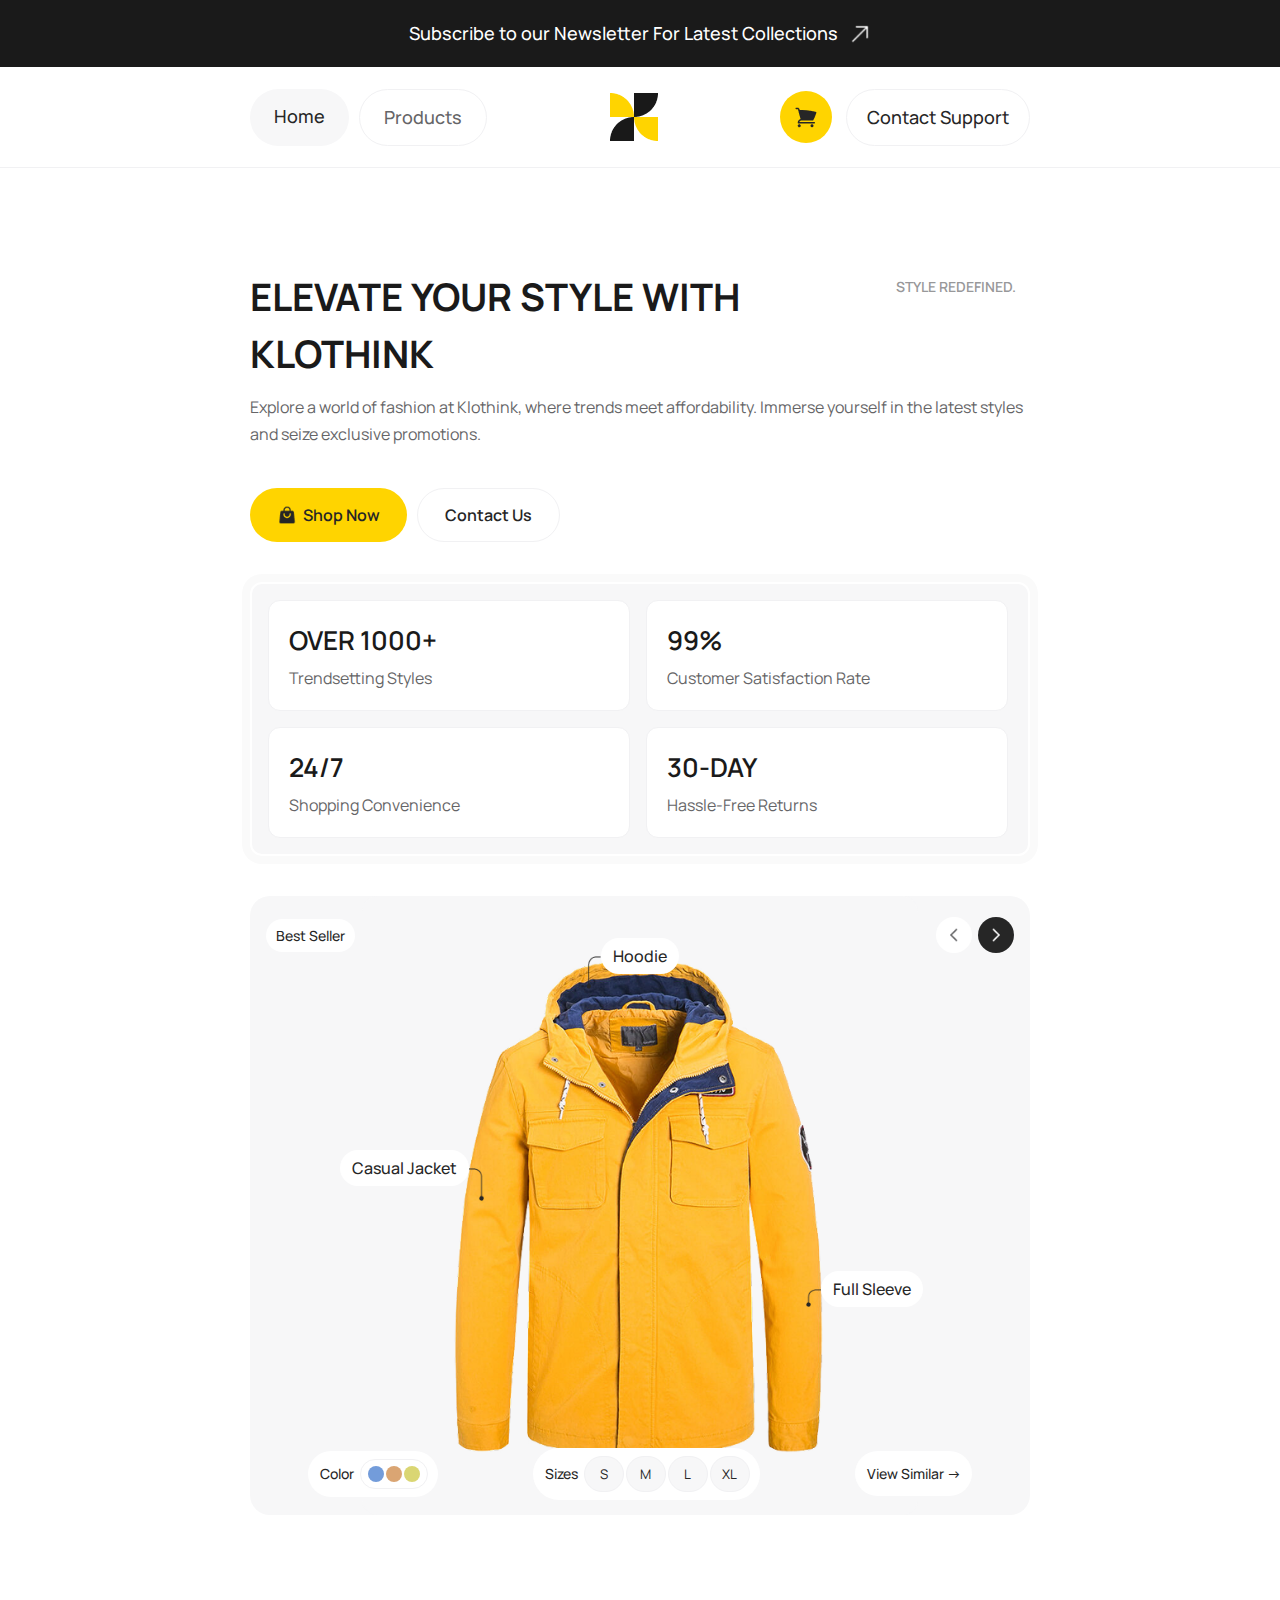
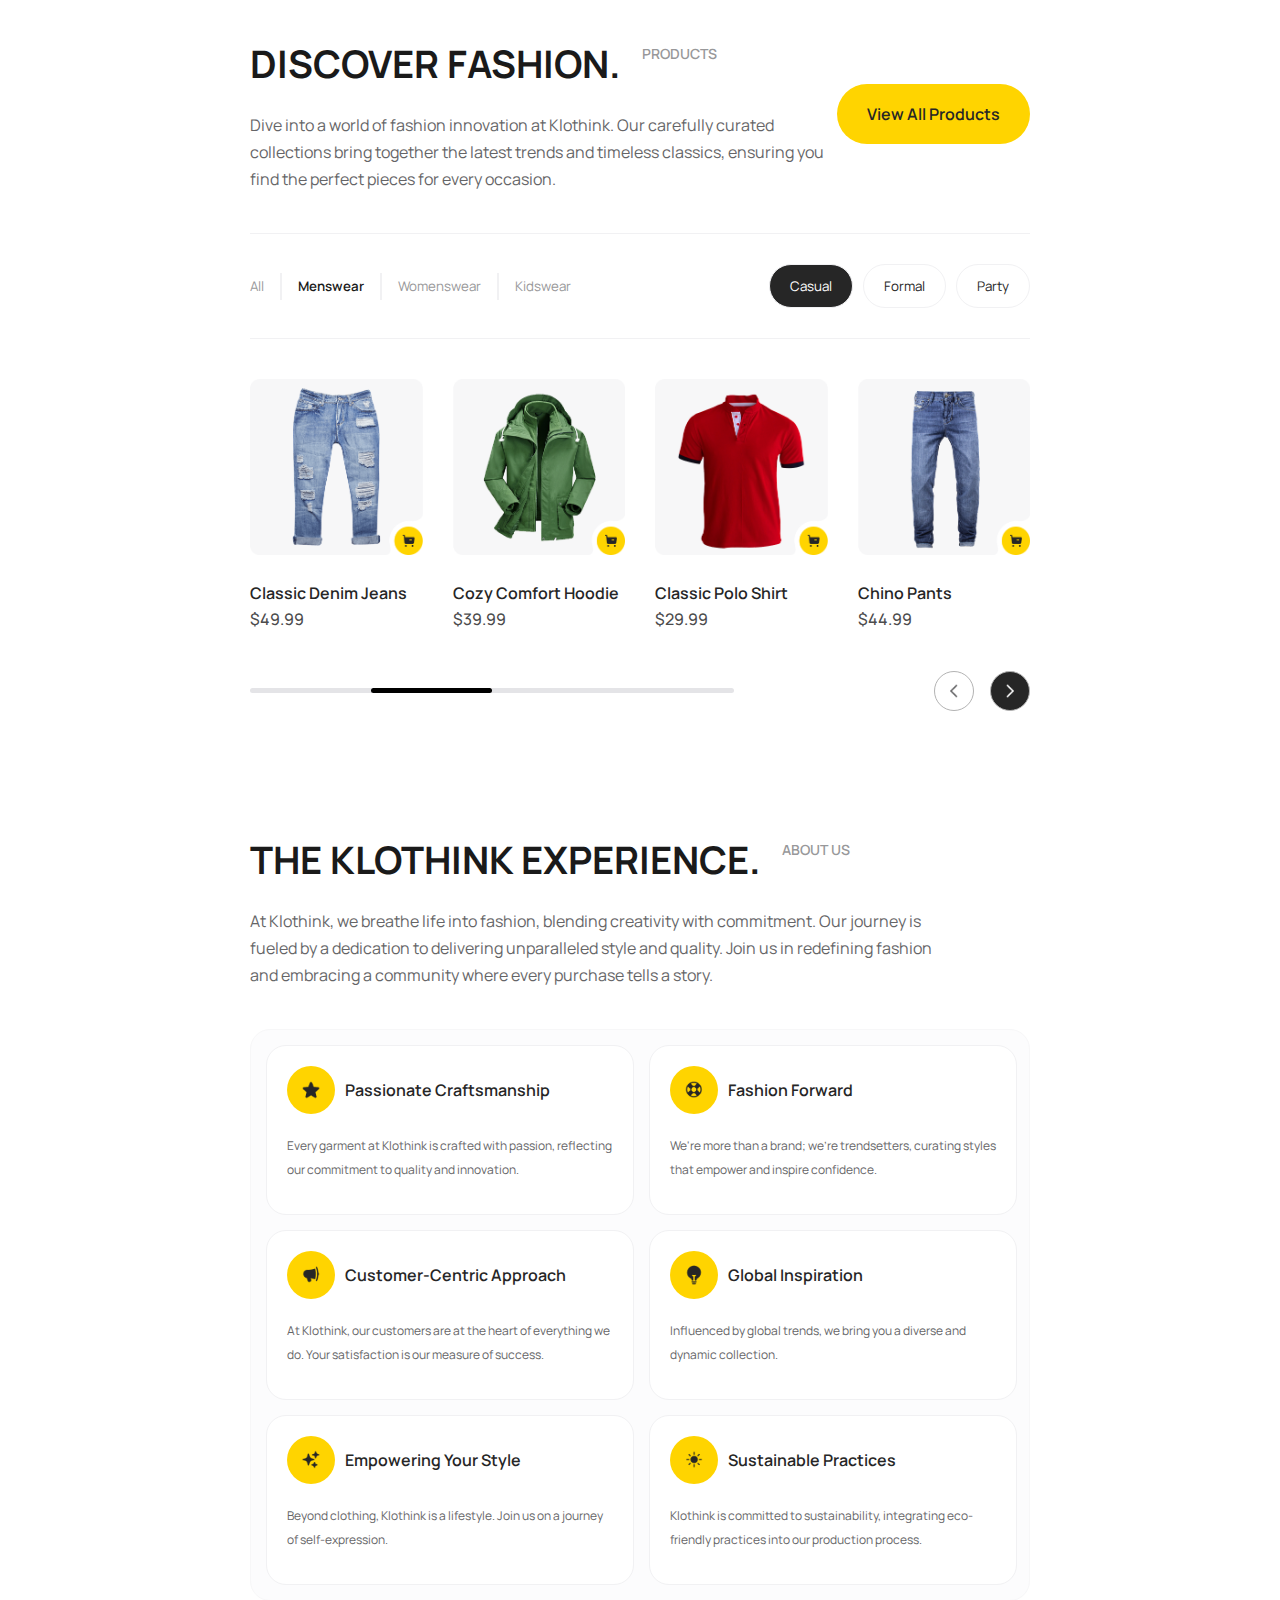
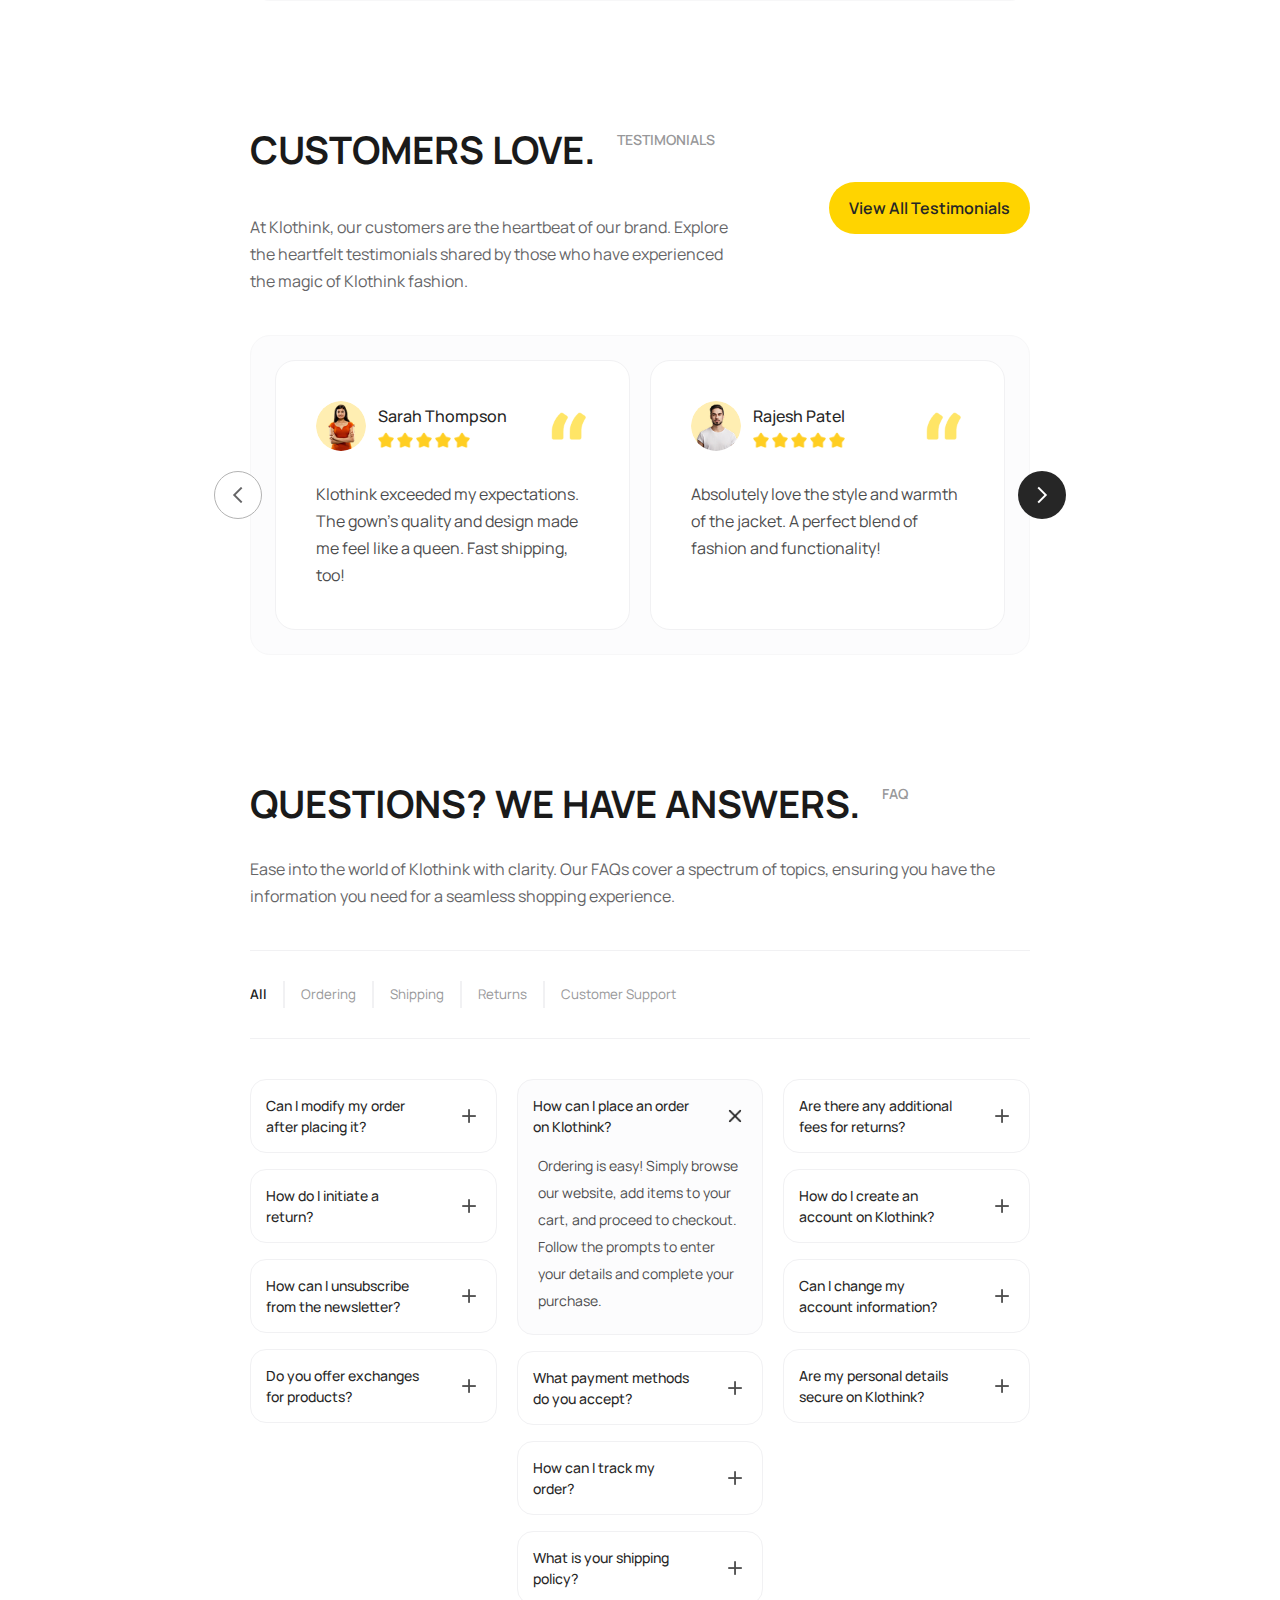
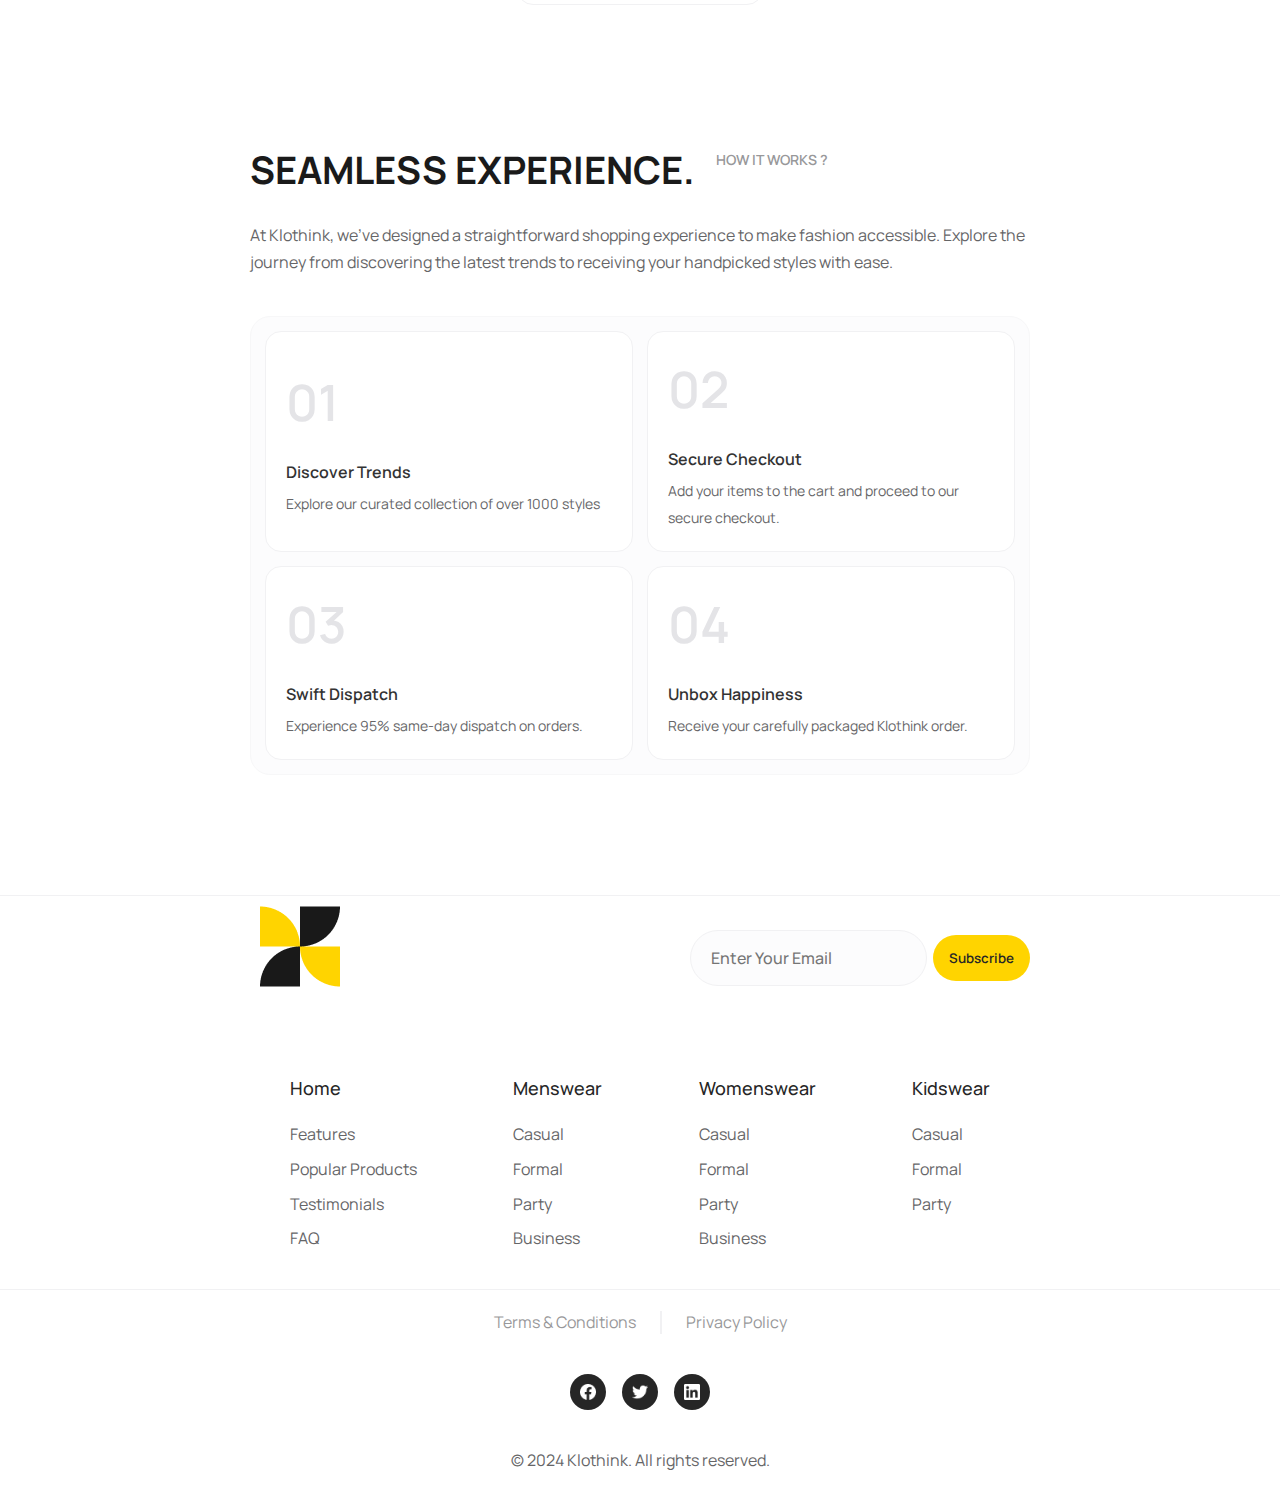
<file: index.html>
<!DOCTYPE html>
<html lang="en">
  <head>
    <meta charset="UTF-8" />
    <meta name="viewport" content="width=device-width, initial-scale=1.0" />
    <title>Klothink</title>
    <link rel="shortcut icon" href="img/Logo.png" type="image/x-icon">

    <!-- css -->
    <link rel="stylesheet" href="css/style.css">
    <!-- css -->

    <!-- fonts -->
    <link
      href="https://fonts.googleapis.com/css2?family=Manrope:wght@400;500;600;700&display=swap"
      rel="stylesheet"
    />
    <!-- fonts -->
  </head>

  <body>
    <!-- header -->
    <header>
      <div class="announcement-banner">
        <a href="#" class="announcement-text">
          Subscribe to our Newsletter For Latest Collections
        </a>
        <img src="img/arrow3.png" alt="Close" class="close-icon" />
      </div>
      <nav class="main-nav">
        <div class="header-block container">
          <div class="nav-links">
            <a href="#" class="nav-link nav-link-active">Home</a>
            <a href="#" class="nav-link nav-link-secondary">Products</a>
          </div>
          <img src="img/Logo.png" alt="Klothink Logo" class="logo" />
          <div class="nav-actions">
            <button class="cart-button">
              <img src="img/icon5.png" alt="" class="cart-icon" />
            </button>
            <a href="#" class="support-link">Contact Support</a>
            <div class="burger-menu">
            <div class="menu-line"></div>
            <div class="menu-line"></div>
            <div class="menu-line menu-line-short"></div>
          </div>
          </div>
        </div>
      </nav>
    </header>
    <!-- header -->

    <!-- main -->
    <main>
      <!-- featured -->
      <section class="main-section container">
        <section class="hero-section">
          <div class="hero-content">
            <div class="hero-text-container">
              <div class="hero-heading-wrapper">
                <h1 class="hero-heading">Elevate Your Style with Klothink</h1>
                <span class="hero-tagline">Style Redefined.</span>
              </div>
              <p class="hero-description">
                Explore a world of fashion at Klothink, where trends meet
                affordability. Immerse yourself in the latest styles and seize
                exclusive promotions.
              </p>
            </div>
            <div class="hero-buttons">
              <a href="#" class="primary-button">
                <img src="img/Icon.png" alt="" class="button-icon" />
                <span>Shop Now</span>
              </a>
              <a href="#" class="secondary-button">Contact Us</a>
            </div>
          </div>
          <div class="stats-container">
            <div class="stat-card">
              <h2 class="stat-heading">Over 1000+</h2>
              <p class="stat-text">Trendsetting Styles</p>
            </div>
            <div class="stat-card">
              <h2 class="stat-heading">99%</h2>
              <p class="stat-text">Customer Satisfaction Rate</p>
            </div>
            <div class="stat-card">
              <h2 class="stat-heading">24/7</h2>
              <p class="stat-text">Shopping Convenience</p>
            </div>
            <div class="stat-card">
              <h2 class="stat-heading">30-Day</h2>
              <p class="stat-text">Hassle-Free Returns</p>
            </div>
          </div>
        </section>

        <section class="featured-product">
          <img
            src="img/container_sub.png"
            alt="Featured clothing item"
            class="featured-image"
          />
          <div class="product-header">
            <span class="product-badge">Best Seller</span>
            <div class="product-controls">
              <button class="arrow-button">
                <img src="img/arrow1.png" alt="" class="arrow-icon" />
              </button>
              <button class="arrow-button arrow-button-dark">
                <img src="img/arrow2.png" alt="" class="arrow-icon" />
              </button>
            </div>
          </div>
          <div class="product-options">
            <div class="color-options">
              <h3 class="options-heading">Color</h3>
              <div class="color-selector">
                <button class="color-dot color-blue"></button>
                <button class="color-dot color-tan"></button>
                <button class="color-dot color-yellow"></button>
              </div>
            </div>
            <div class="size-options">
              <h3 class="options-heading">Sizes</h3>
              <div class="size-selector">
                <button class="size-button">S</button>
                <button class="size-button">M</button>
                <button class="size-button">L</button>
                <button class="size-button">XL</button>
              </div>
            </div>
            <a href="#" class="view-similar">View Similar -></a>
          </div>
          <div class="product-tag casual-tag">
            <span class="tag-text">Casual Jacket</span>
            <img src="img/indicator.png" alt="" class="tag-arrow" />
          </div>
          <div class="product-tag hoodie-tag">
            <span class="tag-text">Hoodie</span>
            <img src="img/indicator1.png" alt="" class="tag-arrow" />
          </div>
          <div class="product-tag sleeve-tag">
            <span class="tag-text">Full Sleeve</span>
            <img src="img/indicator2.png" alt="" class="tag-arrow" />
          </div>
        </section>
      </section>
      <!-- featured -->

      <!-- products -->
      <section class="products-section container">
        <div class="section-header">
          <div class="header-content">
            <div class="section-title-container">
              <h2 class="section-title">Discover Fashion.</h2>
              <span class="section-subtitle">Products</span>
            </div>
            <p class="section-description">
              Dive into a world of fashion innovation at Klothink. Our carefully
              curated collections bring together the latest trends and timeless
              classics, ensuring you find the perfect pieces for every occasion.
            </p>
          </div>
          <a href="#" class="view-all-button">View All Products</a>
        </div>
        <div class="filter-container">
          <div class="category-tabs">
            <button class="tab-button">All</button>
            <span class="tab-divider"></span>
            <button class="tab-button tab-active">Menswear</button>
            <span class="tab-divider"></span>
            <button class="tab-button">Womenswear</button>
            <span class="tab-divider"></span>
            <button class="tab-button">Kidswear</button>
          </div>
          <div class="style-tabs">
            <button class="style-button style-active">Casual</button>
            <button class="style-button">Formal</button>
            <button class="style-button">Party</button>
          </div>
        </div>
        <div class="product-grid">
          <div class="product-card">
            <img
              src="img/Container.png"
              alt="Classic Denim Jeans"
              class="product-image"
            />
            <div class="product-info">
              <h3 class="product-name">Classic Denim Jeans</h3>
              <p class="product-price">$49.99</p>
            </div>
          </div>
          <div class="product-card">
            <img
              src="img/Container1.png"
              alt="Cozy Comfort Hoodie"
              class="product-image"
            />
            <div class="product-info">
              <h3 class="product-name">Cozy Comfort Hoodie</h3>
              <p class="product-price">$39.99</p>
            </div>
          </div>
          <div class="product-card">
            <img
              src="img/Container2.png"
              alt="Classic Polo Shirt"
              class="product-image"
            />
            <div class="product-info">
              <h3 class="product-name">Classic Polo Shirt</h3>
              <p class="product-price">$29.99</p>
            </div>
          </div>
          <div class="product-card">
            <img
              src="img/Container3.png"
              alt="Chino Pants"
              class="product-image"
            />
            <div class="product-info">
              <h3 class="product-name">Chino Pants</h3>
              <p class="product-price">$44.99</p>
            </div>
          </div>
        </div>
        <div class="product-navigation">
          <div class="slider-scroll-block">
            <div class="scroll-block"></div>
          </div>
          <div class="navigation-buttons">
            <button class="nav-arrow-button">
              <img src="img/arrow1.png" alt="" class="nav-arrow-icon" />
            </button>
            <button class="nav-arrow-button arrow-button-dark">
              <img src="img/arrow2.png" alt="" class="nav-arrow-icon" />
            </button>
          </div>
        </div>
      </section>
      <!-- products -->

      <!-- about -->
      <section class="about-section container">
        <div class="about-header">
          <div class="about-title-container">
            <h2 class="about-title">The Klothink Experience.</h2>
            <span class="about-subtitle">About Us</span>
          </div>
          <p class="about-description">
            At Klothink, we breathe life into fashion, blending creativity with
            commitment. Our journey is fueled by a dedication to delivering
            unparalleled style and quality. Join us in redefining fashion and
            embracing a community where every purchase tells a story.
          </p>
        </div>
        <div class="values-container">
          <div class="value-card">
            <div class="value-header">
              <div class="icon-container">
                <img src="img/icon4.png" alt="" class="value-icon" />
              </div>
              <h3 class="value-title">Passionate Craftsmanship</h3>
            </div>
            <p class="value-description">
              Every garment at Klothink is crafted with passion, reflecting our
              commitment to quality and innovation.
            </p>
          </div>
          <div class="value-card">
            <div class="value-header">
              <div class="icon-container">
                <img src="img/icon6.png" alt="" class="value-icon" />
              </div>
              <h3 class="value-title">Fashion Forward</h3>
            </div>
            <p class="value-description">
              We're more than a brand; we're trendsetters, curating styles that
              empower and inspire confidence.
            </p>
          </div>
          <div class="value-card">
            <div class="value-header">
              <div class="icon-container">
                <img src="img/icon7.png" alt="" class="value-icon" />
              </div>
              <h3 class="value-title">Customer-Centric Approach</h3>
            </div>
            <p class="value-description">
              At Klothink, our customers are at the heart of everything we do.
              Your satisfaction is our measure of success.
            </p>
          </div>
          <div class="value-card">
            <div class="value-header">
              <div class="icon-container">
                <img src="img/icon8.png" alt="" class="value-icon" />
              </div>
              <h3 class="value-title">Global Inspiration</h3>
            </div>
            <p class="value-description">
              Influenced by global trends, we bring you a diverse and dynamic
              collection.
            </p>
          </div>
          <div class="value-card">
            <div class="value-header">
              <div class="icon-container">
                <img src="img/icon9.png" alt="" class="value-icon" />
              </div>
              <h3 class="value-title">Empowering Your Style</h3>
            </div>
            <p class="value-description">
              Beyond clothing, Klothink is a lifestyle. Join us on a journey of
              self-expression.
            </p>
          </div>
          <div class="value-card">
            <div class="value-header">
              <div class="icon-container">
                <img src="img/icon10.png" alt="" class="value-icon" />
              </div>
              <h3 class="value-title">Sustainable Practices</h3>
            </div>
            <p class="value-description">
              Klothink is committed to sustainability, integrating eco-friendly
              practices into our production process.
            </p>
          </div>
        </div>
      </section>
      <!-- about -->

      <!-- testimonial -->
      <section class="testimonials-section container">
        <div class="testimonials-header">
          <div class="testimonials-content">
            <div class="testimonials-title-container">
              <h2 class="testimonials-title">Customers Love.</h2>
              <span class="testimonials-subtitle">Testimonials</span>
            </div>
            <p class="testimonials-description">
              At Klothink, our customers are the heartbeat of our brand. Explore
              the heartfelt testimonials shared by those who have experienced
              the magic of Klothink fashion.
            </p>
          </div>
          <a href="#" class="view-testimonials-button">View All Testimonials</a>
        </div>
        <div class="testimonials-container">
          <div class="testimonial-card">
            <div class="testimonial-header">
              <div class="customer-info">
                <img
                  src="img/per.png"
                  alt="Sarah Thompson"
                  class="customer-image"
                />
                <div class="customer-details">
                  <h3 class="customer-name">Sarah Thompson</h3>
                  <div class="rating">
                    <img src="img/Shape.png" alt="⭐" class="star-icon" />
                    <img src="img/Shape.png" alt="⭐" class="star-icon" />
                    <img src="img/Shape.png" alt="⭐" class="star-icon" />
                    <img src="img/Shape.png" alt="⭐" class="star-icon" />
                    <img src="img/Shape.png" alt="⭐" class="star-icon" />
                  </div>
                </div>
              </div>
              <img src="img/quotes.png" alt="Quote" class="quote-icon" />
            </div>
            <p class="testimonial-text">
              Klothink exceeded my expectations. The gown's quality and design
              made me feel like a queen. Fast shipping, too!
            </p>
          </div>
          <div class="testimonial-card">
            <div class="testimonial-header">
              <div class="customer-info">
                <img
                  src="img/per1.png"
                  alt="Rajesh Patel"
                  class="customer-image"
                />
                <div class="customer-details">
                  <h3 class="customer-name">Rajesh Patel</h3>
                  <div class="rating">
                    <img src="img/Shape.png" alt="⭐" class="star-icon" />
                    <img src="img/Shape.png" alt="⭐" class="star-icon" />
                    <img src="img/Shape.png" alt="⭐" class="star-icon" />
                    <img src="img/Shape.png" alt="⭐" class="star-icon" />
                    <img src="img/Shape.png" alt="⭐" class="star-icon" />
                  </div>
                </div>
              </div>
              <img src="img/quotes.png" alt="Quote" class="quote-icon" />
            </div>
            <p class="testimonial-text">
              Absolutely love the style and warmth of the jacket. A perfect
              blend of fashion and functionality!
            </p>
          </div>
          <div class="testimonial-card">
            <div class="testimonial-header">
              <div class="customer-info">
                <img
                  src="img/per2.png"
                  alt="Emily Walker"
                  class="customer-image"
                />
                <div class="customer-details">
                  <h3 class="customer-name">Emily Walker</h3>
                  <div class="rating">
                    <img src="img/Shape.png" alt="⭐" class="star-icon" />
                    <img src="img/Shape.png" alt="⭐" class="star-icon" />
                    <img src="img/Shape.png" alt="⭐" class="star-icon" />
                    <img src="img/Shape.png" alt="⭐" class="star-icon" />
                    <img src="img/Shape.png" alt="⭐" class="star-icon" />
                  </div>
                </div>
              </div>
              <img src="img/quotes.png" alt="Quote" class="quote-icon" />
            </div>
            <p class="testimonial-text">
              Adorable and comfortable! My daughter loves her new outfit. Thank
              you, Klothink, for dressing our little fashionista.
            </p>
          </div>
          <button class="testimonial-nav-next">
            <img src="img/arrow2.png" alt="" class="testimonial-arrow" />
          </button>
          <button class="testimonial-nav-prev">
            <img src="img/arrow1.png" alt="" class="testimonial-arrow" />
          </button>
        </div>
      </section>
      <!-- testimonial -->

      <!-- faq -->
      <section class="faq-section container">
        <div class="faq-header">
          <div class="faq-title-container">
            <h2 class="faq-title">Questions? We Have Answers.</h2>
            <span class="faq-subtitle">FAQ</span>
          </div>
          <p class="faq-description">
            Ease into the world of Klothink with clarity. Our FAQs cover a
            spectrum of topics, ensuring you have the information you need for a
            seamless shopping experience.
          </p>
        </div>
        <div class="faq-tabs">
          <button class="faq-tab faq-tab-active">All</button>
          <span class="faq-divider"></span>
          <button class="faq-tab">Ordering</button>
          <span class="faq-divider"></span>
          <button class="faq-tab">Shipping</button>
          <span class="faq-divider"></span>
          <button class="faq-tab">Returns</button>
          <span class="faq-divider"></span>
          <button class="faq-tab">Customer Support</button>
        </div>
        <div class="faq-container">
          <div class="faq-column">
            <details class="faq-item">
              <summary class="faq-question">
                <h3>Can I modify my order after placing it?</h3>
                <img src="img/icon12.png" alt="Expand" class="expand-icon" />
              </summary>
              <div class="faq-answer">
                <p>
                  Lorem ipsum, dolor sit amet consectetur adipisicing elit.
                  Praesentium, ullam. Voluptate laboriosam et consequatur
                  necessitatibus magni rerum ad, animi ratione!
                </p>
              </div>
            </details>
            <details class="faq-item">
              <summary class="faq-question">
                <h3>How do I initiate a return?</h3>
                <img src="img/icon12.png" alt="Expand" class="expand-icon" />
              </summary>
              <div class="faq-answer">
                <p>
                  Lorem ipsum, dolor sit amet consectetur adipisicing elit.
                  Praesentium, ullam. Voluptate laboriosam et consequatur
                  necessitatibus magni rerum ad, animi ratione!
                </p>
              </div>
            </details>
            <details class="faq-item">
              <summary class="faq-question">
                <h3>How can I unsubscribe from the newsletter?</h3>
                <img src="img/icon12.png" alt="Expand" class="expand-icon" />
              </summary>
              <div class="faq-answer">
                <p>
                  Lorem ipsum, dolor sit amet consectetur adipisicing elit.
                  Praesentium, ullam. Voluptate laboriosam et consequatur
                  necessitatibus magni rerum ad, animi ratione!
                </p>
              </div>
            </details>
            <details class="faq-item">
              <summary class="faq-question">
                <h3>Do you offer exchanges for products?</h3>
                <img src="img/icon12.png" alt="Expand" class="expand-icon" />
              </summary>
              <div class="faq-answer">
                <p>
                  Lorem ipsum, dolor sit amet consectetur adipisicing elit.
                  Praesentium, ullam. Voluptate laboriosam et consequatur
                  necessitatibus magni rerum ad, animi ratione!
                </p>
              </div>
            </details>
          </div>
          <div class="faq-column">
            <details class="faq-item faq-item-active" open>
              <summary class="faq-question">
                <h3>How can I place an order on Klothink?</h3>
                <img src="img/icon13.png" alt="Collapse" class="expand-icon" />
              </summary>
              <div class="faq-answer">
                <p>
                  Ordering is easy! Simply browse our website, add items to your
                  cart, and proceed to checkout. Follow the prompts to enter
                  your details and complete your purchase.
                </p>
              </div>
            </details>
            <details class="faq-item">
              <summary class="faq-question">
                <h3>What payment methods do you accept?</h3>
                <img src="img/icon12.png" alt="Expand" class="expand-icon" />
              </summary>
              <div class="faq-answer">
                <p>
                  Lorem ipsum, dolor sit amet consectetur adipisicing elit.
                  Praesentium, ullam. Voluptate laboriosam et consequatur
                  necessitatibus magni rerum ad, animi ratione!
                </p>
              </div>
            </details>
            <details class="faq-item">
              <summary class="faq-question">
                <h3>How can I track my order?</h3>
                <img src="img/icon12.png" alt="Expand" class="expand-icon" />
              </summary>
              <div class="faq-answer">
                <p>
                  Lorem ipsum, dolor sit amet consectetur adipisicing elit.
                  Praesentium, ullam. Voluptate laboriosam et consequatur
                  necessitatibus magni rerum ad, animi ratione!
                </p>
              </div>
            </details>
            <details class="faq-item">
              <summary class="faq-question">
                <h3>What is your shipping policy?</h3>
                <img src="img/icon12.png" alt="Expand" class="expand-icon" />
              </summary>
              <div class="faq-answer">
                <p>
                  Lorem ipsum, dolor sit amet consectetur adipisicing elit.
                  Praesentium, ullam. Voluptate laboriosam et consequatur
                  necessitatibus magni rerum ad, animi ratione!
                </p>
              </div>
            </details>
          </div>
          <div class="faq-column">
            <details class="faq-item">
              <summary class="faq-question">
                <h3>Are there any additional fees for returns?</h3>
                <img src="img/icon12.png" alt="Expand" class="expand-icon" />
              </summary>
              <div class="faq-answer">
                <p>
                  Lorem ipsum, dolor sit amet consectetur adipisicing elit.
                  Praesentium, ullam. Voluptate laboriosam et consequatur
                  necessitatibus magni rerum ad, animi ratione!
                </p>
              </div>
            </details>
            <details class="faq-item">
              <summary class="faq-question">
                <h3>How do I create an account on Klothink?</h3>
                <img src="img/icon12.png" alt="Expand" class="expand-icon" />
              </summary>
              <div class="faq-answer">
                <p>
                  Lorem ipsum, dolor sit amet consectetur adipisicing elit.
                  Praesentium, ullam. Voluptate laboriosam et consequatur
                  necessitatibus magni rerum ad, animi ratione!
                </p>
              </div>
            </details>
            <details class="faq-item">
              <summary class="faq-question">
                <h3>Can I change my account information?</h3>
                <img src="img/icon12.png" alt="Expand" class="expand-icon" />
              </summary>
              <div class="faq-answer">
                <p>
                  Lorem ipsum, dolor sit amet consectetur adipisicing elit.
                  Praesentium, ullam. Voluptate laboriosam et consequatur
                  necessitatibus magni rerum ad, animi ratione!
                </p>
              </div>
            </details>
            <details class="faq-item">
              <summary class="faq-question">
                <h3>Are my personal details secure on Klothink?</h3>
                <img src="img/icon12.png" alt="Expand" class="expand-icon" />
              </summary>
              <div class="faq-answer">
                <p>
                  Lorem ipsum, dolor sit amet consectetur adipisicing elit.
                  Praesentium, ullam. Voluptate laboriosam et consequatur
                  necessitatibus magni rerum ad, animi ratione!
                </p>
              </div>
            </details>
          </div>
        </div>
      </section>
      <!-- faq -->

      <!-- process -->
      <section class="process-section container">
        <div class="process-header">
          <div class="process-title-container">
            <h2 class="process-title">Seamless Experience.</h2>
            <span class="process-subtitle">How it Works ?</span>
          </div>
          <p class="process-description">
            At Klothink, we've designed a straightforward shopping experience to
            make fashion accessible. Explore the journey from discovering the
            latest trends to receiving your handpicked styles with ease.
          </p>
        </div>
        <div class="process-steps">
          <div class="process-step">
            <span class="step-number">01</span>
            <div class="step-content">
              <h3 class="step-title">Discover Trends</h3>
              <p class="step-description">
                Explore our curated collection of over 1000 styles
              </p>
            </div>
          </div>
          <div class="process-step">
            <span class="step-number">02</span>
            <div class="step-content">
              <h3 class="step-title">Secure Checkout</h3>
              <p class="step-description">
                Add your items to the cart and proceed to our secure checkout.
              </p>
            </div>
          </div>
          <div class="process-step">
            <span class="step-number">03</span>
            <div class="step-content">
              <h3 class="step-title">Swift Dispatch</h3>
              <p class="step-description">
                Experience 95% same-day dispatch on orders.
              </p>
            </div>
          </div>
          <div class="process-step">
            <span class="step-number">04</span>
            <div class="step-content">
              <h3 class="step-title">Unbox Happiness</h3>
              <p class="step-description">
                Receive your carefully packaged Klothink order.
              </p>
            </div>
          </div>
        </div>
      </section>
      <!-- process -->
    </main>
    <!-- main -->

    <!-- footer -->
    <footer>
      <div class="footer-main">
        <div class="container footer-container">
          <div class="footer">
            <img src="img/logo1.png" alt="Klothink" class="footer-logo" />
            <div class="newsletter">
              <input
                type="email"
                placeholder="Enter Your Email"
                class="newsletter-input"
              />
              <button class="newsletter-button">Subscribe</button>
            </div>
          </div>
          <div class="footer-links">
            <div class="footer-column">
              <h3 class="footer-heading">Home</h3>
              <ul class="footer-menu">
                <li><a href="#">Features</a></li>
                <li><a href="#">Popular Products</a></li>
                <li><a href="#">Testimonials</a></li>
                <li><a href="#">FAQ</a></li>
              </ul>
            </div>
            <div class="footer-column">
              <h3 class="footer-heading">Menswear</h3>
              <ul class="footer-menu">
                <li><a href="#">Casual</a></li>
                <li><a href="#">Formal</a></li>
                <li><a href="#">Party</a></li>
                <li><a href="#">Business</a></li>
              </ul>
            </div>
            <div class="footer-column">
              <h3 class="footer-heading">Womenswear</h3>
              <ul class="footer-menu">
                <li><a href="#">Casual</a></li>
                <li><a href="#">Formal</a></li>
                <li><a href="#">Party</a></li>
                <li><a href="#">Business</a></li>
              </ul>
            </div>
            <div class="footer-column">
              <h3 class="footer-heading">Kidswear</h3>
              <ul class="footer-menu">
                <li><a href="#">Casual</a></li>
                <li><a href="#">Formal</a></li>
                <li><a href="#">Party</a></li>
              </ul>
            </div>
          </div>
        </div>
      </div>
      <div class="footer-bottom">
        <div class="container footer-container">
          <div class="legal-links">
            <a href="#" class="legal-link">Terms & Conditions</a>
            <span class="legal-divider"></span>
            <a href="#" class="legal-link">Privacy Policy</a>
          </div>
          <div class="social-links">
            <a href="#" class="social-link">
              <img src="img/soc1.png" alt="" class="social-icon" />
            </a>
            <a href="#" class="social-link">
              <img src="img/soc2.png" alt="" class="social-icon" />
            </a>
            <a href="#" class="social-link">
              <img src="img/soc3.png" alt="" class="social-icon" />
            </a>
          </div>
          <a class="copyright">© 2024 Klothink. All rights reserved.</a>
        </div>
      </div>
    </footer>
    <!-- footer -->
  </body>
</html>
</file>
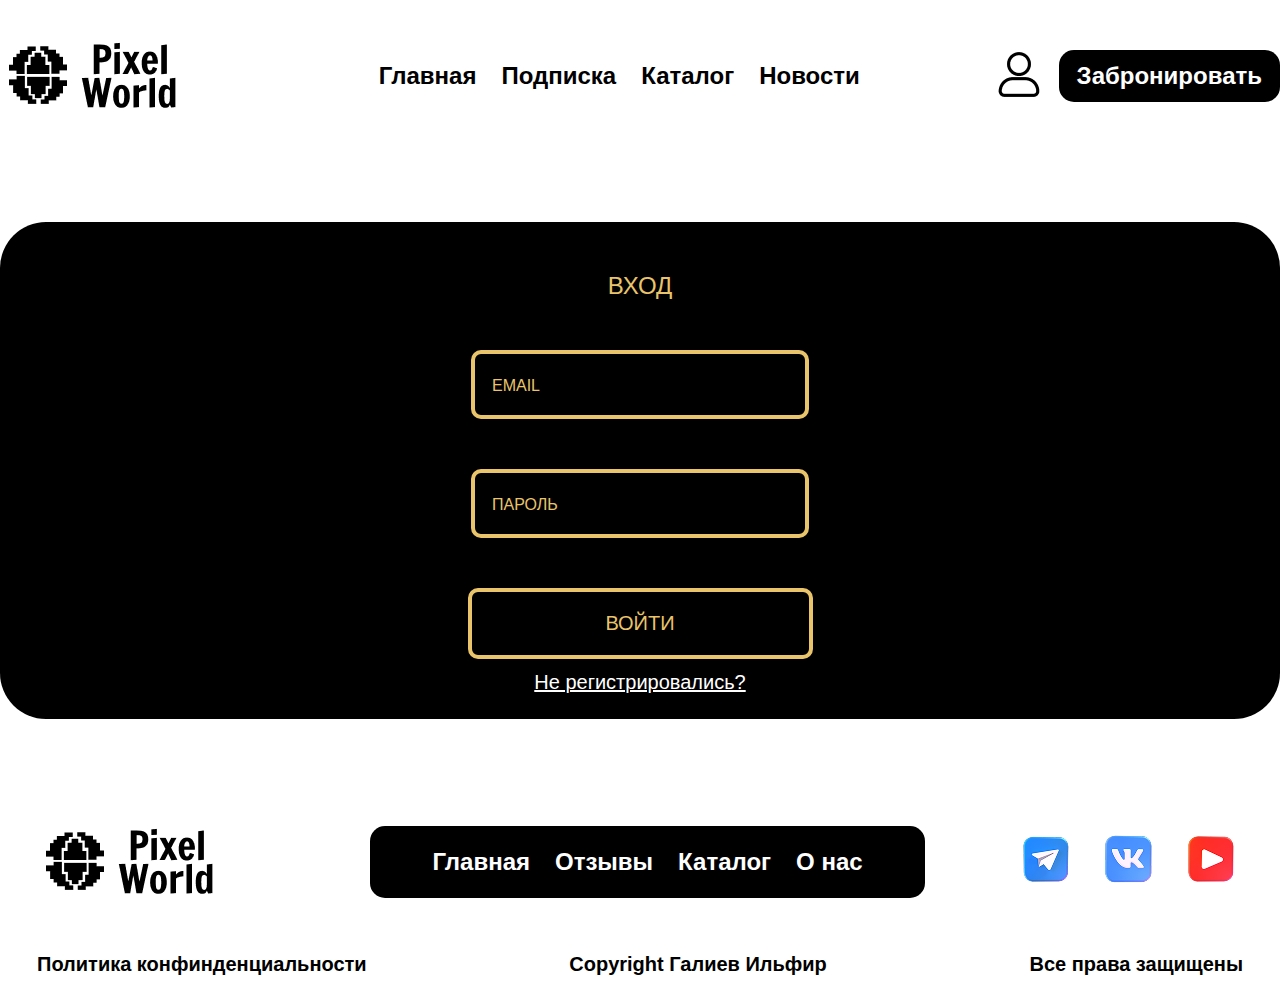
<file: authorization.html>
<!DOCTYPE html>
<html lang="en">

<head>
    <meta charset="UTF-8">
    <meta name="viewport" content="width=device-width, initial-scale=1.0">
    <title>PixelWorld</title>
    <link rel="stylesheet" href="style/style.css">
    <link rel="shortcut icon" href="image/мир (1).png" type="image/x-icon">
    <link rel="shortcut icon" href="assets/image/favicon.png" type="image/x-icon">
</head>

<body>
    <!-- header -->
    <header class="header">
        <div class="container">
            <a href="main.html"><img src="image/лого (1).png" alt=""></a>
            <nav class="header-menu">
                <a href="main.html">Главная</a>
                <a href="main.html#folower">Подписка</a>
                <a href="catalog.html">Каталог</a>
                <a href="main.html#news">Новости</a>
            </nav>
            <div class="header-links">
                <a href="#"><img src="image/лк.png" alt=""></a>
                <a href="main.html#folower" class="btn btn-red">Забронировать</a>
            </div>
        </div>
    </header>

    <form class="autreg" action="">
        <h4 class="text-warning text-center pt-5">ВХОД</h4>        
 <label> 
    <input 
       type="text" 
       name="username" 
       placeholder="EMAIL"/> 
   <div class="line-box"> 
   <div class="line">
 </div> 
 </div> 
 </label> 
 <label> 
    <input 
       type="password"  
       name="password" 
       placeholder="ПАРОЛЬ"/> 
  <div class="line-box"> 
  <div class="line"></div> 
  </div> 
 </label> 
    <a href="#" class="button" type="submit">ВОЙТИ</a> 
    <a class="reg_button" href="register.html">Не регистрировались?</a>
    </form>
    

    <!-- footer -->
    <footer>
        <div class="container">
            <div class="main-footer-block">
                <a href="index.html"><img src="image/лого (1).png" alt=""></a>
                <nav class="footer-menu">
                    <a href="index.html">Главная</a>
                    <a href="index.html#review">Отзывы</a>
                    <a href="catalog.html">Каталог</a>
                    <a href="index.html#preim">О нас</a>
                </nav>
                <div class="footer-links">
                    <a href="https://web.telegram.org/a/" target="_blank"><img src="image/telegram 4.png"
                            alt=""></a>
                    <a href="https://vk.com/?u=2&to=L2luZGV4LnBocA--" target="_blank"><img
                            src="image/vk2 3.png" alt=""></a>
                    <a href="https://www.youtube.com/" target="_blank"><img src="image/youtoobe.png"
                            alt=""></a>
                </div>
            </div>
            <div class="other-footer-block">
                <a href="assets/пользоватеьское соглашение.docx" download>Политика конфинденциальности</a>
                <a href="https://t.me/n0vv1ik" target="_blank">Copyright Галиев Ильфир</a>
                <a href="https://www.consultant.ru/document/cons_doc_LAW_10699/5c337673c261a026c476d578035ce68a0ae86da0/"
                    target="_blank">Все права защищены</a>
            </div>
        </div>
    </footer>
</body>

</html>
</file>
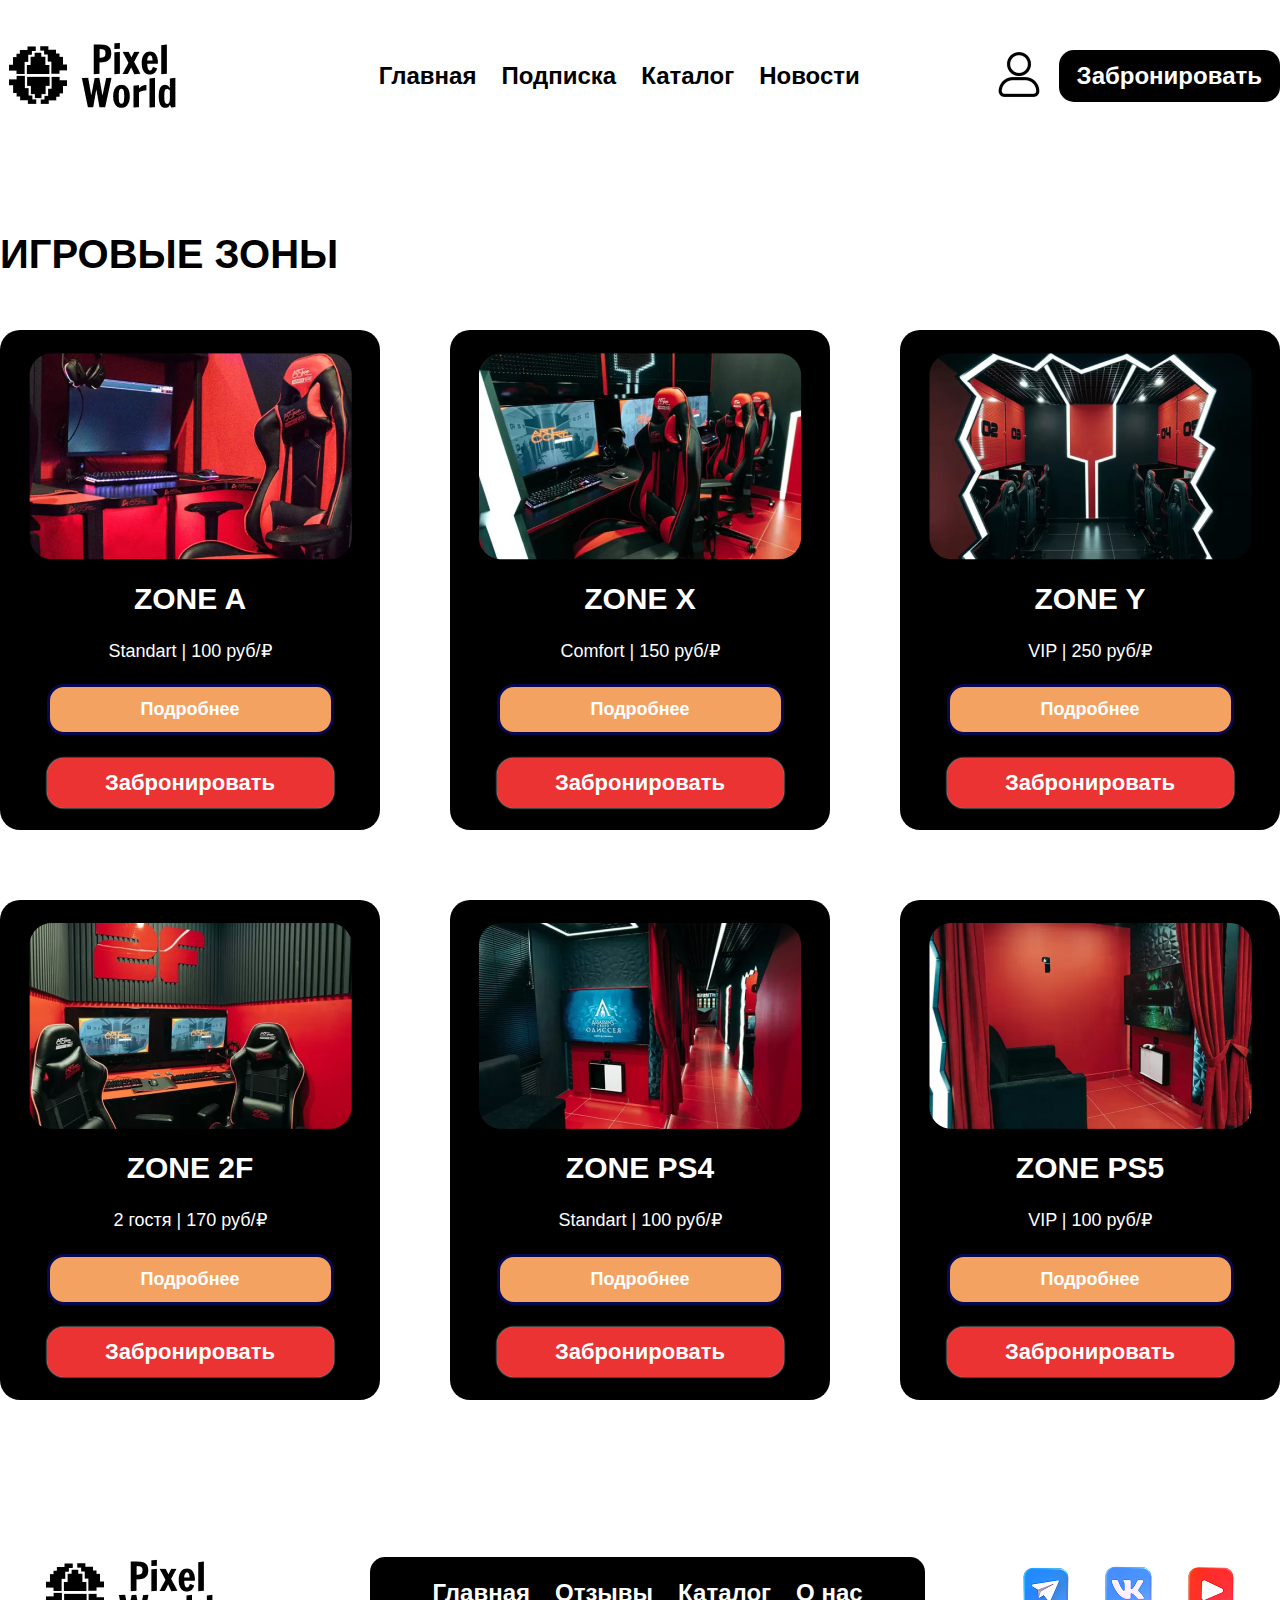
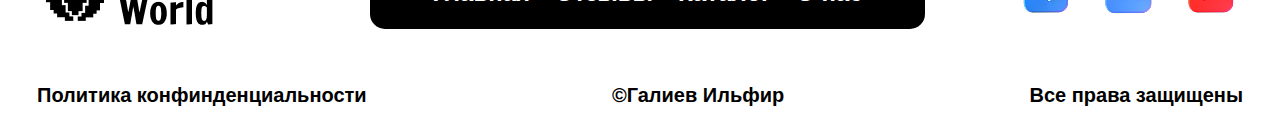
<file: catalog.html>
<!DOCTYPE html>
<html lang="en">

<head>
    <meta charset="UTF-8">
    <meta name="viewport" content="width=device-width, initial-scale=1.0">
    <title>PixelWorld</title>
    <link rel="stylesheet" href="style/style.css">
    <link rel="shortcut icon" href="image/мир (1).png" type="image/x-icon">
    <link rel="shortcut icon" href="assets/image/favicon.png" type="image/x-icon">
</head>

<body>
    <!-- header -->
    <header class="header">
        <div class="container">
            <a href="main.html"><img src="image/лого (1).png" alt=""></a>
            <nav class="header-menu">
                <a href="main.html">Главная</a>
                <a href="main.html#folower">Подписка</a>
                <a href="catalog.html">Каталог</a>
                <a href="main.html#news">Новости</a>
            </nav>
            <div class="header-links">
                <a href="authorization.html"><img src="image/лк.png" alt=""></a>
                <a href="main.html#folower" class="btn btn-red">Забронировать</a>
            </div>
        </div>
    </header>

    <section class="TovarCatalog container">
        <h2>ИГРОВЫЕ ЗОНЫ</h2>
        <p class="TovarText">У нас ты познаешь весь дзен виртуальной реальности</p>
        <div class="Catalog">
            <div class="CatalogItem">
                <img src="image/image2(3).png" alt="">
                <h3>ZONE A</h3>
                <p>Standart | 100 руб/₽</p>
                <button class="detailed">Подробнее</button>
                <button class="book">Забронировать</button>
            </div>
            <div class="CatalogItem">
                <img src="image/image3(3).png" alt="">
                <h3>ZONE X</h3>
                <p>Comfort | 150 руб/₽</p>
                <button class="detailed">Подробнее</button>
                <button class="book">Забронировать</button>
            </div>
            <div class="CatalogItem">
                <img src="image/image4(3).png" alt="">
                <h3>ZONE Y</h3>
                <p>VIP | 250 руб/₽</p>
                <button class="detailed">Подробнее</button>
                <button class="book">Забронировать</button>
            </div>
            <div class="CatalogItem">
                <img src="image/image9(2).png" alt="">
                <h3>ZONE 2F</h3>
                <p>2 гостя | 170 руб/₽</p>
                <button class="detailed">Подробнее</button>
                <button class="book">Забронировать</button>
            </div>
            <div class="CatalogItem">
                <img src="image/image8(3).png" alt="">
                <h3>ZONE PS4</h3>
                <p>Standart | 100 руб/₽</p>
                <button class="detailed">Подробнее</button>
                <button class="book">Забронировать</button>
            </div>
            <div class="CatalogItem">
                <img src="image/image7(2).png" alt="">
                <h3>ZONE PS5</h3>
                <p>VIP | 100 руб/₽</p>
                <button class="detailed">Подробнее</button>
                <button class="book">Забронировать</button>
            </div>
        </div>
    </section>
    

    <!-- footer -->
    <footer>
        <div class="container">
            <div class="main-footer-block">
                <a href="index.html"><img src="image/лого (1).png" alt=""></a>
                <nav class="footer-menu">
                    <a href="index.html">Главная</a>
                    <a href="index.html#review">Отзывы</a>
                    <a href="catalog.html">Каталог</a>
                    <a href="index.html#preim">О нас</a>
                </nav>
                <div class="footer-links">
                    <a href="https://web.telegram.org/a/" target="_blank"><img src="image/telegram 4.png"
                            alt=""></a>
                    <a href="https://vk.com/?u=2&to=L2luZGV4LnBocA--" target="_blank"><img
                            src="image/vk2 3.png" alt=""></a>
                    <a href="https://www.youtube.com/" target="_blank"><img src="image/youtoobe.png"
                            alt=""></a>
                </div>
            </div>
            <div class="other-footer-block">
                <a href="assets/пользоватеьское соглашение.docx" download>Политика конфинденциальности</a>
                <a href="https://t.me/n0vv1ik" target="_blank">©Галиев Ильфир</a>
                <a href="https://www.consultant.ru/document/cons_doc_LAW_10699/5c337673c261a026c476d578035ce68a0ae86da0/"
                    target="_blank">Все права защищены</a>
            </div>
        </div>
    </footer>
</body>

</html>
</file>
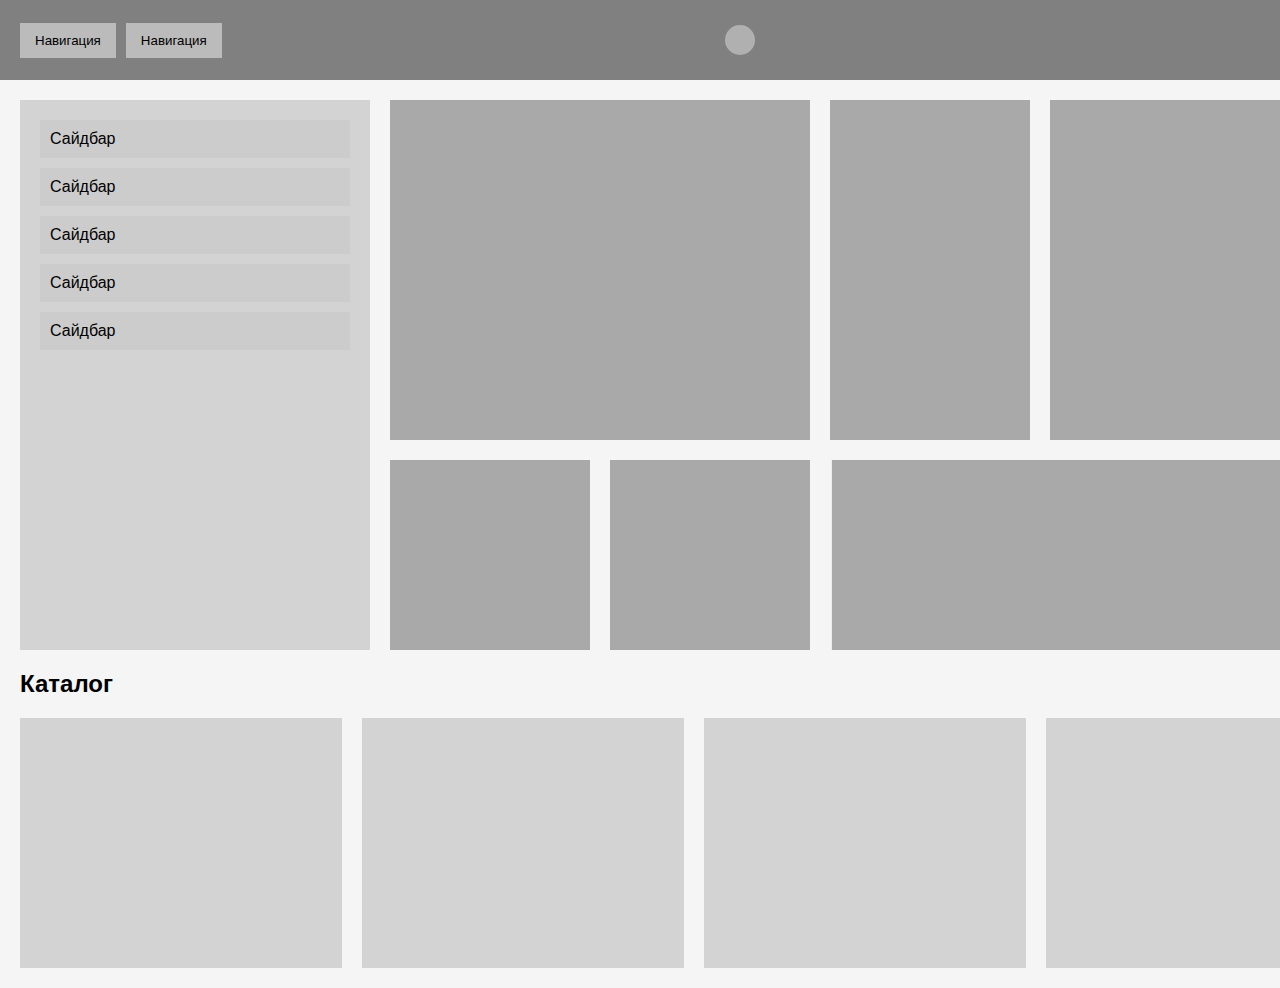
<file: grid.html>
<!DOCTYPE html>
<html lang="ru">
<head>
    <meta charset="UTF-8">
    <meta name="viewport" content="width=device-width, initial-scale=1.0">
    <title>Grid Layout</title>
    <link rel="stylesheet" href="style2.css">
</head>
<body>
    <div class="header-wrapper">
        <div class="header">
            <div class="nav-buttons">
                <button class="nav-button">Навигация</button>
                <button class="nav-button">Навигация</button>
            </div>
            <div class="circle"></div>
            <button class="login-button">Вход</button>
        </div>
    </div>
    <div class="container">
        <div class="sidebar">   
            <div>Сайдбар</div>
            <div>Сайдбар</div>
            <div>Сайдбар</div>
            <div>Сайдбар</div>
            <div>Сайдбар</div>
        </div>
<div class="gallery">
            <div style="background-image: url('https://avatars.mds.yandex.net/i?id=5c671839147bc31d13cc99a1ebee7d837bc1b545-5361661-images-thumbs&n=13'); background-repeat: no-repeat; background-size: cover;"></div>
            <div style="background-image: url('https://avatars.mds.yandex.net/i?id=d87992420bd097121f42993fae7726959e70fb5a-10289922-images-thumbs&n=13');background-repeat: no-repeat; background-size: cover;"></div>
            <div style="background-image: url('https://avatars.mds.yandex.net/i?id=c57516056eb29d6a87b4645819256947b5d7fe46-7543982-images-thumbs&n=13');background-repeat: no-repeat; background-size: cover;"></div>
            <div style="background-image: url('https://avatars.mds.yandex.net/i?id=84573452f4fdf7d148005e8b3a3749e53fbb8578-7086141-images-thumbs&n=13');background-repeat: no-repeat; background-size: cover;"></div>
            <div style="background-image: url('https://avatars.mds.yandex.net/i?id=84573452f4fdf7d148005e8b3a3749e53fbb8578-7086141-images-thumbs&n=13');background-repeat: no-repeat; background-size: cover;"></div>
            <div style="background-image: url('https://avatars.mds.yandex.net/i?id=b14cdfc1060d3a0464b67da925db91c054d17582-12540799-images-thumbs&n=13');background-repeat: no-repeat; background-size: cover;"></div>
        </div>
        <div class="catalog-title">Каталог</div>
        <div class="catalog">
            <div style="background-image: url('https://avatars.mds.yandex.net/i?id=15ab67502daccbb51a6a4390bc55b2e6e811b45c-5424817-images-thumbs&n=13');"></div>
            <div style="background-image: url('https://avatars.mds.yandex.net/i?id=11bfcf22e520789cd45d75a67f286fb6d69ed69a-9026072-images-thumbs&n=13');"></div>
            <div style="background-image: url('https://avatars.mds.yandex.net/i?id=98e0833384abd0fc9a30d46f57b7032d9ed2c2e2-8527116-images-thumbs&n=13');"></div>
            <div style="background-image: url('https://avatars.mds.yandex.net/i?id=cef4768fb2018f745f989cc9d8a4e36f314801dd-6419094-images-thumbs&n=13');"></div>
        </div>
    </div>
</body>
</html>
</file>
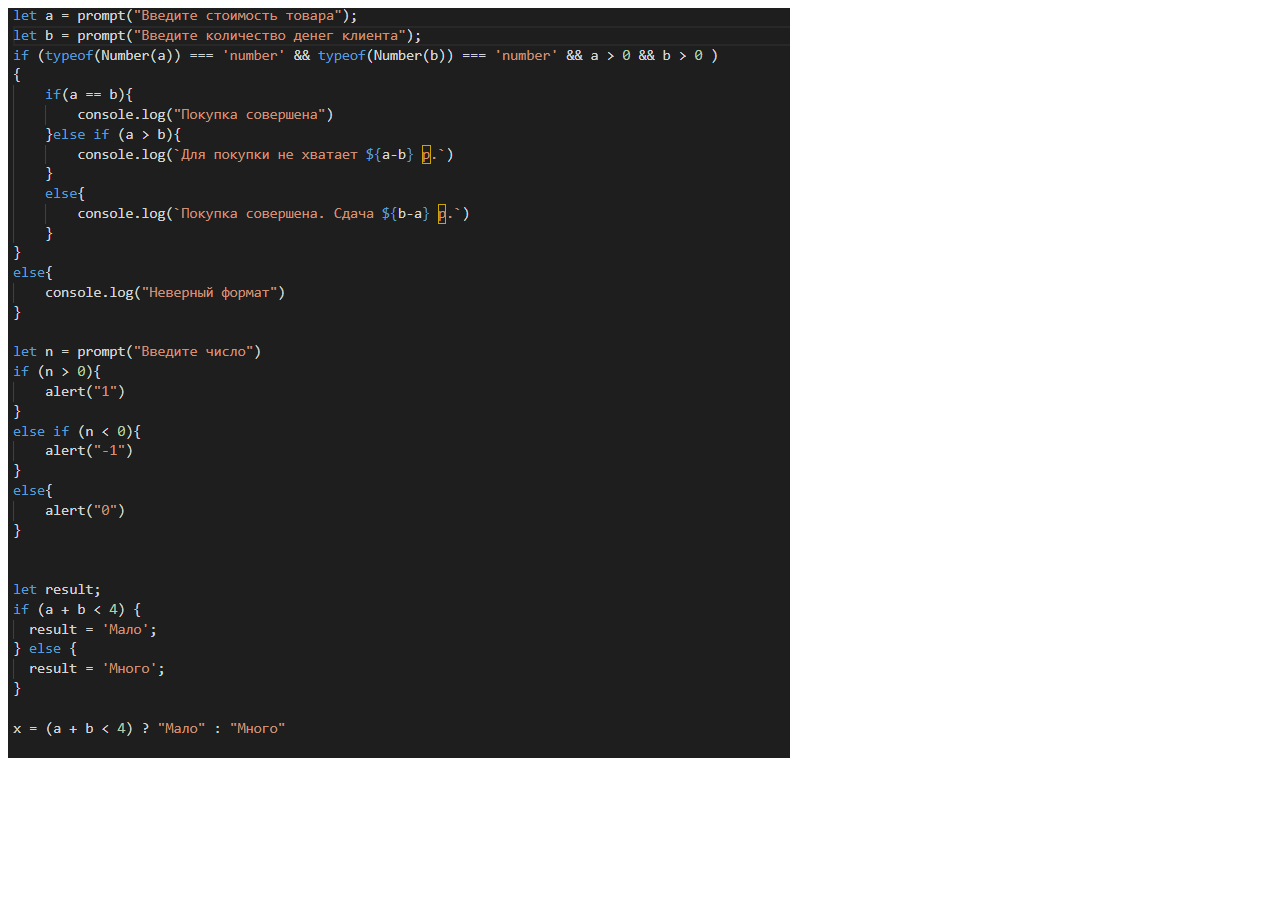
<file: js.html>
<!DOCTYPE html>
<html lang="en">
<head>
    <meta charset="UTF-8">
    <meta name="viewport" content="width=device-width, initial-scale=1.0">
    <title>Document</title>
</head>
<body>
    <img src="12345.png" alt="">
    <script src="script.js"></script>
</body>
</html>
</file>
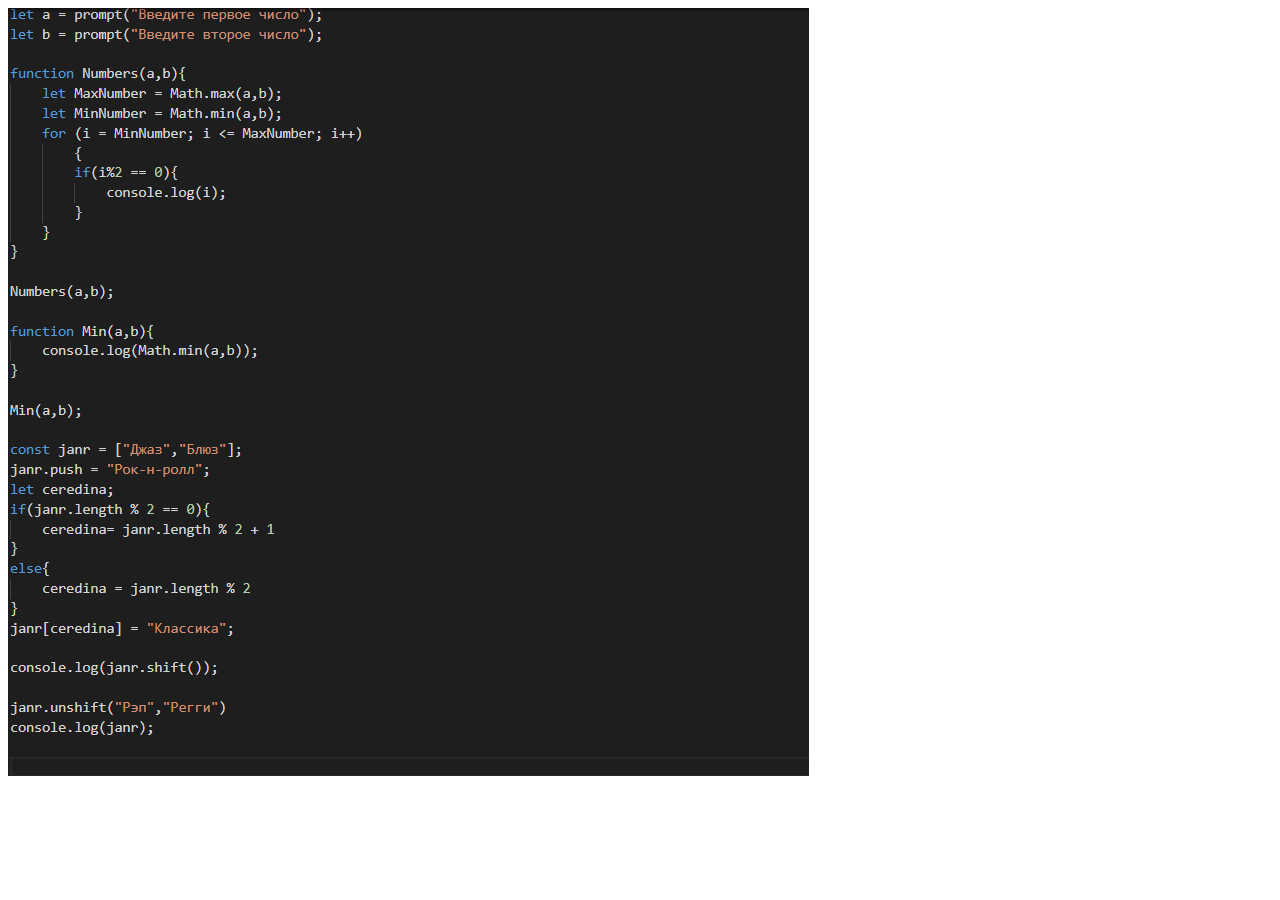
<file: js2.html>
<!DOCTYPE html>
<html lang="en">
<head>
    <meta charset="UTF-8">
    <meta name="viewport" content="width=device-width, initial-scale=1.0">
    <title>Document</title>
</head>
<body>
    <img src="1234.png" alt="">
    <script src="script2.js"></script>
</body>
</html>
</file>
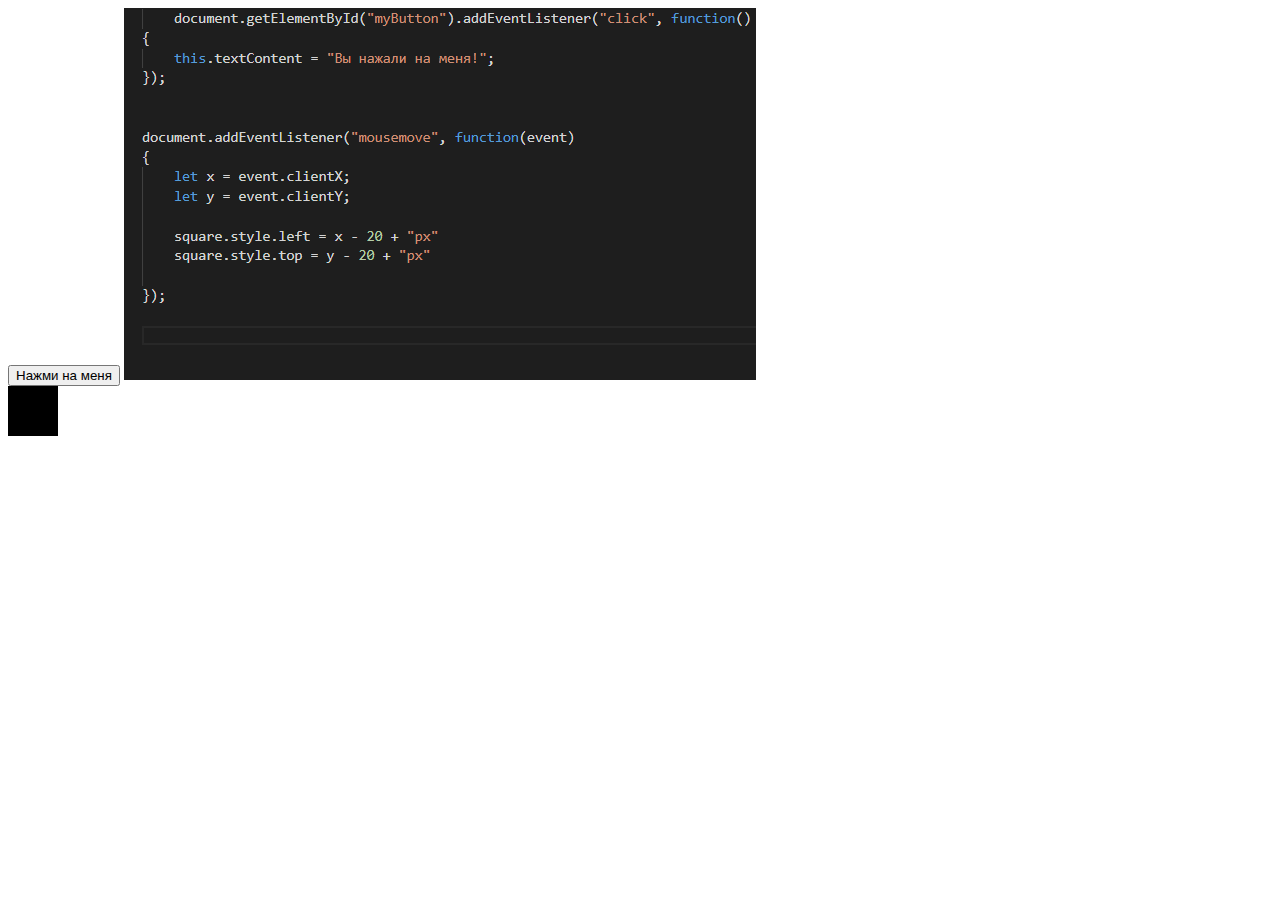
<file: js3.html>
<!DOCTYPE html>
<html lang="en">
<head>
    <meta charset="UTF-8">
    <meta name="viewport" content="width=device-width, initial-scale=1.0">
    <title>Document</title>
</head>
<style>
    .kvadrat{
        width: 50px;
        height: 50px;
        background-color: black;
        position: absolute;
    }
</style>
<body>
    <button id="myButton">Нажми на меня</button>
    <div class="kvadrat" id="square"></div>
    <img src="1234567.png" alt="">
    <script src="script3.js"></script>
</body>
</html>
</file>
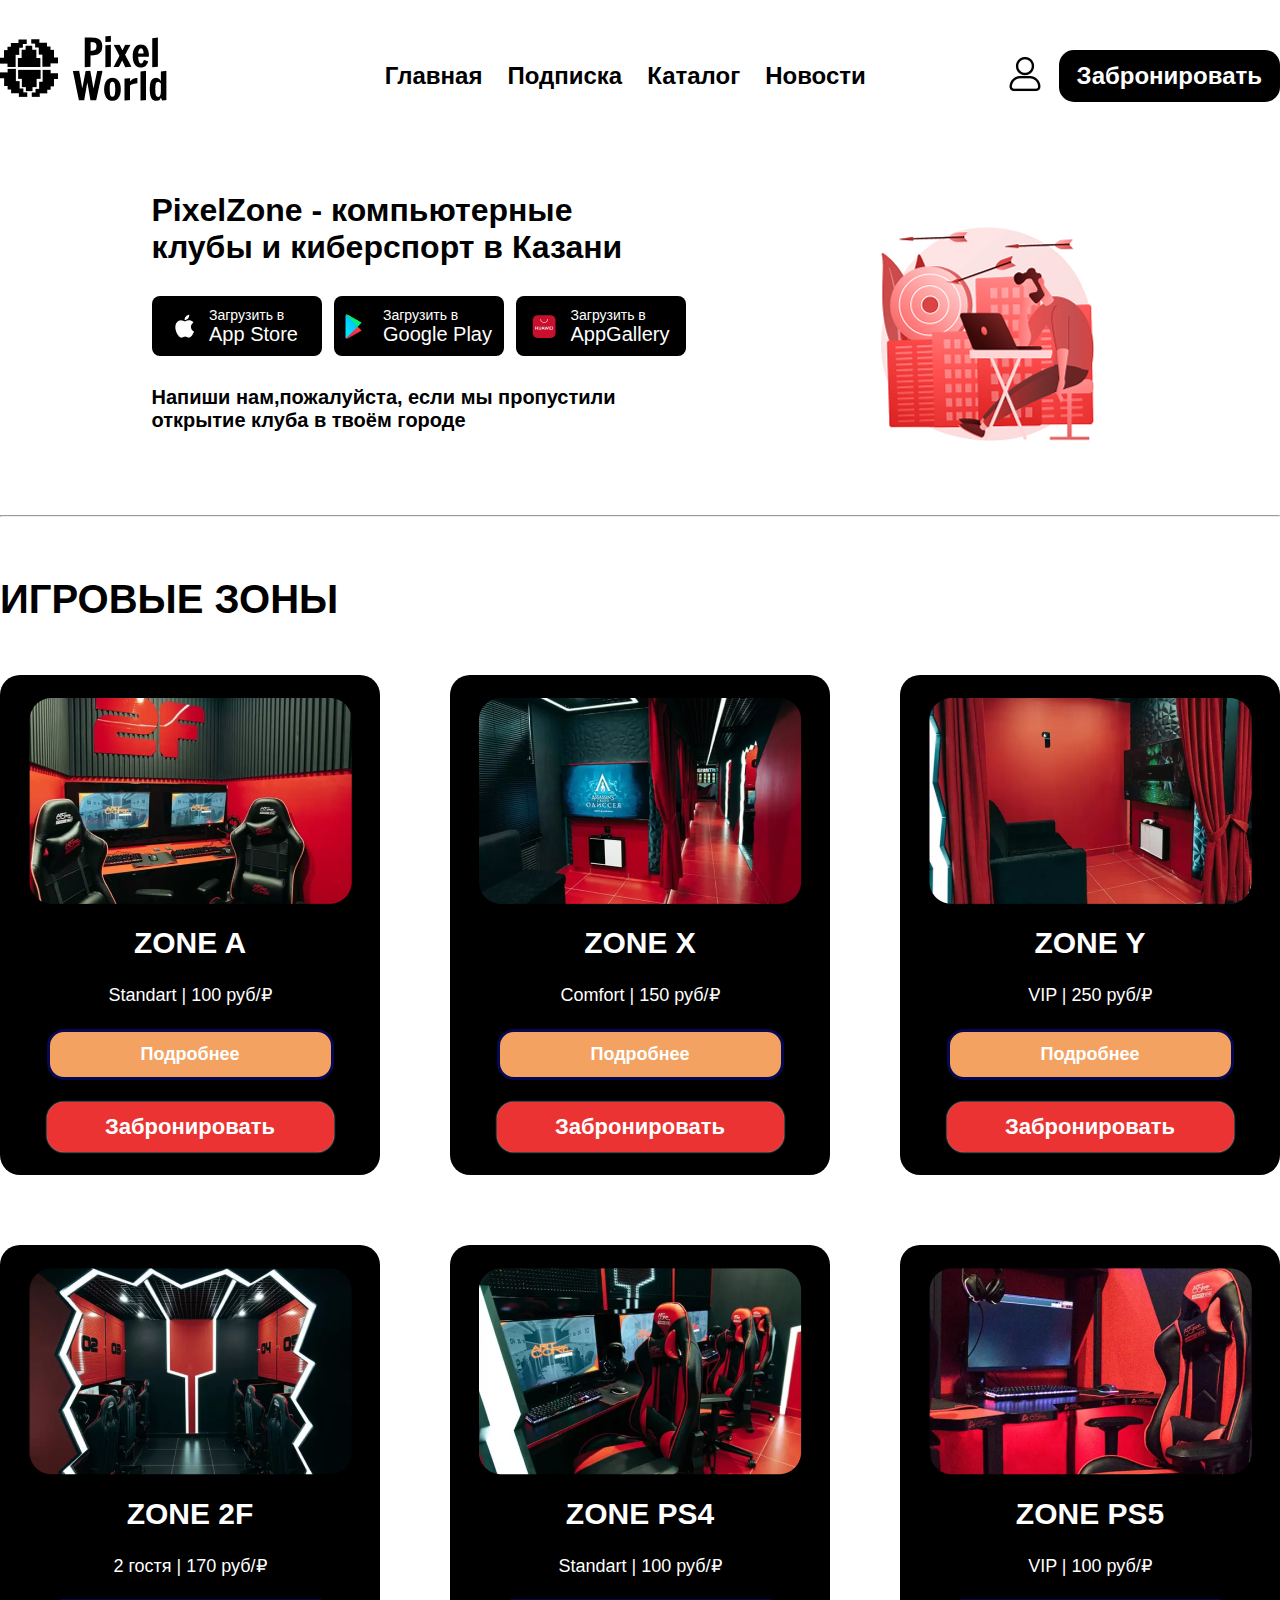
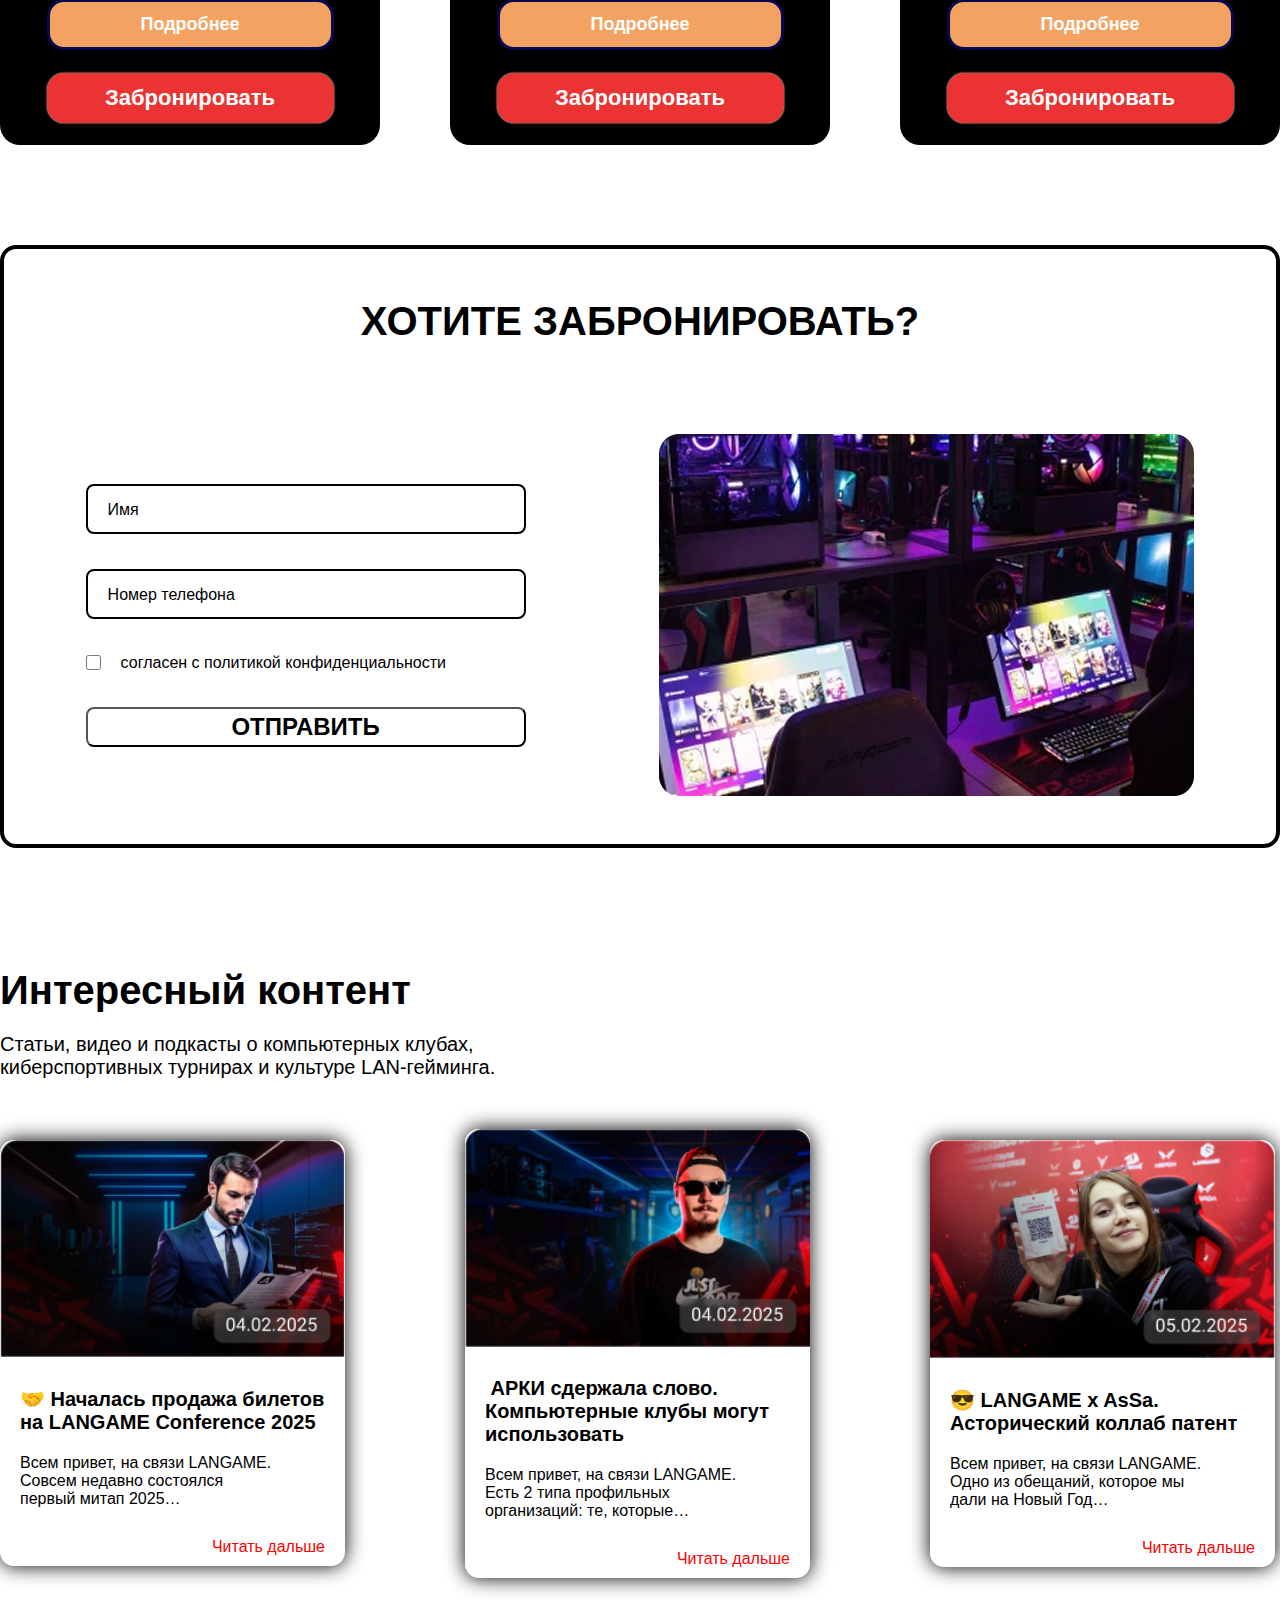
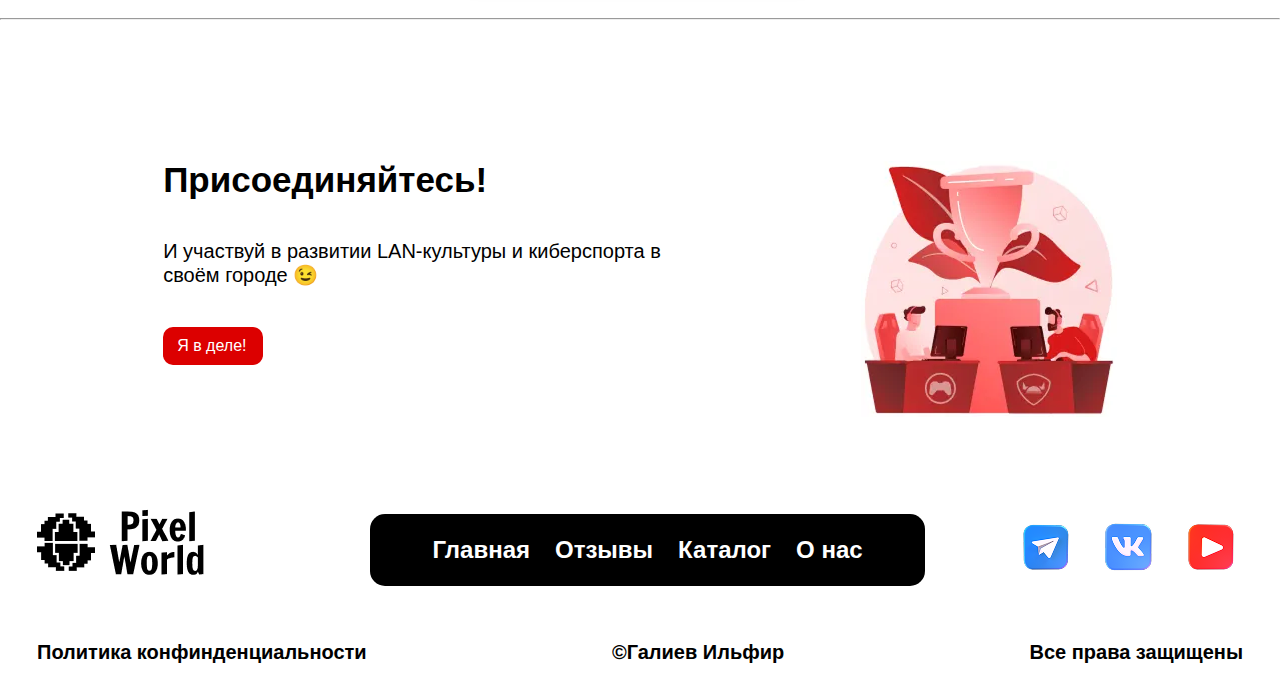
<file: main.html>
<!DOCTYPE html>
<html lang="en">

<head>
    <meta charset="UTF-8">
    <meta name="viewport" content="width=device-width, initial-scale=1.0">
    <title>PixelWorld</title>
    <link rel="stylesheet" href="style/style.css">
    <link rel="shortcut icon" href="image/мир (1).png" type="image/x-icon">
    <link rel="shortcut icon" href="assets/image/favicon.png" type="image/x-icon">
</head>

<body>
    <!-- header -->
    <header class="header">
        <div class="container">
            <a href="main.html"><img src="image/лого (2).png" alt=""></a>
            <input type="checkbox"  id="burger">
            <label for="burger"></label>
            <nav class="header-menu">
                <a href="main.html">Главная</a>
                <a href="main.html#folower">Подписка</a>
                <a href="catalog.html">Каталог</a>
                <a href="main.html#news">Новости</a>
            </nav>
            <div class="header-links">
                <a href="authorization.html"><img src="image/лк (1).png" alt=""></a>
                <a href="main.html#folower" class="btn btn-red">Забронировать</a>
            </div>
        </div>
    </header>

    <!-- banner -->
    <div class="Banner container">
        <div class="BannerText">
            <h1>
                PixelZone - компьютерные <br>клубы и киберспорт в Казани
            </h1>
            <div class="BannerTextApp">
                <div class="BannerTextAppItem">
                    <img src="image/Group130(1).png" alt="">
                    <p>Загрузить в <br> <span>App Store</span></p>
                </div>
                <div class="BannerTextAppItem">
                    <img src="image/Group131.png" alt="">
                    <p>Загрузить в <br> <span>Google Play</span></p>
                </div>
                <div class="BannerTextAppItem">
                    <img src="image/Group133.png" alt="">
                    <p>Загрузить в <br> <span>AppGallery</span></p>
                </div>
            </div>
    
            <h2>Напиши нам,пожалуйста, если мы пропустили <br> открытие клуба в твоём городе</h2>
        </div>
        <img class="BannerImg" src="image/Picture → intro-not-found.jpg (1).png" alt="">
    </div>
    <hr class="razdel">
    <section class="TovarCatalog container">
        <h2>ИГРОВЫЕ ЗОНЫ</h2>
        <p class="TovarText">У нас ты познаешь весь дзен виртуальной реальности</p>
        <div class="Catalog">
            <div class="CatalogItem">
                <img src="image/image 9 (3).png" alt="">
                <h3>ZONE A</h3>
                <p>Standart | 100 руб/₽</p>
                <a href="Tovar.html" class="detailed">Подробнее</a>
                <a href="main.html#folower" class="book">Забронировать</a>
            </div>
            <div class="CatalogItem">
                <img src="image/image 8 (4).png" alt="">
                <h3>ZONE X</h3>
                <p>Comfort | 150 руб/₽</p>
                <a href="Tovar.html" class="detailed">Подробнее</a>
                <a href="main.html#folower" class="book">Забронировать</a>
            </div>
            <div class="CatalogItem">
                <img src="image/image 7 (3).png" alt="">
                <h3>ZONE Y</h3>
                <p>VIP | 250 руб/₽</p>
                <a href="Tovar.html" class="detailed">Подробнее</a>
                <a href="main.html#folower" class="book">Забронировать</a>
            </div>
            <div class="CatalogItem">
                <img src="image/image 4 (4).png" alt="">
                <h3>ZONE 2F</h3>
                <p>2 гостя | 170 руб/₽</p>
                <a href="Tovar.html" class="detailed">Подробнее</a>
                <a href="main.html#folower" class="book">Забронировать</a>
            </div>
            <div class="CatalogItem">
                <img src="image/image 3 (5).png" alt="">
                <h3>ZONE PS4</h3>
                <p>Standart | 100 руб/₽</p>
                <a href="Tovar.html" class="detailed">Подробнее</a>
                <a href="main.html#folower" class="book">Забронировать</a>
            </div>
            <div class="CatalogItem">
                <img src="image/image 2 (4).png" alt="">
                <h3>ZONE PS5</h3>
                <p>VIP | 100 руб/₽</p>
                <a href="Tovar.html" class="detailed">Подробнее</a>
                <a href="main.html#folower" class="book">Забронировать</a>
            </div>
        </div>
    </section>


     <!-- form start -->
     <form class="form container" id="folower">
        <h2>ХОТИТЕ ЗАБРОНИРОВАТЬ?</h2>
        <div>

            <div>
                <input placeholder="Имя" type="text"><input type="text" placeholder="Номер телефона">
                <div>
                    <input type="checkbox">
                    <p>согласен с политикой конфиденциальности</p>
                </div>
                <button>ОТПРАВИТЬ</button>
            </div>

            <img src="image/description-img4 1 (1).png" alt="">

        </div>
    </form>
    <!-- form end -->
    <!-- News -->
    <div class="News container" id="news">
        <h2>Интересный контент</h2>
        <p class="NewsText">Статьи, видео и подкасты о компьютерных клубах, <br>
            киберспортивных турнирах и культуре LAN-гейминга.</p>
        <div class="NewsCatalog">
            <div class="NewsCatalogItem">
                <img src="image/Link - Read more about ⚡️ АРКИ сдержала слово. Компьютерные клубы могут использовать патент.png" alt="">
                <div>
                <h3 class="newsh3">🤝 Началась продажа билетов
                    на LANGAME Conference
                    2025</h3>
                <p class="newsp">Всем привет, на связи LANGAME. <br>
                    Совсем недавно состоялся <br>
                    первый митап 2025…</p>
                <a href="">Читать дальше</a>
            </div>
            </div>
            <div class="NewsCatalogItem">
                <img src="image/Link - Read more about 😎 LANGAME x AsSa. Асторический коллаб.png" alt="">
                <div>
                <h3 class="newsh3">️ АРКИ сдержала слово.
                    Компьютерные клубы могут
                    использовать</h3>
                <p class="newsp">Всем привет, на связи LANGAME. <br>
                    Есть 2 типа профильных <br>
                    организаций: те, которые…</p>
                <a href="">Читать дальше</a>
            </div>
            </div>
            <div class="NewsCatalogItem">
                <img src="image/Link - Read more about 🤝 Началась продажа билетов на LANGAME Conference 2025.png" alt="">
                <div>
                <h3 class="newsh3">😎 LANGAME x AsSa.
                    Асторический коллаб патент</h3>
                <p class="newsp">Всем привет, на связи LANGAME. <br>
                    Одно из обещаний, которое мы <br>
                    дали на Новый Год…</p>
                <a href="">Читать дальше</a>
            </div>
            </div>

        </div>
    </div>
    <hr class="razdel">
    <!-- folower -->
    <div class="folower container">
        <div class="folowerText">
            <h2>Присоединяйтесь!</h2>
            <p>И участвуй в развитии LAN-культуры и киберспорта в <br>
                своём городе 😉</p>
            <a href="">Я в деле!</a>
        </div>
        <img src="image/Picture → join.webp (1).png" alt="">
    </div>
    

    <!-- footer -->
    <footer>
        <div class="container">
            <div class="main-footer-block">
                <a href="index.html"><img src="image/лого (2).png" alt=""></a>
                <nav class="footer-menu">
                    <a href="index.html">Главная</a>
                    <a href="index.html#review">Отзывы</a>
                    <a href="catalog.html">Каталог</a>
                    <a href="index.html#preim">О нас</a>
                </nav>
                <div class="footer-links">
                    <a href="https://web.telegram.org/a/" target="_blank"><img src="image/telegram 4 (1).png"
                            alt=""></a>
                    <a href="https://vk.com/?u=2&to=L2luZGV4LnBocA--" target="_blank"><img
                            src="image/vk2 3 (1).png" alt=""></a>
                    <a href="https://www.youtube.com/" target="_blank"><img src="image/youtoobe (1).png"
                            alt=""></a>
                </div>
            </div>
            <div class="other-footer-block">
                <a href="assets/пользоватеьское соглашение.docx" download>Политика конфинденциальности</a>
                <a href="https://t.me/n0vv1ik" target="_blank">©Галиев Ильфир</a>
                <a href="https://www.consultant.ru/document/cons_doc_LAW_10699/5c337673c261a026c476d578035ce68a0ae86da0/"
                    target="_blank">Все права защищены</a>
            </div>
        </div>
    </footer>
</body>

</html>
</file>
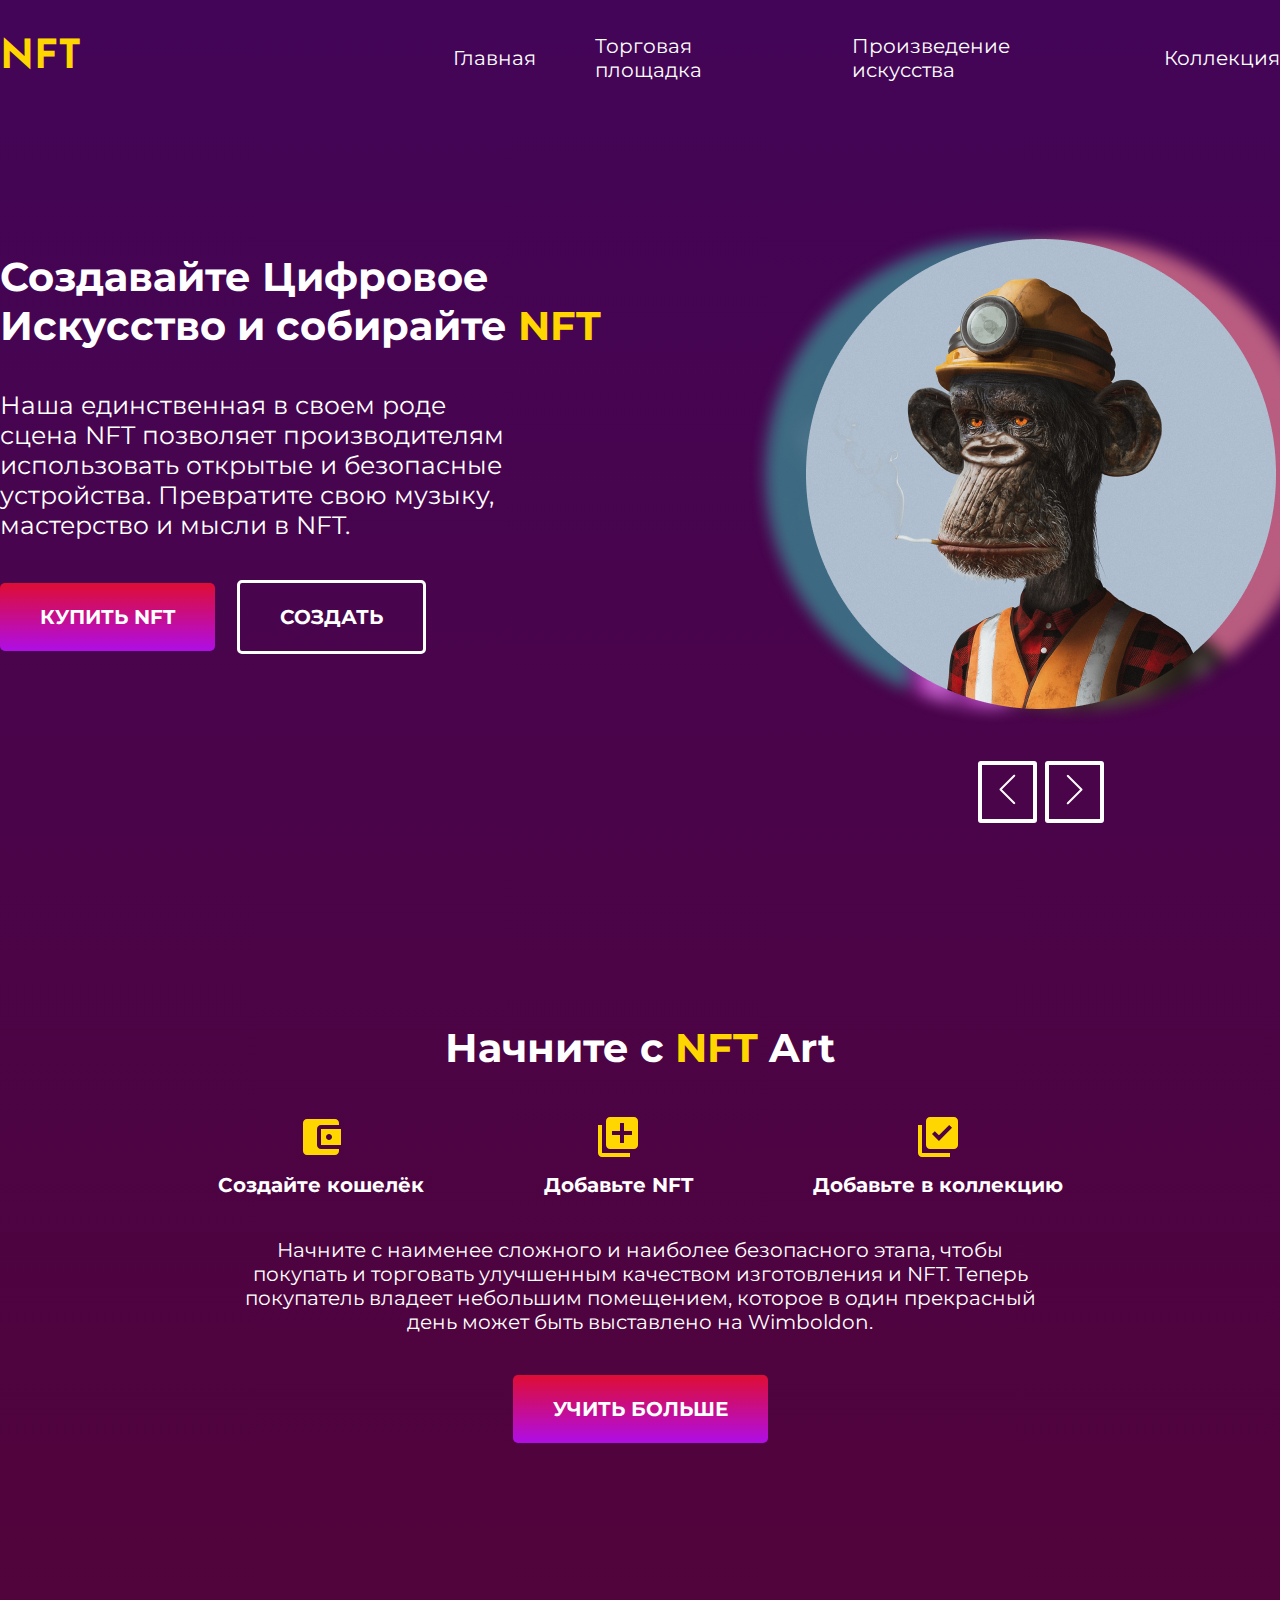
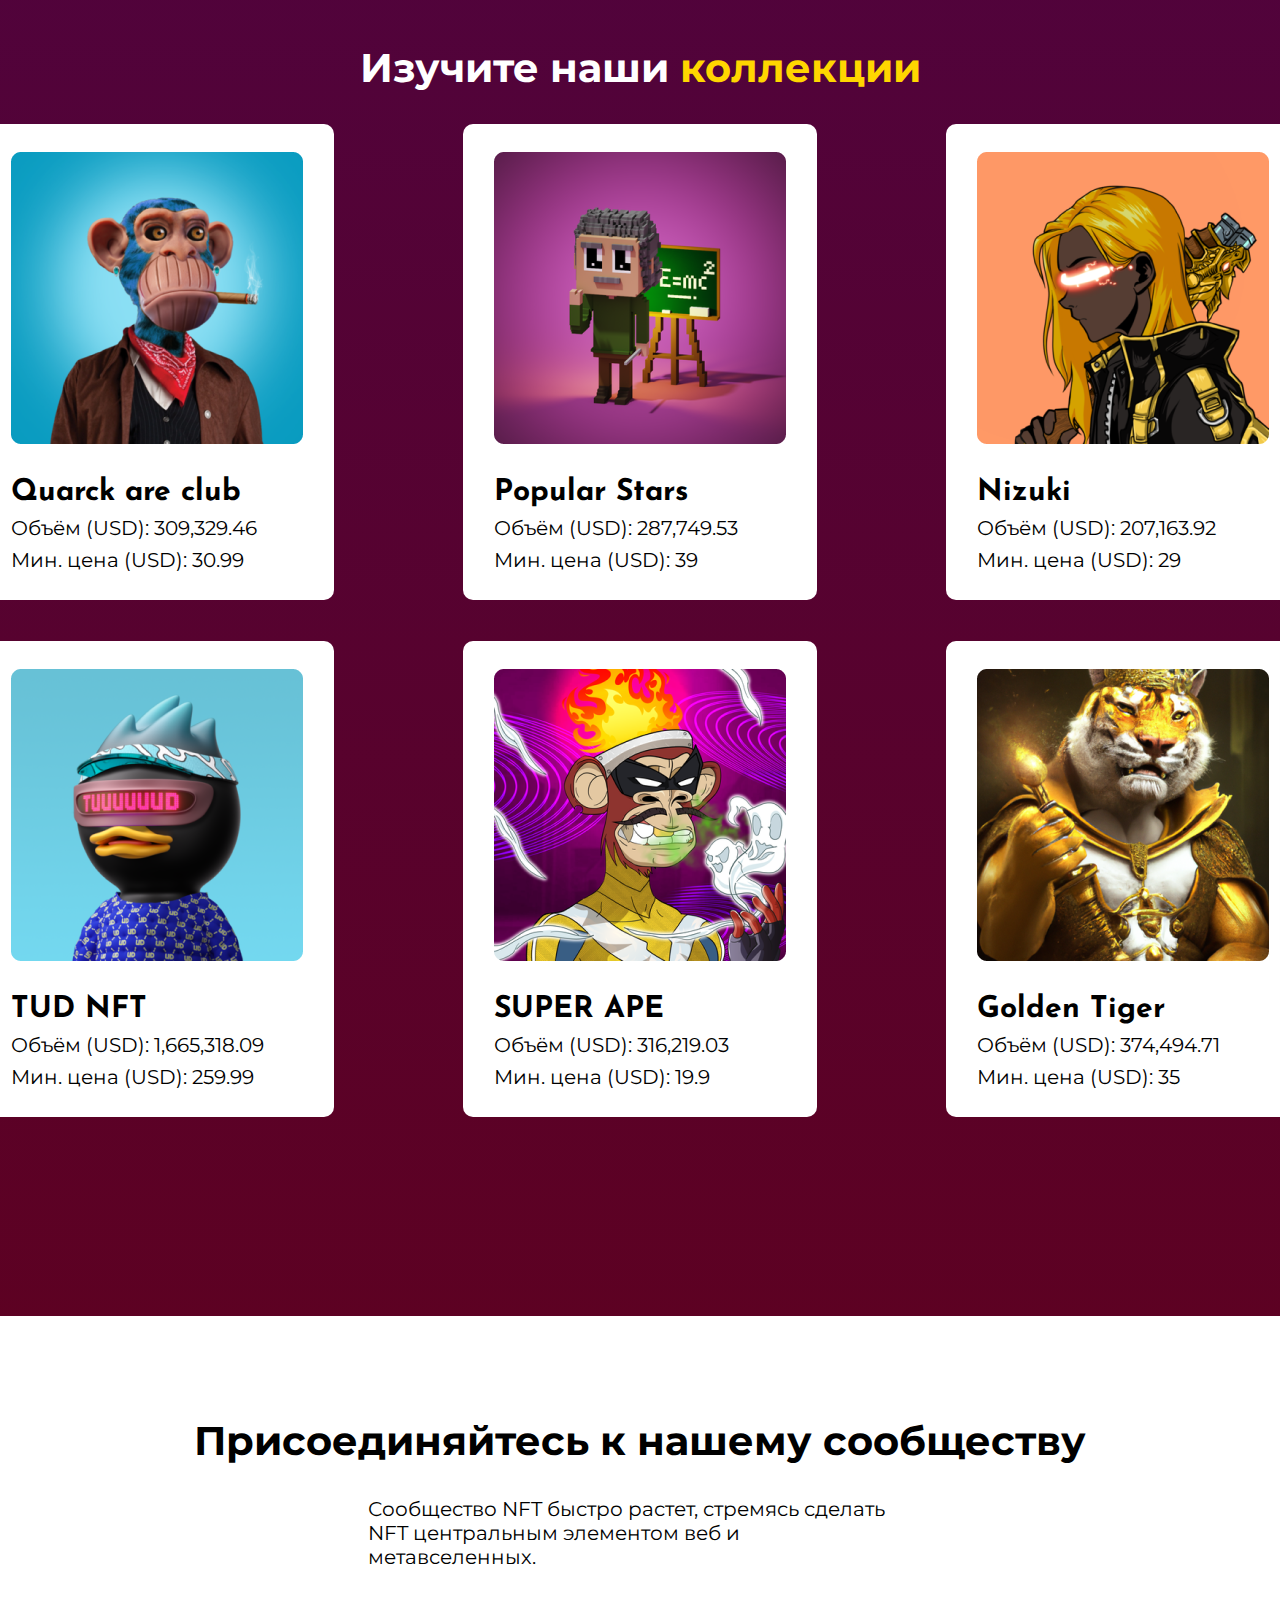
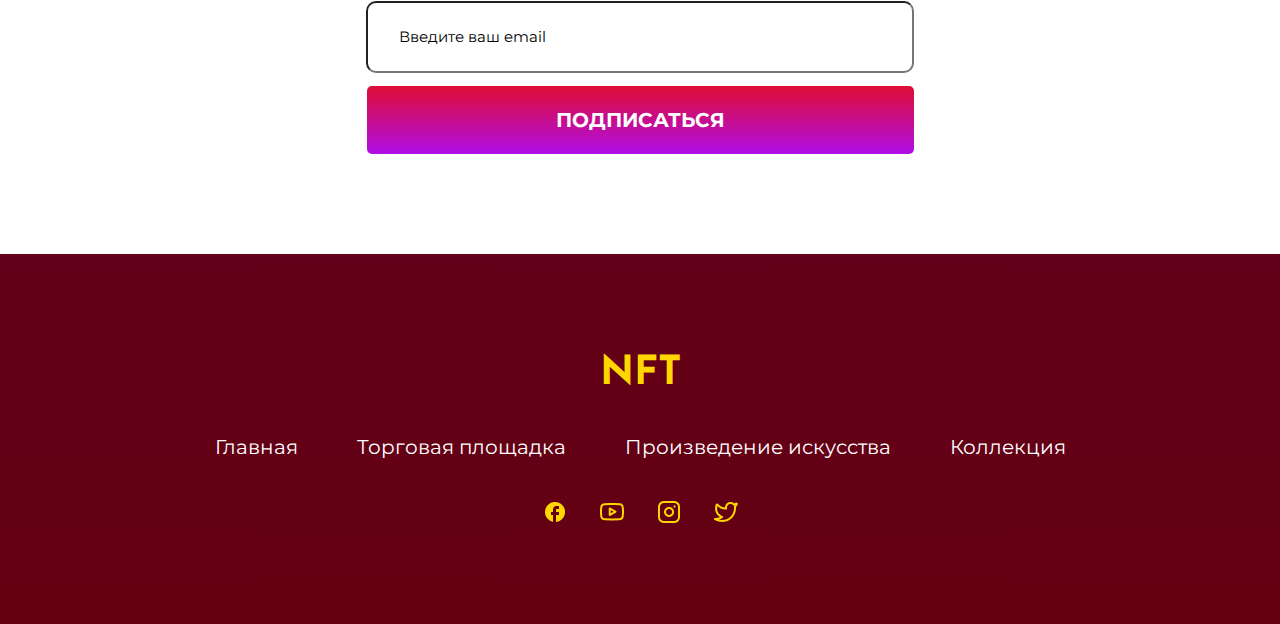
<file: nft.html>
<!DOCTYPE html>
<html lang="en">
<head>
    <meta charset="UTF-8">
    <meta name="viewport" content="width=device-width, initial-scale=1.0">
    <link rel="stylesheet" href="stylecss/style.css">
    <link rel="preconnect" href="https://fonts.googleapis.com">
    <link rel="preconnect" href="https://fonts.gstatic.com" crossorigin>
    <link href="https://fonts.googleapis.com/css2?family=Josefin+Sans:ital,wght@0,100..700;1,100..700&display=swap" rel="stylesheet">
    <link rel="preconnect" href="https://fonts.googleapis.com">
<link rel="preconnect" href="https://fonts.gstatic.com" crossorigin>
<link href="https://fonts.googleapis.com/css2?family=Montserrat:ital,wght@0,100..900;1,100..900&display=swap" rel="stylesheet">
    <title>Nft</title>
</head>
<body>
    <header class="container">
        <h3>NFT</h3>
        <input type="checkbox"  id="burger">
        <label for="burger"></label>
        <nav>
            <a href="#">Главная</a>
            <a href="#">Торговая площадка</a>
            <a href="#">Произведение искусства</a>
            <a href="#">Коллекция</a>
        </nav>
    </header>

    <div class="Banner container">
        <div class="BannerText">
            <h1>Создавайте Цифровое Искусство и собирайте <span>NFT</span> </h1>
            <p>Наша единственная в своем роде сцена NFT позволяет производителям использовать открытые и безопасные устройства. Превратите свою музыку, мастерство и мысли в NFT.</p>
            <div>
                <a href="#" class="Buybutton">КУПИТЬ NFT</a>
                <a href="#" class="Createbutton">СОЗДАТЬ</a>
            </div>
        </div>
       <div class="BannerImage">
            <img src="ImagesNft/bannerNFT.png" alt="">
            <div>
                <button><img src="ImagesNft/Vector (20).png" alt=""></button>
                <button><img class="strelka" src="ImagesNft/Vector (20).png" alt=""></button>
            </div>
       </div>
    </div>

    <section class="adventure container">
        <h2>Начните с <span>NFT</span>  Art</h2>
        <div class="adventurecatalog">
            <div class="adventurecatalogitem">
                <img src="ImagesNft/Account balance wallet.svg" alt="">
                <h3>Создайте кошелёк</h3>
            </div>

            <div class="adventurecatalogitem">
                <img src="ImagesNft/Library add.svg" alt="">
                <h3>Добавьте NFT</h3>
            </div>

            <div class="adventurecatalogitem">
                <img src="ImagesNft/Library add check.svg" alt="">
                <h3>Добавьте в коллекцию</h3>
            </div>
        </div>
        <p>Начните с наименее сложного и наиболее безопасного этапа, чтобы покупать и торговать улучшенным качеством изготовления и NFT.
            Теперь покупатель владеет небольшим помещением, которое
            в один прекрасный день может быть выставлено на Wimboldon.</p>
            <a href="#" class="adventurebutton">УЧИТЬ БОЛЬШЕ</a>
    </section>

    <section class="Catalog container">
        <h2>Изучите наши <span>коллекции</span> </h2>
        <div class="catalogmenu">
            <div class="catalogmenuitem">
                <img src="ImagesNft/foto.png" alt="">
                <h3>Quarck are club</h3>
                <p class="value">Объём (USD): 309,329.46</p>
                <p class="price">Мин. цена (USD): 30.99</p>
            </div>

            <div class="catalogmenuitem">
                <img src="ImagesNft/foto2.png" alt="">
                <h3>Popular Stars</h3>
                <p class="value">Объём (USD): 287,749.53</p>
                <p class="price">Мин. цена (USD): 39</p>
            </div>

            <div class="catalogmenuitem">
                <img src="ImagesNft/foto3.png" alt="">
                <h3>Nizuki</h3>
                <p class="value">Объём (USD): 207,163.92</p>
                <p class="price">Мин. цена (USD): 29</p>
            </div>

            <div class="catalogmenuitem">
                <img src="ImagesNft/foto4.png" alt="">
                <h3>TUD NFT</h3>
                <p class="value">Объём (USD): 1,665,318.09</p>
                <p class="price">Мин. цена (USD): 259.99</p>
            </div>

            <div class="catalogmenuitem">
                <img src="ImagesNft/foto5.png" alt="">
                <h3>SUPER APE</h3>
                <p class="value">Объём (USD): 316,219.03</p>
                <p class="price">Мин. цена (USD): 19.9</p>
            </div>

            <div class="catalogmenuitem">
                <img src="ImagesNft/foto6.png" alt="">
                <h3>Golden Tiger</h3>
                <p class="value">Объём (USD): 374,494.71</p>
                <p class="price">Мин. цена (USD): 35</p>
            </div>
        </div>
    </section>

    <section class="folower">
        <h2>
            Присоединяйтесь к нашему сообществу
        </h2>
        <p>
            Сообщество NFT быстро растет, стремясь сделать
                NFT центральным элементом веб и метавселенных.
        </p>
        <input type="email" placeholder="Введите ваш email">
        <button class="folowerbutton">ПОДПИСАТЬСЯ</button>
    </section>


    <footer>
        <h3>NFT</h3>
        <nav>
            <a href="#">Главная</a>
            <a href="#">Торговая площадка</a>
            <a href="#">Произведение искусства</a>
            <a href="#">Коллекция</a>
        </nav>
        <div class="icons">
            <img src="ImagesNft/Facebook (1).png" alt="">
            <img src="ImagesNft/youtube.png" alt="">
            <img src="ImagesNft/instagram (1).png" alt="">
            <img src="ImagesNft/twitter (1).png" alt="">
        </div>
    </footer>
</body>
</html>
</file>
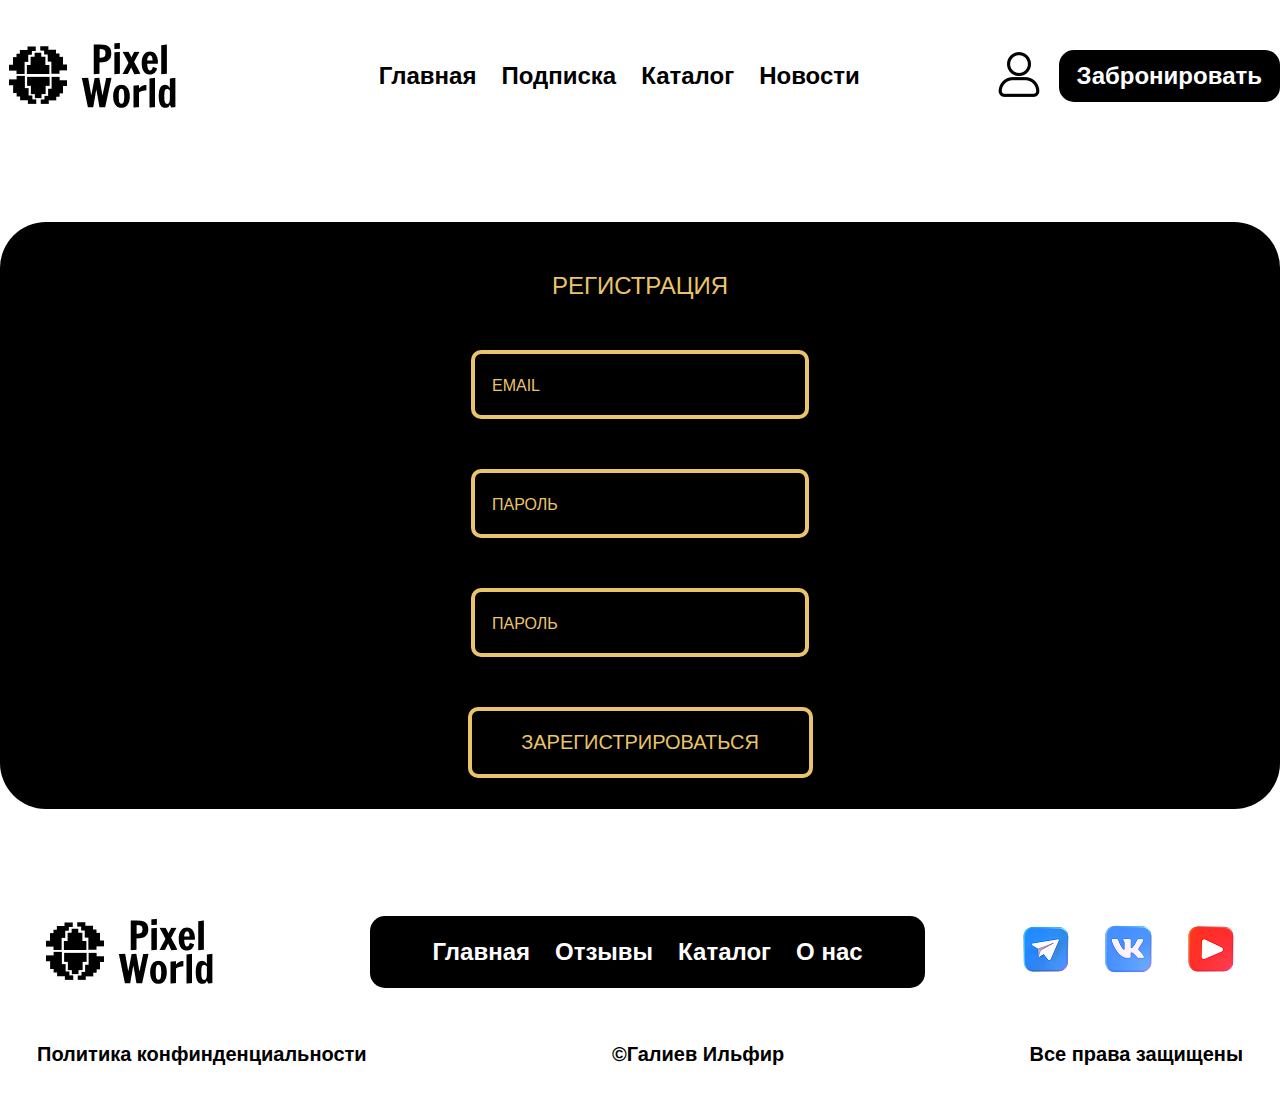
<file: register.html>
<!DOCTYPE html>
<html lang="en">

<head>
    <meta charset="UTF-8">
    <meta name="viewport" content="width=device-width, initial-scale=1.0">
    <title>PixelWorld</title>
    <link rel="stylesheet" href="style/style.css">
    <link rel="shortcut icon" href="image/мир (1).png" type="image/x-icon">
    <link rel="shortcut icon" href="assets/image/favicon.png" type="image/x-icon">
</head>

<body>
     <!-- header -->
     <header class="header">
        <div class="container">
            <a href="main.html"><img src="image/лого (1).png" alt=""></a>
            <nav class="header-menu">
                <a href="main.html">Главная</a>
                <a href="main.html#folower">Подписка</a>
                <a href="catalog.html">Каталог</a>
                <a href="main.html#news">Новости</a>
            </nav>
            <div class="header-links">
                <a href="authorization.html "><img src="image/лк.png" alt=""></a>
                <a href="main.html#folower" class="btn btn-red">Забронировать</a>
            </div>
        </div>
    </header>

    <form class="reg_form" action="">
        <h4 class="text-warning text-center pt-5">РЕГИСТРАЦИЯ</h4>        
 <label> 
    <input 
       type="text" 
       name="username" 
       placeholder="EMAIL"/> 
   <div class="line-box"> 
   <div class="line">
 </div> 
 </div> 
 </label> 
 <label> 
    <input 
       type="password"  
       name="password" 
       placeholder="ПАРОЛЬ"/> 
  <div class="line-box"> 
  <div class="line"></div> 
  </div> 
 </label> 
 <label> 
    <input 
       type="password"  
       name="password" 
       placeholder="ПАРОЛЬ"/> 
  <div class="line-box"> 
  <div class="line"></div> 
  </div> 
 </label> 
    <a href="#" class="button" type="submit">ЗАРЕГИСТРИРОВАТЬСЯ </a> 
    </form>
    

    <!-- footer -->
    <footer>
        <div class="container">
            <div class="main-footer-block">
                <a href="index.html"><img src="image/лого (1).png" alt=""></a>
                <nav class="footer-menu">
                    <a href="index.html">Главная</a>
                    <a href="index.html#review">Отзывы</a>
                    <a href="catalog.html">Каталог</a>
                    <a href="index.html#preim">О нас</a>
                </nav>
                <div class="footer-links">
                    <a href="https://web.telegram.org/a/" target="_blank"><img src="image/telegram 4.png"
                            alt=""></a>
                    <a href="https://vk.com/?u=2&to=L2luZGV4LnBocA--" target="_blank"><img
                            src="image/vk2 3.png" alt=""></a>
                    <a href="https://www.youtube.com/" target="_blank"><img src="image/youtoobe.png"
                            alt=""></a>
                </div>
            </div>
            <div class="other-footer-block">
                <a href="assets/пользоватеьское соглашение.docx" download>Политика конфинденциальности</a>
                <a href="https://t.me/n0vv1ik" target="_blank">©Галиев Ильфир</a>
                <a href="https://www.consultant.ru/document/cons_doc_LAW_10699/5c337673c261a026c476d578035ce68a0ae86da0/"
                    target="_blank">Все права защищены</a>
            </div>
        </div>
    </footer>
</body>

</html>
</file>
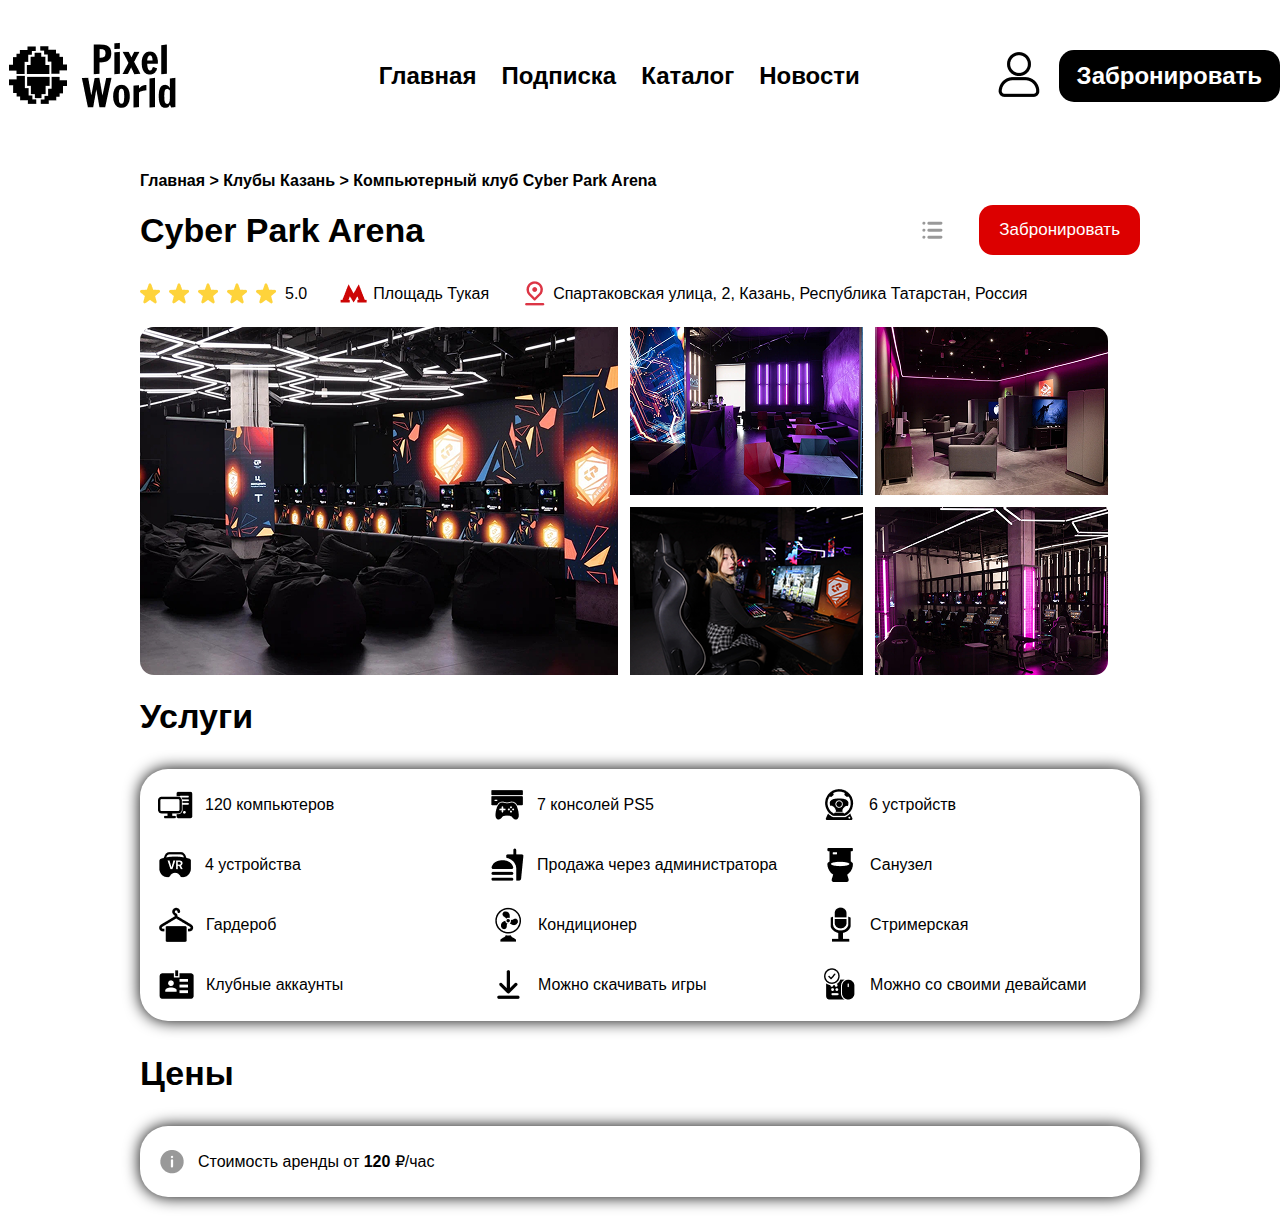
<file: Tovar.html>
<!DOCTYPE html>
<html lang="en">

<head>
    <meta charset="UTF-8">
    <meta name="viewport" content="width=device-width, initial-scale=1.0">
    <title>PixelWorld</title>
    <link rel="stylesheet" href="style/style.css">
    <link rel="shortcut icon" href="image/мир (1).png" type="image/x-icon">
    <link rel="shortcut icon" href="image/лого (1).png" type="image/x-icon">
    <link rel="shortcut icon" href="assets/image/favicon.png" type="image/x-icon">
</head>

<body>
    <!-- header -->
    <header class="header">
        <div class="container">
            <a href="main.html"><img src="image/лого (1).png" alt=""></a>
            <nav class="header-menu">
                <a href="main.html">Главная</a>
                <a href="main.html#folower">Подписка</a>
                <a href="catalog.html">Каталог</a>
                <a href="main.html#news">Новости</a>
            </nav>
            <div class="header-links">
                <a href="authorization.html"><img src="image/лк.png" alt=""></a>
                <a href="catalog.html" class="btn btn-red">Забронировать</a>
            </div>
        </div>
    </header>
    <div class="Itemheader Itemcontainer">
            <h3>Главная > Клубы Казань > Компьютерный клуб Cyber Park Arena</h3>
            <div class="ItemheaderText">
                <h2>Cyber Park Arena</h2>
                <div>
                    <img src="image/SVG (6).png" alt="">
                    <a href="main.html#folower" class="btn2">Забронировать</a>
                </div>
            </div>

            <div class="Itemheaderinformation">
                <div class="reiting">
                    <img src="image/SVG (7).png" alt="">
                    <img src="image/SVG (7).png" alt="">
                    <img src="image/SVG (7).png" alt="">
                    <img src="image/SVG (7).png" alt="">
                    <img src="image/SVG (7).png" alt=""> 
                    <p>5.0</p>
                </div>
                <div class="metro">
                    <img src="image/SVG (8).png" alt="">
                    <p>Площадь Тукая</p>
                </div>
                <div class="geo">
                    <img src="image/location (1).png" alt="">
                    <p>Спартаковская улица, 2, Казань, Республика Татарстан, Россия</p>
                </div>
            </div>
           
    </div>



    <div class="ItemImgs Itemcontainer">
        <img class="imgs1" src="image/Container (4).png" alt="">
        <div class="ItemImgs4">
            <img src="image/Container.png" alt="">
            <img class="imgs2" src="image/Container (1).png" alt="">
            <img src="image/Container (2).png" alt="">
            <img class="imgs4" src="image/Container (3).png" alt="">
        </div>
    </div>

    <div class="Itemuslugi Itemcontainer">
        <h2>Услуги</h2>
        <div class="ItemuslugiCatalog">
            <div>
                <img src="image/SVG.png" alt="">
                <p>120 компьютеров</p>
            </div>
            <div>
                <img src="image/SVG(1).png" alt="">
                <p>7 консолей PS5</p>
            </div>
            <div>
                <img src="image/SVG(2).png" alt="">
                <p>6 устройств</p>
            </div>
            <div>
                <img src="image/SVG(3).png" alt="">
                <p>4 устройства</p>
            </div>
            <div>
                <img src="image/SVG(4).png" alt="">
                <p>Продажа через администратора</p>
            </div>
            <div>
                <img src="image/toilet.png" alt="">
                <p>Санузел</p>
            </div>
            <div>
                <img src="image/SVG(5).png" alt="">
                <p>Гардероб</p>
            </div>
            <div>
                <img src="image/fan.png" alt="">
                <p>Кондиционер</p>
            </div>
            <div>
                <img src="image/record.png" alt="">
                <p>Стримерская</p>
            </div>
            <div>
                <img src="image/badge.png" alt="">
                <p>Клубные аккаунты</p>
            </div>
            <div>
                <img src="image/download.png" alt="">
                <p>Можно скачивать игры</p>
            </div>
            <div>
                <img src="image/keyboard-and-mouse.png" alt="">
                <p>Можно со своими девайсами</p>
            </div>
           
        </div>
    </div>

    <div class="ItemInformation Itemcontainer">
        <h2>Цены</h2>
        <div>
            <img src="image/Button - Show club owner info → SVG (1).png" alt="">
            <p>Стоимость аренды от <b>120</b> ₽/час</p>
        </div>
    </div>
    
</body>

</html>
</file>
<file: css/style.css>
/* zeroing */
* {
    margin: 0;
    padding: 0;
    box-sizing: border-box;
    transition: all .5s;
    scroll-behavior: smooth;
    list-style: none;
    text-decoration: none;
    font-family: "Manrope", Arial, Helvetica, sans-serif;
}

body {
    background-color: #fff;
    color: #262626;
    line-height: 1.5;
}

a,
button {
    color: inherit;
    background: none;
    border: none;
    cursor: pointer;
    outline: none;
}

details {
    outline: none;
}

/* container */
.container {
    max-width: 1597px;
    margin: 0 auto;
}

/* header */
header {
    width: 100%;
}

.announcement-banner {
    display: flex;
    justify-content: center;
    align-items: center;
    background-color: #1a1a1a;
    width: 100%;
    padding: 20px 24px;
    gap: 10px;
    font-size: 18px;
    color: #fff;
    font-weight: 500;
    flex-wrap: wrap;
}

.close-icon {
    width: 24px;
    object-fit: contain;
}

.main-nav {
    border-bottom: 1px solid #f1f1f3;
    background-color: #fff;
}

.header-block {
    display: flex;
    justify-content: space-between;
    align-items: center;
    width: 100%;
    padding: 20px 0px;
}

.nav-links {
    display: flex;
    gap: 10px;
    font-size: 18px;
    font-weight: 500;
    text-align: center;
}

.nav-link {
    border-radius: 100px;
    padding: 14px 24px;
}

.nav-link-active {
    background-color: #f7f7f8;
    color: #262626;
}

.nav-link-secondary {
    border: 1px solid #f1f1f3;
    color: #656567;
}

.nav-actions {
    display: flex;
    align-items: center;
    gap: 14px;
}

.cart-button {
    display: flex;
    align-items: center;
    justify-content: center;
    border-radius: 100px;
    background-color: #ffd400;
    width: 52px;
    height: 52px;
    padding: 14px;
}

.cart-icon {
    width: 24px;
    object-fit: contain;
}

.support-link {
    border-radius: 100px;
    border: 1px solid #f1f1f3;
    background-color: #fff;
    padding: 14px 20px;
    font-size: 18px;
    color: #262626;
    font-weight: 500;
    text-align: center;
}

.burger-menu {
    display: none;
}

.logo {
    width: 60px;
    object-fit: contain;
    cursor: pointer;
}

/* hero */
.hero-section {
    display: flex;
    margin-top: 100px;
    width: 100%;
    max-width: 844px;
    flex-direction: column;
    max-height: 749px;
}

.hero-content {
    max-height: 323px;
}

.hero-text-container {
    width: 100%;
}

.hero-heading-wrapper {
    display: flex;
    width: 100%;
    font-weight: 600;
    text-transform: uppercase;
    flex-wrap: wrap;
}

.hero-heading {
    color: #1a1a1a;
    font-size: 48px;
    flex: 1;
}

.hero-tagline {
    padding: 8px 14px;
    font-size: 18px;
    color: #98989a;
}

.hero-description {
    color: #656567;
    font-size: 18px;
    font-weight: 400;
    line-height: 27px;
    margin-top: 12px;
}

.hero-buttons {
    display: flex;
    margin-top: 40px;
    width: 100%;
    max-width: 377px;
    gap: 10px;
    font-size: 18px;
    color: #262626;
    font-weight: 600;
}

.primary-button {
    display: flex;
    justify-content: center;
    align-items: center;
    border-radius: 32px;
    background-color: #ffd400;
    padding: 18px 24px;
    gap: 10px;
}

.button-icon {
    width: 24px;
    object-fit: contain;
}

.secondary-button {
    display: flex;
    justify-content: center;
    align-items: center;
    border-radius: 32px;
    border: 1px solid #f1f1f3;
    padding: 18px 24px;
}

.stats-container {
    border-radius: 12px;
    border: 2px solid #fff;
    box-shadow: 0px 0px 0px 8px #fafafa;
    background-color: #f7f7f8;
    margin-top: 80px;
    width: 100%;
    padding: 20px;
    gap: 20px;
    display: flex;
    flex-wrap: wrap;
}

.stat-card {
    max-height: 143px;
    border-radius: 12px;
    border: 1px solid #f1f1f3;
    background-color: #fff;
    padding: 30px;
    width: 389px;
}

.stat-heading {
    color: #1a1a1a;
    font-size: 34px;
    font-weight: 600;
    text-transform: uppercase;
}

.stat-text {
    color: #656567;
    font-size: 18px;
    font-weight: 400;
    margin-top: 10px;
}

/* featured */
.featured-product {
    display: flex;
    flex-direction: column;
    border-radius: 20px;
    position: relative;
    min-height: 749px;
    min-width: 240px;
    padding: 40px 20px;
    justify-content: space-between;
    width: 673px;
    margin-top: 100px;
}

.featured-image {
    position: absolute;
    inset: 0;
    height: 100%;
    width: 100%;
    object-fit: cover;
    border-radius: 20px;
}

.main-section {
    width: 100%;
    display: flex;
    align-items: center;
    justify-content: space-between;
}

.product-header {
    position: relative;
    z-index: 1;
    display: flex;
    width: 100%;
    align-items: center;
    justify-content: space-between;
    flex-wrap: wrap;
    gap: 100px;
}

.product-badge {
    border-radius: 32px;
    background-color: #fff;
    padding: 8px 14px;
    font-size: 16px;
    color: #262626;
    font-weight: 500;
}

.product-controls {
    display: flex;
    align-items: center;
    gap: 10px;
}

.arrow-button {
    display: flex;
    align-items: center;
    justify-content: center;
    border-radius: 46px;
    background-color: #fff;
    width: 46px;
    height: 46px;
    padding: 8px;
}

.arrow-button-dark {
    background-color: #262626;
}

.arrow-icon {
    width: 30px;
    object-fit: contain;
}

.product-options {
    position: relative;
    z-index: 1;
    display: flex;
    width: 100%;
    align-items: center;
    gap: 20px;
    justify-content: space-between;
    height: 54px;
    max-width: 633px;
}

.color-options {
    display: flex;
    align-items: center;
    border-radius: 100px;
    background-color: #fff;
    padding: 8px 10px 8px 16px;
    gap: 6px;
}

.options-heading {
    color: #262626;
    font-size: 18px;
    font-weight: 500;
}

.color-selector {
    display: flex;
    border-radius: 100px;
    border: 1px solid #f1f1f3;
    padding: 6px 7px;
    gap: 4px;
}

.color-dot {
    border-radius: 50%;
    width: 20px;
    height: 20px;
}

.color-blue {
    background-color: rgba(115, 156, 218, 1);
}

.color-tan {
    background-color: rgba(218, 165, 115, 1);
}

.color-yellow {
    background-color: rgba(218, 214, 115, 1);
}

.size-options {
    display: flex;
    border-radius: 100px;
    background-color: #fff;
    padding: 8px 10px 8px 16px;
    align-items: center;
    gap: 6px;
    color: #262626;
}

.size-selector {
    display: flex;
    gap: 4px;
    font-size: 16px;
    font-weight: 400;
    text-align: center;
}

.size-button {
    width: 48px;
    border-radius: 32px;
    border: 1px solid #f1f1f3;
    background-color: #f7f7f8;
    padding: 9px 4px;
    text-align: center;
}

.view-similar {
    border-radius: 100px;
    background-color: #fff;
    padding: 12px 0px 12px 16px;
    font-size: 18px;
    color: #262626;
    font-weight: 500;
    width: 149px;
}

.product-tag {
    position: absolute;
    display: flex;
    align-items: center;
    border-radius: 100px;
    background-color: #fff;
    z-index: 1;
    padding: 6px 12px;
    gap: 6px;
    font-size: 16px;
    color: #262626;
    font-weight: 500;
}

.casual-tag {
    left: 42px;
    top: 254px;
}

.tag-text {
    z-index: 1;
}

.tag-arrow {
    position: absolute;
    z-index: 1;
}

.casual-tag .tag-arrow {
    width: 15px;
    height: 33px;
    right: -15px;
    bottom: -15px;
}

.hoodie-tag {
    left: 50%;
    top: 42px;
    transform: translateX(-50%);
}

.hoodie-tag .tag-arrow {
    width: 15px;
    height: 33px;
    left: -15px;
    bottom: -15px;
}

.sleeve-tag {
    right: 27px;
    bottom: 208px;
}

.sleeve-tag .tag-arrow {
    width: 15px;
    height: 18px;
    left: -15px;
    bottom: 0;
}

/* product */
.products-section {
    margin-top: 200px;
    width: 100%;
}

.section-header {
    display: flex;
    width: 100%;
    align-items: center;
    flex-wrap: wrap;
}

.header-content {
    flex: 1;
}

.section-title-container {
    display: flex;
    width: 100%;
    gap: 7px;
    font-weight: 600;
    text-transform: uppercase;
    flex-wrap: wrap;
}

.section-title {
    color: #1a1a1a;
    font-size: 48px;
}

.section-subtitle {
    border-radius: 100px;
    padding: 8px 14px;
    font-size: 18px;
    color: #98989a;
}

.section-description {
    color: #656567;
    font-size: 18px;
    font-weight: 400;
    line-height: 27px;
    margin-top: 36px;
    max-width: 1088px;
}

.view-all-button {
    border-radius: 32px;
    background-color: #ffd400;
    padding: 18px 30px;
    font-size: 18px;
    color: #262626;
    font-weight: 600;
}

.filter-container {
    display: flex;
    align-items: center;
    border-top: 1px solid #f1f1f3;
    border-bottom: 1px solid #f1f1f3;
    margin-top: 80px;
    width: 100%;
    padding: 30px 0;
    gap: 36px;
    flex-wrap: wrap;
}

.category-tabs {
    display: flex;
    align-items: center;
    gap: 20px;
    font-size: 20px;
    color: #98989a;
    font-weight: 500;
    text-transform: uppercase;
    flex-wrap: wrap;
    flex: 1;
}

.tab-active {
    color: #1a1a1a;
    font-weight: 600;
}

.tab-divider {
    border: 1px solid #f1f1f3;
    background-color: #f1f1f3;
    width: 0;
    height: 27px;
}

.style-tabs {
    display: flex;
    gap: 10px;
    font-size: 18px;
    color: #262626;
    font-weight: 600;
}

.style-button {
    border-radius: 32px;
    border: 1px solid #f1f1f3;
    padding: 14px 24px;
}

.style-active {
    background-color: #262626;
    color: #fff;
}

.product-grid {
    display: flex;
    margin-top: 80px;
    width: 100%;
    gap: 30px;
    flex-wrap: wrap;
}

.product-card {
    flex: 1;
}

.product-image {
    object-fit: contain;
    width: 100%;
}

.product-info {
    margin-top: 30px;
    width: 100%;
}

.product-name {
    color: #262626;
    font-size: 20px;
    font-weight: 600;
}

.product-price {
    color: #4c4c4d;
    font-size: 18px;
    font-weight: 500;
    margin-top: 6px;
}

.product-navigation {
    display: flex;
    margin-top: 80px;
    width: 100%;
    align-items: center;
    gap: 100px;
}

.navigation-buttons {
    display: flex;
    align-items: center;
    gap: 20px;
}

.nav-arrow-button {
    display: flex;
    align-items: center;
    justify-content: center;
    border-radius: 46px;
    border: 1px solid #b3b3b3;
    width: 46px;
    height: 46px;
    padding: 8px;
}

.nav-arrow-icon {
    width: 30px;
    object-fit: contain;
}

/* about */
.about-section {
    margin-top: 200px;
    width: 100%;
}

.about-header {
    width: 100%;
    padding-right: 350px;
}

.about-title-container {
    display: flex;
    width: 100%;
    gap: 7px;
    font-weight: 600;
    text-transform: uppercase;
    flex-wrap: wrap;
}

.about-title {
    color: #1a1a1a;
    font-size: 48px;
}

.about-subtitle {
    border-radius: 100px;
    padding: 8px 14px;
    font-size: 18px;
    color: #98989a;
}

.about-description {
    color: #656567;
    font-size: 18px;
    font-weight: 400;
    line-height: 27px;
    margin-top: 36px;
    max-width: 1247px;
}

.values-container {
    border-radius: 20px;
    border: 1px solid #f7f7f8;
    background-color: #fcfcfd;
    margin-top: 80px;
    padding: 30px;
    display: flex;
    width: 100%;
    gap: 30px;
    flex-wrap: wrap;
}

.value-card {
    border-radius: 20px;
    border: 1px solid #f1f1f3;
    background-color: #fff;
    padding: 40px;
    width: 490px;
    height: 208px;
}

.value-header {
    display: flex;
    width: 100%;
    align-items: center;
    gap: 16px;
}

.icon-container {
    display: flex;
    align-items: center;
    justify-content: center;
    border-radius: 72px;
    background-color: #ffd400;
    width: 56px;
    height: 56px;
    padding: 16px;
}

.value-icon {
    width: 24px;
    object-fit: contain;
}

.value-title {
    color: #262626;
    font-size: 20px;
    font-weight: 600;
    flex: 1;
}

.value-description {
    color: #656567;
    font-size: 16px;
    font-weight: 400;
    line-height: 24px;
    margin-top: 24px;
}

/* testimonials */
.testimonials-section {
    margin-top: 200px;
    width: 100%;
}

.testimonials-header {
    display: flex;
    width: 100%;
    align-items: center;
    flex-wrap: wrap;
}

.testimonials-content {
    flex: 1;
}

.testimonials-title-container {
    display: flex;
    width: 100%;
    gap: 7px;
    font-weight: 600;
    text-transform: uppercase;
    flex-wrap: wrap;
}

.testimonials-title {
    color: #1a1a1a;
    font-size: 48px;
}

.testimonials-subtitle {
    border-radius: 100px;
    padding: 8px 14px;
    font-size: 18px;
    color: #98989a;
}

.testimonials-description {
    color: #656567;
    font-size: 18px;
    font-weight: 400;
    line-height: 27px;
    margin-top: 36px;
    max-width: 1057px;
}

.view-testimonials-button {
    border-radius: 32px;
    background-color: #ffd400;
    padding: 18px 30px;
    font-size: 18px;
    color: #262626;
    font-weight: 600;
}

.testimonials-container {
    position: relative;
    display: flex;
    border-radius: 20px;
    border: 1px solid #f7f7f8;
    background-color: #fcfcfd;
    margin-top: 80px;
    width: 100%;
    padding: 30px;
    gap: 30px;
}

.testimonial-card {
    border-radius: 20px;
    border: 1px solid #f1f1f3;
    background-color: #fff;
    padding: 50px;
    flex: 1;
}

.testimonial-header {
    display: flex;
    width: 100%;
    gap: 40px;
}

.customer-info {
    display: flex;
    align-items: center;
    gap: 15px;
    flex: 1;
}

.customer-image {
    width: 70px;
    object-fit: contain;
    border-radius: 200px;
}

.customer-details {
    display: flex;
    flex-direction: column;
    flex: 1;
}

.customer-name {
    color: #262626;
    font-size: 20px;
    font-weight: 500;
}

.rating {
    display: flex;
    margin-top: 6px;
    gap: 5px;
}

.star-icon {
    width: 20px;
    object-fit: contain;
    fill: #ffce22;
}

.quote-icon {
    width: 60px;
    object-fit: contain;
}

.testimonial-text {
    color: #4c4c4d;
    font-size: 18px;
    font-weight: 400;
    line-height: 27px;
    margin-top: 40px;
}

.testimonial-nav-next {
    position: absolute;
    display: flex;
    align-items: center;
    justify-content: center;
    border-radius: 46px;
    background-color: #262626;
    width: 58px;
    height: 58px;
    padding: 14px;
    right: -37px;
    top: 50%;
    transform: translateY(-50%);
}

.testimonial-nav-prev {
    position: absolute;
    display: flex;
    align-items: center;
    justify-content: center;
    border-radius: 46px;
    border: 1px solid #b3b3b3;
    background-color: #fff;
    width: 58px;
    height: 58px;
    padding: 14px;
    left: -37px;
    top: 50%;
    transform: translateY(-50%);
}

.testimonial-arrow {
    width: 30px;
    object-fit: contain;
}

/* FAQ */
.faq-section {
    margin-top: 200px;
    width: 100%;
}

.faq-header {
    width: 100%;
    padding-right: 350px;
}

.faq-title-container {
    display: flex;
    width: 100%;
    gap: 7px;
    font-weight: 600;
    text-transform: uppercase;
    flex-wrap: wrap;
}

.faq-title {
    color: #1a1a1a;
    font-size: 48px;
}

.faq-subtitle {
    border-radius: 100px;
    padding: 8px 14px;
    font-size: 18px;
    color: #98989a;
}

.faq-description {
    color: #656567;
    font-size: 18px;
    font-weight: 400;
    line-height: 27px;
    margin-top: 36px;
}

.faq-tabs {
    display: flex;
    align-items: center;
    border-top: 1px solid #f1f1f3;
    border-bottom: 1px solid #f1f1f3;
    margin-top: 80px;
    width: 100%;
    padding: 40px 0;
    gap: 20px;
    font-size: 20px;
    color: #98989a;
    font-weight: 500;
    text-transform: uppercase;
    flex-wrap: wrap;
}

.faq-tab-active {
    color: #1a1a1a;
    font-weight: 600;
}

.faq-divider {
    border: 1px solid #f1f1f3;
    background-color: #f1f1f3;
    width: 0;
    height: 27px;
}

.faq-container {
    display: flex;
    margin-top: 80px;
    width: 100%;
    gap: 30px;
    flex-wrap: wrap;
}

.faq-column {
    font-size: 18px;
    color: #262626;
    font-weight: 500;
    flex: 1;
}

.faq-item {
    border-radius: 16px;
    border: 1px solid #f1f1f3;
    width: 100%;
    margin-bottom: 20px;
}

.faq-item-active {
    background: #FCFCFD;
}

.faq-item:first-child {
    margin-top: 0;
}

.faq-question {
    display: flex;
    align-items: center;
    width: 100%;
    padding: 30px;
    gap: 50px;
    cursor: pointer;
    justify-content: space-between;
}

.faq-question h3 {
    font-size: 18px;
    font-weight: 500;
}

.expand-icon {
    width: 28px;
    object-fit: contain;
}

.faq-answer {
    padding: 0 40px 40px;
}

.faq-answer p {
    color: #4c4c4d;
    font-size: 18px;
    font-weight: 400;
    line-height: 27px;
}

/* process */
.process-section {
    margin-top: 200px;
    width: 100%;
}

.process-header {
    width: 100%;
    padding-right: 350px;
}

.process-title-container {
    display: flex;
    width: 100%;
    gap: 7px;
    font-weight: 600;
    text-transform: uppercase;
    flex-wrap: wrap;
}

.process-title {
    color: #1a1a1a;
    font-size: 48px;
}

.process-subtitle {
    border-radius: 100px;
    padding: 8px 14px;
    font-size: 18px;
    color: #98989a;
}

.process-description {
    color: #656567;
    font-size: 18px;
    font-weight: 400;
    line-height: 27px;
    margin-top: 36px;
    max-width: 1247px;
}

.process-steps {
    display: flex;
    border-radius: 20px;
    border: 1px solid #f7f7f8;
    background-color: #fcfcfd;
    margin-top: 80px;
    width: 100%;
    padding: 20px;
    gap: 20px;
    flex-wrap: wrap;
}

.process-step {
    display: flex;
    flex-direction: column;
    justify-content: center;
    border-radius: 16px;
    border: 1px solid #f1f1f3;
    background-color: #fff;
    padding: 30px;
    flex: 1;
}

.step-number {
    color: #e4e4e7;
    font-size: 80px;
    font-weight: 600;
}

.step-content {
    margin-top: 30px;
    width: 100%;
}

.step-title {
    color: #333;
    font-size: 20px;
    font-weight: 600;
}

.step-description {
    color: #656567;
    font-size: 18px;
    font-weight: 400;
    line-height: 27px;
    margin-top: 10px;
}

/* footer */
footer {
    margin-top: 150px;
    width: 100%;
}

.footer-main {
    display: flex;
    width: 100%;
    gap: 80px;
    border-top: 1px solid #f1f1f3;
    border-bottom: 1px solid #f1f1f3;
    flex-wrap: wrap;
}

.footer-container {
    gap: 80px;
    display: flex;
    flex-wrap: wrap;
    width: 100%;
    justify-content: space-between;
    align-items: center;
}

.footer {
    font-size: 18px;
    width: 480px;
}

.footer-logo {
    width: 100px;
    max-width: 100%;
    cursor: pointer;
    object-fit: contain;
}

.newsletter {
    display: flex;
    margin-top: 50px;
    width: 100%;
    gap: 10px;
}

.newsletter-input {
    border-radius: 32px;
    border: 1px solid #f1f1f3;
    background-color: #fcfcfd;
    padding: 16px 20px;
    color: #98989a;
    font-weight: 500;
    font-size: inherit;
    flex: 1;
}

.newsletter-button {
    border-radius: 32px;
    background-color: #ffd400;
    padding: 16px 30px;
    color: #262626;
    font-weight: 600;
}

.footer-links {
    display: flex;
    padding: 80px 0 80px 80px;
    justify-content: space-between;
    line-height: 1.3;
    flex-wrap: wrap;
    flex: 1;
    border-left: 1px solid #f1f1f3;
}

.footer-heading {
    color: #262626;
    font-size: 20px;
    font-weight: 500;
}

.footer-menu {
    margin-top: 36px;
    width: 100%;
    font-size: 18px;
    color: #656567;
    font-weight: 400;
}

.footer-menu li {
    margin-top: 18px;
}

.footer-menu li:first-child {
    margin-top: 0;
}

.footer-bottom {
    display: flex;
    width: 100%;
    padding: 40px 0px;
    justify-content: space-between;
    align-items: center;
}

.legal-links {
    display: flex;
    align-items: center;
    gap: 24px;
    font-size: 18px;
    color: #98989a;
    font-weight: 400;
    line-height: 1.3;
}

.legal-divider {
    border: 1px solid #f1f1f3;
    background-color: #f1f1f3;
    width: 0;
    height: 23px;
}

.copyright {
    color: #656567;
    font-size: 18px;
    font-weight: 400;
    line-height: 1.3;
}

.social-links {
    display: flex;
    align-items: center;
    gap: 21px;
}

.social-link {
    display: flex;
    align-items: center;
    justify-content: center;
    border-radius: 100px;
    background-color: #262626;
    width: 44px;
    height: 44px;
    padding: 12px;
}

.social-icon {
    width: 20px;
    object-fit: contain;
}

.slider-scroll-block {
    display: none;
}

.scroll-block {
    display: none;
}

@media screen and (max-width: 1700px) {
    .container {
        max-width: 1280px;
        width: 97vw;
        margin: 0 auto;
    }
    
    /* hero */
    .hero-section {
        max-width: 675px;
        max-height: 597px;
    }
    
    .hero-content {
        max-height: 304px;
    }
    
    .hero-heading {
        font-size: 38px;
    }
    
    .hero-description {
        font-size: 16px;
    }
    
    .hero-buttons {
        margin-top: 40px;
        max-width: 377px;
        font-size: 16px;
    }
    
    .hero-tagline {
        padding: 8px 14px;
        font-size: 14px;
    }
    
    .primary-button {
        background-color: #ffd400;
        padding: 14px 27px;
        gap: 6px;
    }
    
    .secondary-button {
        padding: 14px 27px;
    }
    
    .stats-container {
        margin-top: 60px;
        padding: 16px;
        gap: 16px;
    }
    
    .stat-card {
        max-height: 114px;
        padding: 20px;
        width: 310px;
    }
    
    .stat-heading {
        font-size: 26px;
    }
    
    .stat-text {
        font-size: 16px;
        margin-top: 6px;
    }
    
    .button-icon {
        width: 20px;
        object-fit: contain;
    }
    
    /* featured */
    .featured-product {
        min-height: 619px;
        min-width: 240px;
        padding: 21px 16px;
        width: 544px;
        margin-top: 120px;
    }
    
    .product-badge {
        padding: 6px 10px;
        font-size: 14px;
    }
    
    .product-controls {
        gap: 6px;
    }
    
    .arrow-button {
        width: 36px;
        height: 36px;
        padding: 6px;
    }
    
    .arrow-icon {
        width: 24px;
        object-fit: contain;
    }
    
    .product-options {
        gap: 12px;
        height: 41px;
        max-width: 512px;
    }
    
    .color-options {
        padding: 8px 10px 8px 12px;
        gap: 6px;
    }
    
    .options-heading {
        font-size: 14px;
    }
    
    .color-selector {
        padding: 6px 7px;
        gap: 2px;
    }
    
    .color-dot {
        width: 16px;
        height: 16px;
    }
    
    .size-options {
        padding: 8px 10px 8px 12px;
        gap: 6px;
    }
    
    .size-selector {
        gap: 2px;
        font-size: 12px;
    }
    
    .size-button {
        width: 40px;
        padding: 8px 2px;
    }
    
    .view-similar {
        padding: 12px 0px 12px 12px;
        font-size: 14px;
        width: 117px;
    }
    
    /* product */
    .products-section {
        margin-top: 150px;
    }
    
    .section-title-container {
        gap: 7px;
    }
    
    .section-title {
        font-size: 38px;
    }
    
    .section-subtitle {
        padding: 8px 14px;
        font-size: 14px;
    }
    
    .section-description {
        font-size: 16px;
        margin-top: 20px;
        max-width: 975px;
    }
    
    .view-all-button {
        padding: 18px 30px;
        font-size: 16px;
    }
    
    .filter-container {
        margin-top: 60px;
        padding: 30px 0;
        gap: 36px;
    }
    
    .category-tabs {
        gap: 16px;
        font-size: 16px;
    }
    
    .style-tabs {
        gap: 10px;
        font-size: 16px;
    }
    
    .style-button {
        padding: 12px 20px;
    }
    
    .product-grid {
        margin-top: 60px;
        gap: 30px;
    }
    
    .product-info {
        margin-top: 20px;
    }
    
    .product-name {
        font-size: 16px;
    }
    
    .product-price {
        font-size: 16px;
        margin-top: 2px;
    }
    
    .product-navigation {
        margin-top: 60px;
        gap: 100px;
    }
    
    .navigation-buttons {
        gap: 16px;
    }
    
    .nav-arrow-button {
        width: 40px;
        height: 40px;
        padding: 8px;
    }
    
    .nav-arrow-icon {
        width: 24px;
    }
    
    /* about */
    .about-section {
        margin-top: 150px;
    }
    
    .about-title {
        font-size: 38px;
    }
    
    .about-subtitle {
        padding: 8px 14px;
        font-size: 14px;
    }
    
    .about-description {
        font-size: 16px;
        margin-top: 20px;
        max-width: 1029px;
    }
    
    .values-container {
        margin-top: 60px;
        padding: 20px;
        gap: 20px;
    }
    
    .value-card {
        padding: 30px;
        width: 398px;
        height: 170px;
    }
    
    .value-header {
        gap: 10px;
    }
    
    .icon-container {
        width: 48px;
        height: 48px;
        padding: 14px;
    }
    
    .value-icon {
        width: 20px;
    }
    
    .value-title {
        font-size: 18px;
    }
    
    .value-description {
        font-size: 13px;
        margin-top: 20px;
    }
    
    /* testimonials */
    .testimonials-section {
        margin-top: 150px;
    }
    
    .testimonials-title {
        font-size: 38px;
    }
    
    .testimonials-subtitle {
        padding: 8px 14px;
        font-size: 14px;
    }
    
    .testimonials-description {
        font-size: 16px;
        margin-top: 36px;
        max-width: 951px;
    }
    
    .view-testimonials-button {
        padding: 14px 20px;
        font-size: 16px;
    }
    
    .testimonials-container {
        margin-top: 60px;
        padding: 24px;
        gap: 20px;
    }
    
    .testimonial-card {
        padding: 40px;
    }
    
    .testimonial-header {
        gap: 30px;
    }
    
    .customer-info {
        gap: 12px;
    }
    
    .customer-image {
        width: 50px;
    }
    
    .customer-name {
        font-size: 16px;
    }
    
    .rating {
        margin-top: 4px;
        gap: 3px;
    }
    
    .star-icon {
        width: 16px;
    }
    
    .quote-icon {
        width: 40px;
    }
    
    .testimonial-text {
        font-size: 16px;
        margin-top: 30px;
    }
    
    .testimonial-nav-next {
        width: 48px;
        height: 48px;
        padding: 12px;
    }
    
    .testimonial-nav-prev {
        width: 48px;
        height: 48px;
        padding: 12px;
    }
    
    .testimonial-arrow {
        width: 30px;
    }
    
    /* FAQ */
    .faq-section {
        margin-top: 150px;
    }
    
    .faq-header {
        padding-right: 0px;
    }
    
    .faq-title {
        font-size: 38px;
    }
    
    .faq-subtitle {
        padding: 8px 14px;
        font-size: 14px;
    }
    
    .faq-description {
        font-size: 16px;
        margin-top: 24px;
    }
    
    .faq-tabs {
        margin-top: 60px;
        padding: 30px 0;
        gap: 16px;
        font-size: 16px;
    }
    
    .faq-divider {
        width: 0;
        height: 27px;
    }
    
    .faq-container {
        margin-top: 60px;
        gap: 20px;
    }
    
    .faq-column {
        font-size: 16px;
    }
    
    .faq-item {
        margin-bottom: 16px;
    }
    
    .faq-question {
        padding: 20px;
        gap: 40px;
    }
    
    .faq-question h3 {
        font-size: 16px;
    }
    
    .expand-icon {
        width: 24px;
    }
    
    .faq-answer {
        padding: 0 30px 30px;
    }
    
    .faq-answer p {
        font-size: 16px;
    }
    
    /* process */
    .process-section {
        margin-top: 150px;
    }
    
    .process-header {
        padding-right: 0px;
    }
    
    .process-title {
        font-size: 38px;
    }
    
    .process-subtitle {
        padding: 8px 14px;
        font-size: 14px;
    }
    
    .process-description {
        font-size: 16px;
        margin-top: 24px;
        max-width: 1129px;
    }
    
    .process-steps {
        margin-top: 60px;
        padding: 16px;
        gap: 16px;
    }
    
    .process-step {
        padding: 24px;
    }
    
    .step-number {
        font-size: 60px;
    }
    
    .step-content {
        margin-top: 20px;
    }
    
    .step-title {
        font-size: 18px;
    }
    
    .step-description {
        font-size: 14px;
        margin-top: 6px;
    }
    
    /* footer */
    footer {
        margin-top: 150px;
    }
    
    .footer-main {
        gap: 60px;
    }
    
    .footer-container {
        gap: 60px;
    }
    
    .footer {
        font-size: 16px;
    }
    
    .newsletter {
        margin-top: 24px;
        gap: 6px;
    }
    
    .newsletter-input {
        padding: 16px 20px;
        font-size: inherit;
    }
    
    .newsletter-button {
        padding: 14px 16px;
    }
    
    .footer-links {
        padding: 60px 0 60px 60px;
    }
    
    .footer-heading {
        font-size: 18px;
    }
    
    .footer-menu {
        margin-top: 24px;
        font-size: 16px;
    }
    
    .footer-menu li {
        margin-top: 14px;
    }
    
    .footer-bottom {
        padding: 21px 0px;
    }
    
    .legal-links {
        gap: 24px;
        font-size: 16px;
    }
    
    .legal-divider {
        width: 0;
        height: 23px;
    }
    
    .copyright {
        font-size: 16px;
    }
    
    .social-links {
        gap: 16px;
    }
    
    .social-link {
        width: 36px;
        height: 36px;
        padding: 10px;
    }
    
    .social-icon {
        width: 16px;
    }
    
    .slider-scroll-block {
        display: flex;
        width: 100%;
        max-width: 1084px;
        height: 5px;
        margin-right: 100px;
        border-radius: 20px;
        background: #E4E4E7;
    }
    
    .scroll-block {
        display: flex;
        width: 25%;
        height: 5px;
        transform: translateX(100%);
        background: black;
        border-radius: 20px;
    }
}
@media screen and (max-width: 1390px){
    .container {
        max-width: 780px;
        width: 97vw;
        margin: 0 auto;
    }
    
    /* hero */
    .main-section {
        flex-direction: column;
        justify-content: center;
        align-items: start;
    }
    
    .hero-section {
        max-width: 780px;
        max-height: 597px;
    }
    
    .hero-content {
        max-height: 304px;
    }
    
    .hero-heading {
        font-size: 38px;
    }
    
    .hero-description {
        font-size: 16px;
    }
    
    .hero-buttons {
        margin-top: 40px;
        max-width: 377px;
        font-size: 16px;
    }
    
    .hero-tagline {
        padding: 8px 14px;
        font-size: 14px;
    }
    
    .primary-button {
        background-color: #ffd400;
        padding: 14px 27px;
        gap: 6px;
    }
    
    .secondary-button {
        padding: 14px 27px;
    }
    
    .stats-container {
        margin-top: 40px;
        padding: 16px;
        gap: 16px;
    }
    
    .stat-card {
        max-height: 114px;
        padding: 20px;
        width: 362px;
    }
    
    .stat-heading {
        font-size: 26px;
    }
    
    .stat-text {
        font-size: 16px;
        margin-top: 6px;
    }
    
    .button-icon {
        width: 20px;
        object-fit: contain;
    }
    
    /* featured */
    .featured-product {
        min-height: 619px;
        min-width: 240px;
        padding: 21px 16px;
        width: 780px;
        margin-top: 40px;
        background: #F7F7F8;
    }
    
    .product-badge {
        padding: 6px 10px;
        font-size: 14px;
    }
    
    .featured-image {
        object-fit: contain;
        object-position: center;
    }
    
    .product-controls {
        gap: 6px;
    }
    
    .arrow-button {
        width: 36px;
        height: 36px;
        padding: 6px;
    }
    
    .arrow-icon {
        width: 24px;
        object-fit: contain;
    }
    
    .product-options {
        gap: 12px;
        height: 41px;
        max-width: 780px;
        justify-content: space-around;
    }
    
    .color-options {
        padding: 8px 10px 8px 12px;
        gap: 6px;
    }
    
    .options-heading {
        font-size: 14px;
    }
    
    .color-selector {
        padding: 6px 7px;
        gap: 2px;
    }
    
    .color-dot {
        width: 16px;
        height: 16px;
    }
    
    .size-options {
        padding: 8px 10px 8px 12px;
        gap: 6px;
    }
    
    .size-selector {
        gap: 2px;
        font-size: 12px;
    }
    
    .casual-tag {
        left: 90px;
    }
    
    .sleeve-tag {
        right: 107px;
    }
    
    .size-button {
        width: 40px;
        padding: 8px 2px;
    }
    
    .view-similar {
        padding: 12px 0px 12px 12px;
        font-size: 14px;
        width: 117px;
    }
    
    /* product */
    .products-section {
        margin-top: 120px;
    }
    
    .section-title-container {
        gap: 7px;
    }
    
    .section-title {
        font-size: 38px;
    }
    
    .section-subtitle {
        padding: 8px 14px;
        font-size: 14px;
    }
    
    .section-description {
        font-size: 16px;
        margin-top: 20px;
        max-width: 975px;
    }
    
    .view-all-button {
        padding: 18px 30px;
        font-size: 16px;
    }
    
    .filter-container {
        margin-top: 40px;
        padding: 30px 0;
        gap: 36px;
    }
    
    .category-tabs {
        gap: 16px;
        font-size: 16px;
    }
    
    .style-tabs {
        gap: 10px;
        font-size: 16px;
    }
    
    .style-button {
        padding: 12px 20px;
    }
    
    .product-grid {
        margin-top: 40px;
        gap: 30px;
    }
    
    .product-info {
        margin-top: 20px;
    }
    
    .product-name {
        font-size: 16px;
    }
    
    .product-price {
        font-size: 16px;
        margin-top: 2px;
    }
    
    .product-navigation {
        margin-top: 40px;
        gap: 100px;
    }
    
    .navigation-buttons {
        gap: 16px;
    }
    
    .nav-arrow-button {
        width: 40px;
        height: 40px;
        padding: 8px;
    }
    
    .nav-arrow-icon {
        width: 24px;
    }
    
    /* about */
    .about-section {
        margin-top: 120px;
    }
    
    .about-title {
        font-size: 38px;
    }
    
    .about-subtitle {
        padding: 8px 14px;
        font-size: 14px;
    }
    
    .about-description {
        font-size: 16px;
        margin-top: 20px;
        max-width: 1029px;
        width: 90%;
    }
    
    .about-header {
        width: 100%;
        padding-right: 0px;
    }
    
    .values-container {
        margin-top: 40px;
        padding: 15px;
        gap: 15px;
        display: grid;
        grid-template-columns: 1fr 1fr;
        width: 100%;
        max-width: 780px;
    }
    
    .value-card {
        padding: 20px;
        width: 368px;
        height: 170px;
    }
    
    .value-header {
        gap: 10px;
    }
    
    .icon-container {
        width: 48px;
        height: 48px;
        padding: 14px;
    }
    
    .value-icon {
        width: 20px;
    }
    
    .value-title {
        font-size: 16px;
    }
    
    .value-description {
        font-size: 12px;
        margin-top: 20px;
    }
    
    /* testimonials */
    .testimonials-section {
        margin-top: 120px;
    }
    
    .testimonials-title {
        font-size: 38px;
    }
    
    .testimonials-subtitle {
        padding: 8px 14px;
        font-size: 14px;
    }
    
    .testimonials-description {
        font-size: 16px;
        margin-top: 36px;
        max-width: 85%;
    }
    
    .view-testimonials-button {
        padding: 14px 20px;
        font-size: 16px;
    }
    
    .testimonials-container {
        margin-top: 40px;
        padding: 24px;
        gap: 20px;
    }
    
    .testimonial-card {
        padding: 40px;
    }
    
    .testimonial-card:nth-child(3) {
        display: none;
    }
    
    .testimonial-header {
        gap: 30px;
    }
    
    .customer-info {
        gap: 12px;
    }
    
    .customer-image {
        width: 50px;
    }
    
    .customer-name {
        font-size: 16px;
    }
    
    .rating {
        margin-top: 4px;
        gap: 3px;
    }
    
    .star-icon {
        width: 16px;
    }
    
    .quote-icon {
        width: 40px;
    }
    
    .testimonial-text {
        font-size: 16px;
        margin-top: 30px;
    }
    
    .testimonial-nav-next {
        width: 48px;
        height: 48px;
        padding: 12px;
    }
    
    .testimonial-nav-prev {
        width: 48px;
        height: 48px;
        padding: 12px;
    }
    
    .testimonial-arrow {
        width: 30px;
    }
    
    /* FAQ */
    .faq-section {
        margin-top: 120px;
    }
    
    .faq-header {
        padding-right: 0px;
    }
    
    .faq-title {
        font-size: 38px;
    }
    
    .faq-subtitle {
        padding: 8px 14px;
        font-size: 14px;
    }
    
    .faq-description {
        font-size: 16px;
        margin-top: 24px;
    }
    
    .faq-tabs {
        margin-top: 40px;
        padding: 30px 0;
        gap: 16px;
        font-size: 16px;
    }
    
    .faq-divider {
        width: 0;
        height: 27px;
    }
    
    .faq-container {
        margin-top: 40px;
        gap: 20px;
    }
    
    .faq-column {
        font-size: 14px;
    }
    
    .faq-item {
        margin-bottom: 16px;
    }
    
    .faq-question {
        padding: 15px;
        gap: 30px;
    }
    
    .faq-question h3 {
        font-size: 14px;
    }
    
    .expand-icon {
        width: 24px;
    }
    
    .faq-answer {
        padding: 0 20px 20px;
    }
    
    .faq-answer p {
        font-size: 14px;
    }
    
    /* process */
    .process-section {
        margin-top: 120px;
    }
    
    .process-header {
        padding-right: 0px;
    }
    
    .process-title {
        font-size: 38px;
    }
    
    .process-subtitle {
        padding: 8px 14px;
        font-size: 14px;
    }
    
    .process-description {
        font-size: 16px;
        margin-top: 24px;
        max-width: 1129px;
    }
    
    .process-steps {
        margin-top: 40px;
        padding: 14px;
        gap: 14px;
        display: grid;
        grid-template-columns: 1fr 1fr;
    }
    
    .process-step {
        padding: 20px;
    }
    
    .step-number {
        font-size: 50px;
    }
    
    .step-content {
        margin-top: 20px;
    }
    
    .step-title {
        font-size: 16px;
    }
    
    .step-description {
        font-size: 14px;
        margin-top: 6px;
    }
    
    /* footer */
    footer {
        margin-top: 120px;
    }
    
    .footer-main {
        gap: 20px;
    }
    
    .footer-container {
        gap: 40px;
        display: flex;
        flex-direction: column;
    }
    
    .footer {
        font-size: 16px;
        display: flex;
        width: 100%;
        align-items: center;
        justify-content: space-between;
    }
    
    .newsletter {
        margin-top: 24px;
        gap: 6px;
        display: flex;
        align-items: center;
        flex: 0;
    }
    
    .newsletter-input {
        padding: 16px 20px;
        font-size: inherit;
        flex: 0;
    }
    
    .newsletter-button {
        padding: 14px 16px;
    }
    
    .footer-links {
        width: 100%;
        padding: 40px;
        gap: 10px;
        display: flex;
        justify-content: space-between;
        gap: 40px;
        border-left: none;
    }
    
    .footer-heading {
        font-size: 18px;
    }
    
    .footer-menu {
        margin-top: 24px;
        font-size: 16px;
    }
    
    .footer-menu li {
        margin-top: 14px;
    }
    
    .footer-bottom {
        padding: 21px 0px;
    }
    
    .legal-links {
        gap: 24px;
        font-size: 16px;
    }
    
    .legal-divider {
        width: 0;
        height: 23px;
    }
    
    .copyright {
        font-size: 16px;
    }
    
    .social-links {
        gap: 16px;
    }
    
    .social-link {
        width: 36px;
        height: 36px;
        padding: 10px;
    }
    
    .social-icon {
        width: 16px;
    }
    
    .slider-scroll-block {
        display: flex;
        width: 100%;
        max-width: 1084px;
        height: 5px;
        margin-right: 100px;
        border-radius: 20px;
        background: #E4E4E7;
    }
    
    .scroll-block {
        display: flex;
        width: 25%;
        height: 5px;
        transform: translateX(100%);
        background: black;
        border-radius: 20px;
    }
}

@media screen and (max-width: 870px){
    .container {
        max-width: 320px;
        width: 99vw;
        margin: 0 auto;
    }
    
    /* header */
    .announcement-text {
        font-size: 12px;
    }
    
    .nav-link-active {
        display: none;
    }
    
    .nav-link-secondary {
        display: none;
    }
    
    .support-link {
        display: none;
    }
    
    .nav-links {
        display: none;
    }
    
    .burger-menu {
        display: flex;
        flex-direction: column;
        width: 30px;
        gap: 10px;
    }
    
    .menu-line {
        width: 100%;
        background: #262626;
        border-radius: 20px;
        height: 2px;
    }
    
    .menu-line-short {
        width: 60%;
        position: relative;
        left: 12px;
    }
    
    /* hero */
    .hero-section {
        max-width: 675px;
        max-height: 597px;
    }
    
    .hero-content {
        max-height: 304px;
    }
    
    .hero-heading-wrapper {
        display: flex;
        width: 100%;
        font-weight: 600;
        text-transform: uppercase;
        flex-wrap: wrap;
        flex-direction: column;
    }
    
    
    .hero-heading {
        font-size: 28px;
        width: 100%;
    }
    
    .hero-description {
        font-size: 14px;
    }
    
    .hero-buttons {
        margin-top: 40px;
        max-width: 377px;
        font-size: 14px;
    }
    
    .hero-tagline {
        padding: 8px 14px;
        font-size: 12px;
    }
    
    .primary-button {
        background-color: #ffd400;
        padding: 14px 27px;
        gap: 6px;
    }
    
    .secondary-button {
        padding: 14px 27px;
    }
    
    .stats-container {
        margin-top: 40px;
        padding: 5px;
        gap: 5px;
        display: grid;
        grid-template-columns: 1fr 1fr;
    }
    
    .stat-card {
        padding: 10px;
        width: 150px;
        max-height: 120px;
        height: 110px;
    }
    
    .stat-heading {
        font-size: 22px;
    }
    
    .stat-text {
        font-size: 14px;
        margin-top: 6px;
    }
    
    .button-icon {
        width: 20px;
        object-fit: contain;
    }
    
    /* featured */
    .featured-product {
        min-height: 410px;
        min-width: 240px;
        padding: 21px 16px;
        width: 320px;
        margin-top: 40px;
    }
    
    .product-badge {
        padding: 6px 10px;
        font-size: 14px;
    }
    
    .product-controls {
        gap: 6px;
    }
    
    .arrow-button {
        width: 36px;
        height: 36px;
        padding: 6px;
    }
    
    .arrow-icon {
        width: 24px;
        object-fit: contain;
    }
    
    .product-options {
        position: relative;
        bottom: 50px;
        gap: 6px;
        max-width: 320px;
        display: grid;
        grid-template:
            'size size' 1fr
            'colors view' 1fr;
    }
    
    .casual-tag {
        font-size: 12px;
        left: 20px;
        transform: translateY(-20px);
    }
    
    .sleeve-tag {
        font-size: 12px;
        right: 40px;
    }
    
    .hoodie-tag {
        font-size: 12px;
        left: 50%;
        top: 42px;
        transform: translateX(-50%);
    }
    
    .color-options {
        padding: 8px 10px 8px 12px;
        gap: 6px;
        grid-area: colors;
    }
    
    .options-heading {
        font-size: 14px;
    }
    
    .color-selector {
        padding: 6px 7px;
        gap: 2px;
    }
    
    .color-dot {
        width: 16px;
        height: 16px;
    }
    
    .size-options {
        padding: 8px 10px 8px 12px;
        gap: 6px;
        grid-area: size;
        display: flex;
        justify-content: space-between;
    }
    
    .size-selector {
        gap: 10px;
        font-size: 12px;
    }
    
    .size-button {
        width: 40px;
        padding: 8px 2px;
    }
    
    .view-similar {
        padding: 12px 0px 12px 12px;
        font-size: 14px;
        width: 117px;
        grid-area: view;
    }
    
    /* product */
    .products-section {
        margin-top: 120px;
    }
    
    .section-title-container {
        gap: 7px;
    }
    
    .section-title {
        font-size: 28px;
    }
    
    .section-subtitle {
        padding: 8px 14px;
        font-size: 14px;
    }
    
    .section-header {
        display: flex;
        width: 100%;
        align-items: start;
        flex-wrap: wrap;
        flex-direction: column;
    }
    
    .section-description {
        font-size: 14px;
        margin-top: 20px;
        max-width: 975px;
        flex: 1;
        width: 100%;
    }
    
    .view-all-button {
        padding: 18px 30px;
        font-size: 14px;
        margin-top: 20px;
    }
    
    .filter-container {
        margin-top: 40px;
        padding: 30px 0;
        gap: 36px;
    }
    
    .category-tabs {
        gap: 16px;
        font-size: 14px;
        width: 100%;
        justify-content: space-between;
    }
    
    .style-tabs {
        gap: 10px;
        font-size: 14px;
        width: 100%;
        justify-content: space-between;
    }
    
    .style-button {
        padding: 12px 20px;
    }
    
    .product-grid {
        margin-top: 40px;
        gap: 30px;
    }
    
    .product-card:nth-child(n) {
        display: none;
    }
    
    .product-card:nth-child(3) {
        display: flex;
        flex-direction: column;
    }
    
    .product-info {
        margin-top: 20px;
    }
    
    .product-name {
        font-size: 14px;
    }
    
    .product-price {
        font-size: 14px;
        margin-top: 2px;
    }
    
    .product-navigation {
        margin-top: 40px;
        gap: 100px;
    }
    
    .navigation-buttons {
        gap: 16px;
    }
    
    .nav-arrow-button {
        width: 40px;
        height: 40px;
        padding: 8px;
    }
    
    .nav-arrow-icon {
        width: 24px;
    }
    
    /* about */
    .about-section {
        margin-top: 120px;
    }
    
    .about-title {
        font-size: 28px;
    }
    
    .about-subtitle {
        padding: 8px 14px;
        font-size: 14px;
    }
    
    .about-description {
        font-size: 14px;
        margin-top: 20px;
        max-width: 1029px;
    }
    
    .values-container {
        margin-top: 40px;
        padding: 10px;
        gap: 10px;
        width: 320px;
        display: flex;
        flex-direction: column;
    }
    
    .value-card {
        padding: 15px;
        width: 300px;
        height: 200px;
    }
    
    .value-header {
        gap: 10px;
    }
    
    .icon-container {
        width: 48px;
        height: 48px;
        padding: 14px;
    }
    
    .value-icon {
        width: 20px;
    }
    
    .value-title {
        font-size: 16px;
    }
    
    .value-description {
        font-size: 13px;
        margin-top: 20px;
    }
    
    /* testimonials */
    .testimonials-section {
        margin-top: 120px;
    }
    
    .testimonials-title {
        font-size: 28px;
    }
    
    .testimonials-subtitle {
        padding: 8px 14px;
        font-size: 14px;
    }
    
    .testimonials-description {
        font-size: 14px;
        margin-top: 36px;
        max-width: 951px;
    }
    
    .view-testimonials-button {
        padding: 14px 20px;
        font-size: 14px;
        margin-top: 20px;
    }
    
    .testimonials-container {
        margin-top: 40px;
        padding: 24px;
        gap: 20px;
        width: 320px;
    }
    
    .testimonial-card {
        padding: 20px;
    }
    
    .testimonial-card:nth-child(n) {
        display: none;
    }
    
    .testimonial-card:nth-child(1) {
        display: flex;
        flex-direction: column;
    }
    
    .testimonial-header {
        gap: 20px;
    }
    
    .customer-info {
        gap: 12px;
    }
    
    .customer-image {
        width: 50px;
    }
    
    .customer-name {
        font-size: 14px;
    }
    
    .rating {
        margin-top: 4px;
        gap: 3px;
    }
    
    .star-icon {
        width: 16px;
    }
    
    .quote-icon {
        width: 30px;
    }
    
    .testimonial-text {
        font-size: 14px;
        margin-top: 30px;
    }
    
    .testimonial-nav-next {
        width: 48px;
        height: 48px;
        padding: 12px;
        right: 100px;
        top: 130%;
        transform: translateY(-130%);
    }
    
    .testimonial-nav-prev {
        width: 48px;
        height: 48px;
        padding: 12px;
        left: 100px;
        top: 130%;
        transform: translateY(-130%);
    }
    
    .testimonial-arrow {
        width: 30px;
    }
    
    /* FAQ */
    .faq-section {
        margin-top: 200px;
    }
    
    .faq-header {
        padding-right: 0px;
    }
    
    .faq-title {
        font-size: 28px;
    }
    
    .faq-subtitle {
        padding: 8px 14px;
        font-size: 14px;
    }
    
    .faq-description {
        font-size: 14px;
        margin-top: 16px;
    }
    
    .faq-tabs {
        margin-top: 40px;
        padding: 30px 0;
        gap: 16px;
        font-size: 14px;
        display: grid;
        grid-template-columns: 1fr 1fr 1fr 1fr 1fr;
        
    }
    
    .faq-divider {
        width: 0;
        height: 27px;
        margin: 0 20px;
    }
    
    .faq-container {
        margin-top: 40px;
        gap: 20px;
    }
    
    .faq-column {
        font-size: 14px;
    }
    
    .faq-item {
        margin-bottom: 16px;
    }
    
    .faq-question {
        padding: 20px;
        gap: 40px;
    }
    
    .faq-question h3 {
        font-size: 14px;
    }
    
    .expand-icon {
        width: 24px;
    }
    
    .faq-answer {
        padding: 0 30px 30px;
    }
    
    .faq-answer p {
        font-size: 14px;
    }
    
    /* process */
    .process-section {
        margin-top: 120px;
    }
    
    .process-header {
        padding-right: 0px;
    }
    
    .process-title {
        font-size: 28px;
    }
    
    .process-subtitle {
        padding: 8px 14px;
        font-size: 14px;
    }
    
    .process-description {
        font-size: 14px;
        margin-top: 16px;
        max-width: 1129px;
        flex: 1;
    }
    
    .process-steps {
        margin-top: 40px;
        padding: 16px;
        gap: 16px;
        display: flex;
        flex-direction: column;
        max-width: 320px;
        width: 100%;
    }
    
    .process-step {
        padding: 24px;
    }
    
    .step-number {
        font-size: 60px;
    }
    
    .step-content {
        margin-top: 20px;
    }
    
    .step-title {
        font-size: 16px;
    }
    
    .step-description {
        font-size: 14px;
        margin-top: 6px;
    }
    
    /* footer */
    footer {
        margin-top: 120px;
    }
    
    .footer-main {
        gap: 60px;
    }
    
    .footer-container {
        gap: 30px;
    }
    
    .footer-logo {
        width: 120px;
        height: 120px;
    }
    
    .footer {
        font-size: 14px;
        display: flex;
        flex-direction: column;
    }
    
    .newsletter {
        margin-top: 16px;
        gap: 6px;
        display: flex;
        justify-content: space-between;
    }
    
    .newsletter-input {
        padding: 16px 20px;
        font-size: inherit;
    }
    
    .newsletter-button {
        padding: 14px 16px;
    }
    
    .footer-links {
        padding: 20px 10px;
    }
    
    .footer-heading {
        font-size: 16px;
    }
    
    .footer-menu {
        margin-top: 16px;
        font-size: 14px;
    }
    
    .footer-menu li {
        margin-top: 14px;
    }
    
    .footer-bottom {
        padding: 21px 0px;
    }
    
    .legal-links {
        margin: 0 auto;
        gap: 36px;
        font-size: 14px;
        display: flex;
        justify-content: space-between;
    }
    
    .legal-divider {
        width: 0;
        height: 23px;
    }
    
    .copyright {
        font-size: 14px;
    }
    
    .social-links {
        gap: 16px;
    }
    
    .social-link {
        width: 36px;
        height: 36px;
        padding: 10px;
    }
    
    .social-icon {
        width: 16px;
    }
    
    .slider-scroll-block {
        display: flex;
        width: 100%;
        height: 5px;
        margin-right: 0px;
        border-radius: 20px;
        background: #E4E4E7;
    }
    
    .scroll-block {
        display: flex;
        width: 20%;
        height: 5px;
        transform: translateX(100%);
        background: black;
        border-radius: 20px;
    }
    
    .product-navigation {
        display: flex;
        flex-direction: column;
        gap: 20px;
        margin-top: 30px;
    }    
}
</file>
<file: style/style.css>
* {
    margin: 0;
    padding: 0;
    box-sizing: border-box;
    text-decoration: none;
    scroll-behavior: smooth;
    transition: 0.5s ease-in-out;
    font-family: "Cairo", sans-serif;
    animation: show 0.5s;
}

::-webkit-scrollbar {
    width: 0;
}

:root {
    --main_color: #E9C46A; 
    --acent_color: #B53625; 
    --bg_color_firs: #000000; 
    --bg_color_sec: #DDA972; 
    --avtive_color:#B88B46; 
    
}

.container {
    margin: 0 auto;
    max-width: 1400px;
}

.btn {
    padding: 12px 18px;
    font-family: "Raleway", sans-serif;
    font-size: 24px;
    font-weight: 600;
    border-color: transparent;
    border-radius: 15px;
}

.btn-red {
    background: black;
    color: white;
}

.btn-red:hover {
    transform: scale(0.9);
    cursor: pointer;
}

h2 {
    font-size: 48px;
    font-family: "Raleway", sans-serif;
    font-weight: 600;
    color: white;
}

h3 {
    font-size: 20px;
    font-family: "Raleway", sans-serif;
    font-weight: 600;
    color: black;
}

/* authorization */

form{
    display: flex;
    margin: 50px auto;
    border-radius: 46px;
    font-family: "Raleway", sans-serif;
    width: 100%;
    padding: 50px 20px;
    gap: 50px; 
    height: 497px;
    background-color: var(--bg_color_firs);
    flex-direction: column; 
    align-items: center;
    h4{
        font-size: 24px;
        color: var(--main_color);
        font-family: var(--font);
        font-weight: 200;
    }
    input{
        display: flex;
        width: 338px;
        height: 69px;
        border: 4px solid var(--main_color);
        background-color: var(--bg_color_firs);
        border-radius: 10px;
        font-family: var(--font);
        color: var(--main_color);
        padding-left: 17px;
        font-size: 20px;
        font-weight: 200;
    }
    ::placeholder{
        color: var(--main_color);
        font-size: 16px;
    }
    .button{
        width: 345px;
        height: 200px;
        padding: 20px;
        font-size: 20px;
        display: flex;
        justify-content: center;
        align-items: center;
        color: var(--main_color);
        font-family: var(--font);
        background-color: var(--bg_color_firs);
        border-radius: 10px;
        border: 4px solid var(--main_color);
        text-decoration: none;
        font-weight: 200;
    }
    .reg_button{
        margin-top: -38px;
        font-size: 20px;
        text-decoration: underline;
        color: white;
    }
}

/* registr */

.reg_form{
    height: 587px;
}

/* form start */
.form{
    height: 603px;
    width: 100%;
    display: flex;
    align-items: center;
    justify-content: start;
    flex-direction: column;
    backdrop-filter: blur(25px);
    border-radius: 16px;
    background-color: white;
    border: 4px solid black;
    h2{
        font-weight: bold;
        font-style: normal;
        color: black;
        font-size: 40px;
    }
    >div{
        width: 90%;
        display: flex;
        align-items: center;
        justify-content: space-between;
        height: auto;
        margin-top: 40px;

        >div{
            display: flex;
            align-items: center;
            gap: 35px;
            flex-direction: column;
            height: 350px;
            justify-content: center;

            >input{
                width: 90%;
                background-color: #06085200;
                border-radius: 8px;
                border: 2px solid black;
                width: 440px;
                height: 50px;
                outline: none;
                padding-left: 20px;
                color: black;
            }
            >div{
                display: flex;
                width: 440px;
                align-items: center;

                >p{
                    margin-left: 20px;
                    color: black;
                }
            }
            input[type='checkbox']{
                border: 1px solid black;
                width: 15px ;
                height: 15px;
            }

            button{
                width: 440px;
                height: 40px;
                background-color: white;
                border-radius: 8px;
              
                font-weight: 700;
                font-size: 24px;
            }

            >input:focus-visible{
                outline: none;
            }
            >input::placeholder{
                color: black;
    
            }
        }
    }
}
/* form end */

/* banner */

.Banner{
    display: flex;
    justify-content: center;
    gap:160px;
    margin-top: 20px;
    .BannerText{
        display: flex;
        gap: 30PX;
        flex-direction: column;
        h2{
            color: #000000;
            font-size: 20px;
        }
        .BannerTextApp{
            display: flex;
            gap: 12px;
          
            .BannerTextAppItem{
                background-color: #000000;
                width: 170px;
                height: 60px;
                gap: 15px;
                border-radius: 8px;
                display: flex;
                justify-content: center;
                align-items: center;
                color: white;
                font-size: 14px;
                span{
                    font-size: 20px;
                }
            }
        }
    }
   
}

/* Catalog */
.TovarCatalog{
    margin-top: 60px;
    margin-bottom: 100px;
    display: flex;
    flex-direction: column;
    .TovarText{
        font-family: "Cairo", sans-serif;
        font-weight: 200;
        font-style: normal;
        font-size: 20px;
        color: white;
        padding: 0 0 30px 0;
    }
    h2{
        font-family: "Cairo", sans-serif;
        font-optical-sizing: auto;
        font-weight: bold;
        font-style: normal;
        color: black;
        font-size: 40px;
    }
    .Catalog{
        display: grid;
        grid-template-columns: repeat(3,1fr);
        gap: 70px;
        .CatalogItem{
            display: flex;
            background: black;
            flex-direction: column;
            align-items: center;
            border-radius: 20px;
            height: 500px;
            justify-content: space-evenly;
            h3{
                font-family: "Cairo", sans-serif;
                font-optical-sizing: auto;
                font-weight: bold;
                font-style: normal; 
                font-size: 30px;
                color: white;
                height: 35px;
            }
            p{
                font-family: "Cairo", sans-serif;
                font-weight: 200;
                font-style: normal;
                font-size: 18px;
                color: white;
            }
            .detailed{
                padding: 12px 30px;
                display: flex;
                justify-content: center;
                align-items: center;
                border-radius: 17px;
                background-color: #F4A261;
                border: 3px solid #060852;
                font-family: "Cairo", sans-serif;
                font-weight: bold;
                font-style: normal;
                font-size: 18px;
                color: white;
                width: 287px;
            }
            .book{
                width: 287px;
                display: flex;
                justify-content: center;
                align-items: center;
                border-radius: 17px;
                border: none;
                box-shadow: 0 0 2px white;
                padding: 12px 42px;
                background-color: #EA3332;
                color: white;
                font-family: "Cairo", sans-serif;
                font-weight: bold;
                font-style: normal;
                font-size: 22px;
            }
        }
    
    }
}

/* header */
.header {
    padding: 10px 0 30px;
}

/* News */
.News{
    display: flex;
    flex-direction: column;
    gap: 20px;
    margin-top: 120px;
    h2{
        font-size: 40px;    
        color: black;

    }
    .NewsText{
        font-size: 20px;
        font-weight: 400;
    }
    .NewsCatalog{
        margin-top: 30px;
        display: flex;
        gap: 120px;
        align-items: center;
        .NewsCatalogItem{
            display: flex;
            border-radius: 14px;
            width: 345px;
            flex-direction: column;
            gap: 20px;  
            overflow: hidden;
            box-shadow: 0px 0px 20px black;
            div{
                padding: 10px 20px;
                display: flex;
                flex-direction: column;
                gap: 20px;
            }
        }
        a{
            color: red;
            text-align: right;
            margin-top: 10px;
        }
    }
}

/* folower */

.folower{
    display: flex;
    gap: 200px;
    justify-content: center;
    margin-top: 140px;
    margin-bottom: 40px;
    .folowerText{
        display: flex;
        flex-direction: column;
        gap: 40px;
    }
    h2{
        color: black;
        font-size: 35px;
    }
    p{
        color: black;
        font-size: 20px;
    }
    a{
        color: white;
        background-color: #DC0000;
        padding: 10px 14px;
        width: 100px;
        border-radius: 10px;
    }
}

.header .container {
    display: flex;
    align-items: center;
    justify-content: space-between;
}

.razdel{
    width: 100%;
    margin: 0 auto;
    margin-top: 40px;
}
.header-menu {
    display: flex;
    align-items: center;
    gap: 25px;
    padding: 22px 62px;
    background: white;
    border-radius: 15px;
}

.header-menu a {
    font-family: "Raleway", sans-serif;
    font-size: 24px;
    font-weight: 600;
    background: transparent;
    color: black;
    position: relative;
}

.header-menu a::after {
    content: "";
    position: absolute;
    height: 2px;
    background: black;
    transform: translateX(-10%);
    bottom: 2px;
    left: 10%;
    transition: .5s ease-in-out;
    width: 0;
}

.header-menu a:hover::after {
    width: 100%;
    cursor: pointer;
}

.a_active {
    text-decoration: underline;
}

.header-links {
    display: flex;
    align-items: center;
    gap: 15px;
}

.header-links img:hover {
    transform: scale(0.9);
    cursor: pointer;
}



/* footer */

footer .container {
    display: flex;
    flex-direction: column;
    gap: 25px;
    padding: 27px 37px;
    background: white;
    border-radius: 15px;
}

.main-footer-block {
    display: flex;
    align-items: center;
    justify-content: space-between;
    background: transparent;
}

.main-footer-block a {
    background: transparent;
}

.footer-menu {
    display: flex;
    align-items: center;
    gap: 25px;
    padding: 22px 62px;
    background: black;
    border-radius: 15px;
}

.footer-menu a {
    font-family: "Raleway", sans-serif;
    font-size: 24px;
    font-weight: 600;
    background: transparent;
    color: white;
}

.footer-links {
    display: flex;
    align-items: center;
    gap: 20px;
    background: transparent;
}

.footer-links a:hover {
    transform: scale(0.95);
}

.other-footer-block {
    display: flex;
    align-items: center;
    justify-content: space-between;
    
    background: transparent;
}

.other-footer-block a {
    font-size: 20px;
    font-weight: 600;
    background: transparent;
    color: black;
}


    .pricing{
        display: flex;
        flex-direction: column;
        gap: 34px;
        h2{
            color: black;
        }
        p{
            display: flex;
            align-items: center;
            gap: 10px;
        }
    }


.Itemheader{
    display: flex;
    flex-direction: column;
    gap: 15px;
    h3{
        font-size: 16px;
    }
    h2{
        color: black;
        font-size: 34px;
    }
    .ItemheaderText{
        display: flex;
        align-items: center;
        justify-content: space-between;
        div{
            display: flex;
            gap: 36px;
            align-items: center;
            img{
                cursor: pointer;
            }
            .btn2{
                padding: 15px 20px;
                display: flex;
                background-color: #DC0000;
                border-radius: 14px;
                font-size: 17px;
                color: white;
            }
        }
    }
    .Itemheaderinformation{
        display: flex;
        padding-top: 10px;
        gap: 33px;
        .reiting{
            display: flex;
            gap: 9px;
            align-items: center;
        }
        .metro{
            display: flex;
            gap: 6px;
            align-items: center;
        }
        .geo{
            display: flex;
            align-items: center;
            gap: 6px;
        }
    }
}
.ItemImgs{
    padding-top: 20px;
    display: flex;
    gap: 12px;
    align-items: center;
    .ItemImgs4{
        display: flex;
        flex-wrap: wrap;
        width: 478px;
        gap: 12px;
    }
    .imgs1{
        border-radius: 14px 0 0 14px;   
    }
    .imgs2{
        border-radius: 0 14px 0 0;   
    }
    .imgs4{
        border-radius: 0 0 14px 0;   
    }

}
.Itemuslugi{
    display: flex;
    flex-direction: column;
    gap: 33px;
    padding-top: 22px;
    h2{
        font-size: 34px;
        color:black;
    }
    .ItemuslugiCatalog{
        width: 1000px;
        padding: 18px;
        border-radius: 28px;
        display: grid;
        grid-template-columns: repeat(3,320px);
        grid-gap: 24px 12px;
        box-shadow: 0 0 16px black;
        div{
            display: flex;
            align-items: center;
            gap: 12px;
        }
    }
}
.ItemInformation{
    display: flex;
    flex-direction: column;
    gap: 33px;
    padding-top: 33px;
    padding-bottom: 33px;
    h2{
            font-size: 34px;
            color:black;
    }
    div{
        display: flex;
        align-items: center;
        gap: 12px;
        width: 1000px;
        box-shadow: 0 0 16px black;
        padding: 21px 18px;
        border-radius: 28px;
    }
}
.Itemcontainer{
    width: 1000px;
    margin: 0 auto;
}


#burger, [for=burger]{
    display: none;
}

@media screen and (max-width: 1068px){
    .container {
        margin: 0 auto;
        width: 100%;
    }
    .Banner{
        display: flex;
        justify-content: center;
        gap:10px;
        margin-top: 20px;
        .BannerText{
            display: flex;
            gap: 30PX;
            flex-direction: column;
            h2{
                color: #000000;
                font-size: 20px;
            }
            h1{
                font-size: 30px;
            }
            .BannerImg{
                width: 30%;
                height: auto;
            }
            .BannerTextApp{
                display: flex;
                gap: 12px;
              
                .BannerTextAppItem{
                    background-color: #000000;
                    width: 170px;
                    height: 60px;
                    gap: 15px;
                    border-radius: 8px;
                    display: flex;
                    justify-content: center;
                    align-items: center;
                    color: white;
                    font-size: 14px;
                    span{
                        font-size: 20px;
                    }
                }
            }
        }
       
    }


    .TovarCatalog{
        margin-top: 60px;
        margin-bottom: 100px;
        display: flex;
        flex-direction: column;
        .TovarText{
            font-family: "Cairo", sans-serif;
            font-weight: 200;
            font-style: normal;
            font-size: 20px;
            color: white;
            padding: 0 0 30px 0;
        }
        h2{
            font-family: "Cairo", sans-serif;
            font-optical-sizing: auto;
            font-weight: bold;
            font-style: normal;
            color: black;
            font-size: 40px;
        }
        .Catalog{
            display: grid;
            grid-template-columns: repeat(2,1fr);
            gap: 30px;
            .CatalogItem{
                display: flex;
                background: black;
                flex-direction: column;
                align-items: center;
                border-radius: 20px;
                height: 500px;
                justify-content: space-evenly;
                h3{
                    font-family: "Cairo", sans-serif;
                    font-optical-sizing: auto;
                    font-weight: bold;
                    font-style: normal; 
                    font-size: 30px;
                    color: white;
                    height: 35px;
                }
                p{
                    font-family: "Cairo", sans-serif;
                    font-weight: 200;
                    font-style: normal;
                    font-size: 18px;
                    color: white;
                }
                .detailed{
                    padding: 12px 30px;
                    display: flex;
                    justify-content: center;
                    align-items: center;
                    border-radius: 17px;
                    background-color: #F4A261;
                    border: 3px solid #060852;
                    font-family: "Cairo", sans-serif;
                    font-weight: bold;
                    font-style: normal;
                    font-size: 18px;
                    color: white;
                    width: 287px;
                }
                .book{
                    width: 287px;
                    display: flex;
                    justify-content: center;
                    align-items: center;
                    border-radius: 17px;
                    border: none;
                    box-shadow: 0 0 2px white;
                    padding: 12px 42px;
                    background-color: #EA3332;
                    color: white;
                    font-family: "Cairo", sans-serif;
                    font-weight: bold;
                    font-style: normal;
                    font-size: 22px;
                }
            }
        
        }
    }


    .form{
        height: 520px;
        max-width: 768px;
        display: flex;
        align-items: center;
        justify-content: start;
        flex-direction: column;
        backdrop-filter: blur(25px);
        border-radius: 16px;
        background-color: white;
        border: 4px solid black;
        h2{
            font-weight: bold;
            font-style: normal;
            color: black;
            font-size: 20px;
        }
        img{
            width: 60%;
            height: 80%;
        }
        >div{
            width: 90%;
            display: flex;
            align-items: center;
            justify-content: space-between;
            height: auto;
            margin-top: 40px;
    
            >div{
                display: flex;
                align-items: center;
                gap: 35px;
                width: 70%;
                flex-direction: column;
                height: 300px;
                justify-content: center;
    
                >input{
                    width: 90%;
                    background-color: #06085200;
                    border-radius: 8px;
                    border: 2px solid black;
                   
                    height: 50px;
                    outline: none;
                    padding-left: 20px;
                    color: black;
                }
                >div{
                    display: flex;
                    width: 90%;
                    align-items: center;
    
                    >p{
                        color: black;
                        font-size: 14px;
                    }
                }
                input[type='checkbox']{
                    border: 1px solid black;
                    width: 15px ;
                    height: 15px;
                }
    
                button{
                    width: 90%;
                    height: 40px;
                    background-color: white;
                    border-radius: 8px;
                  
                    font-size: 14px;
                }
    
                >input:focus-visible{
                    outline: none;
                }
                >input::placeholder{
                    color: black;
        
                }
             
            }
        }
    }

    .folower{
        display: flex;
        gap: 20px;
        justify-content: center;
        margin-top: 140px;
        margin-bottom: 40px;
        .folowerText{
            display: flex;
            flex-direction: column;
            gap: 40px;
        }
        h2{
            color: black;
            font-size: 35px;
        }
        p{
            color: black;
            font-size: 20px;
        }
        a{
            color: white;
            background-color: #DC0000;
            display: flex;
            justify-content: center;
            align-items: center;
            width: 120px;
            height: 40px;
            font-size: 20px;
            border-radius: 10px;
        }
    }

    form{
        display: flex;
        margin: 50px auto;
        border-radius: 46px;
        font-family: "Raleway", sans-serif;
        width: 100%;
        padding: 50px 10px;
        gap: 20px; 
        height: 300px;
        background-color: var(--bg_color_firs);
        flex-direction: column; 
        align-items: center;
        h4{
            font-size: 24px;
            color: var(--main_color);
            font-family: var(--font);
            font-weight: 200;
        }
        input{
            display: flex;
            width: 338px;
            height: 69px;
            border: 4px solid var(--main_color);
            background-color: var(--bg_color_firs);
            border-radius: 10px;
            font-family: var(--font);
            color: var(--main_color);
            padding-left: 17px;
            font-size: 20px;
            font-weight: 200;
        }
        ::placeholder{
            color: var(--main_color);
            font-size: 16px;
        }
        .button{
            width: 100%;
            height: 200px;
            padding: 20px;
            font-size: 20px;
            display: flex;
            justify-content: center;
            align-items: center;
            color: var(--main_color);
            font-family: var(--font);
            background-color: var(--bg_color_firs);
            border-radius: 10px;
            border: 4px solid var(--main_color);
            text-decoration: none;
            font-weight: 200;
        }
        .reg_button{
            margin-top: -38px;
            font-size: 20px;
            text-decoration: underline;
            color: white;
        }
    }

    .News{
        display: flex;
        flex-direction: column;
        gap: 20px;
        margin-top: 120px;
        h2{
            font-size: 40px;    
            color: black;
    
        }
        .newsh3{
            font-size: 14px;
        }
        .newsp{
            font-size: 14px;
        }
        .NewsText{
            font-weight: 400;
        }
        .NewsCatalog{
            margin-top: 30px;
            display: flex;
            gap: 20px;
            align-items: center;
            .NewsCatalogItem{
                display: flex;
                border-radius: 14px;
                width: 30%;
                flex-direction: column;
                gap: 20px;  
                overflow: hidden;
                box-shadow: 0px 0px 20px black;
                div{
                    padding: 10px 20px;
                    display: flex;
                    flex-direction: column;
                    gap: 20px;
                }
            }
          
            a{
                color: red;
                text-align: right;
                margin-top: 10px;
            }
        }
    }


    footer .container {
        display: flex;
        flex-direction: column;
        gap: 25px;
        background: white;
        border-radius: 15px;
    }
    
    .main-footer-block {
        display: flex;
        flex-direction: column;
        align-items: center;
        justify-content: space-between;
        background: transparent;
    }
    
    .main-footer-block a {
        background: transparent;
    }
    
    .footer-menu {
        display: flex;
        flex-direction: column;
        align-items: center;
        gap: 25px;
        padding: 22px 62px;
        background: black;
        border-radius: 15px;
    }
    
    .footer-menu a {
        font-family: "Raleway", sans-serif;
        font-size: 24px;
        font-weight: 600;
        background: transparent;
        color: white;
    }
    
    .footer-links {
        display: flex;
        align-items: center;
        gap: 20px;
        margin-top: 20px;
        background: transparent;
    }
    
    .footer-links a:hover {
        transform: scale(0.95);
    }
    
    .other-footer-block {
        display: flex;
        align-items: center;
        justify-content: space-between;
        
        background: transparent;
    }
    
    .other-footer-block a {
        font-size: 14px;
        font-weight: 600;
        background: transparent;
        color: black;
    }

    

    
        [for=burger]{
            display: block; 
            position: fixed;
            top: 20px;
            right: 20px;
            width: 20px;
        }
       [for=burger]::before{
            content: '≡';
            font-size: 30px;
            z-index: 9999;
        }
        .header-menu{
            display: none;
        }
    
        .header-menu{
            position: fixed;
            top: 0;
            width: 90%;
            background-color: white;
            flex-direction: column;
            gap: 20px;
            align-items: center;
            padding: 20px 0;
          
        }
    
        #burger:checked + label + .header-menu{
            display: flex;
        }
    
        #burger:checked + [for=burger]::before{
            content: '⊗';
            color: black;
            font-size: 20px;
            z-index: 99999;
        }
    
        @keyframes show {
            0%{
                opacity: 0;
            }
            100%{
                opacity: 1;
            }
        }
    }

@media screen and (max-width: 600px){
        .container {
            margin: 0 auto;
            width: 100%;
        }
        .btn{
            font-size: 16px;
        }
        .TovarCatalog{
            margin-top: 60px;
            margin-bottom: 100px;
            display: flex;
            flex-direction: column;
            .TovarText{
                font-family: "Cairo", sans-serif;
                font-weight: 200;
                font-style: normal;
                font-size: 20px;
                color: white;
                padding: 0 0 30px 0;
            }
            h2{
                font-family: "Cairo", sans-serif;
                font-optical-sizing: auto;
                font-weight: bold;
                font-style: normal;
                color: black;
                font-size: 40px;
            }
            .Catalog{
                display: grid;
                grid-template-columns: repeat(1,1fr);
                gap: 30px;
                margin: 0 auto;
                .CatalogItem{
                    display: flex;
                    background: black;
                    flex-direction: column;
                    align-items: center;
                    border-radius: 20px;
                    height: 500px;
                    justify-content: space-evenly;
                    h3{
                        font-family: "Cairo", sans-serif;
                        font-optical-sizing: auto;
                        font-weight: bold;
                        font-style: normal; 
                        font-size: 30px;
                        color: white;
                        height: 35px;
                    }
                    p{
                        font-family: "Cairo", sans-serif;
                        font-weight: 200;
                        font-style: normal;
                        font-size: 18px;
                        color: white;
                    }
                    .detailed{
                        padding: 12px 30px;
                        display: flex;
                        justify-content: center;
                        align-items: center;
                        border-radius: 17px;
                        background-color: #F4A261;
                        border: 3px solid #060852;
                        font-family: "Cairo", sans-serif;
                        font-weight: bold;
                        font-style: normal;
                        font-size: 18px;
                        color: white;
                        width: 287px;
                    }
                    .book{
                        width: 287px;
                        display: flex;
                        justify-content: center;
                        align-items: center;
                        border-radius: 17px;
                        border: none;
                        box-shadow: 0 0 2px white;
                        padding: 12px 42px;
                        background-color: #EA3332;
                        color: white;
                        font-family: "Cairo", sans-serif;
                        font-weight: bold;
                        font-style: normal;
                        font-size: 22px;
                    }
                }
            
            }
        }

        .Banner{
            display: flex;
            justify-content: center;
            margin-top: 20px;
            .BannerImg{
                width: 40%;
                height: auto;
            }
            .BannerText{
                display: flex;
                gap: 30PX;
                flex-direction: column;
                h2{
                    color: #000000;
                    font-size: 14px;
                }
                h1{
                    font-size: 20px;
                }
              
                .BannerTextApp{
                    display: flex;
                    gap: 12px;
                  
                    .BannerTextAppItem{
                        background-color: #000000;
                        width: 120px;
                        height: 60px;
                        gap: 15px;
                        border-radius: 8px;
                        display: flex;
                        justify-content: center;
                        align-items: center;
                        color: white;
                        font-size: 12px;
                        span{
                            font-size: 14px;
                        }
                    }
                }
            }
           
        }
    
        .folower{
            display: flex;
            gap: 20px;
            justify-content: center;
            margin-top: 140px;
            margin-bottom: 40px;
            .folowerText{
                display: flex;
                flex-direction: column;
                gap: 40px;
            }
            img{
                width: 40%;
                height: auto;
            }
            h2{
                color: black;
                font-size: 35px;
            }
            p{
                color: black;
                font-size: 20px;
            }
            a{
                color: white;
                background-color: #DC0000;
                display: flex;
                justify-content: center;
                align-items: center;
                width: 120px;
                height: 40px;
                font-size: 20px;
                border-radius: 10px;
            }
        }
    }
</file>
<file: style2.css>
body {
    margin: 0;
    font-family: Arial, sans-serif;
    background: #f5f5f5;
}
.header-wrapper {
    width: 100%;
    background: gray;
}
.header {
    width: 1440px;
    margin: 0 auto;
    height: 80px;
    display: flex;
    align-items: center;
    justify-content: space-between;
    padding: 0 20px;
    position: relative;
    
}
.nav-buttons {
    display: flex;
    gap: 10px;
}
.nav-button {
    background: #bbb;
    padding: 10px 15px;
    border: none;
    cursor: pointer;
}
.login-button {
    background: #d3d3d3;
    padding: 10px 15px;
    border: none;
    cursor: pointer;
    transform: translate(-160%);
}
.circle {
    width: 30px;
    height: 30px;
    background: #b0b0b0;
    border-radius: 50%;
    position: absolute;
    left: 50%;
    transform: translateX(-50%);
}
.container {
    width: 1440px;
    margin: 0 auto;
    display: grid;
    grid-template-columns: 310px 1fr;
    grid-template-rows: auto auto auto;
    gap: 20px;
    padding: 20px;
}
.sidebar {
    background: lightgray;
    padding: 20px;
    width: 310px;
    height: 510px;
    display: flex;
    flex-direction: column;
    gap: 10px;
}
.sidebar div {
    background: #ccc;
    padding: 10px;
}
.gallery {
    display: grid;
    grid-template-columns: 420px 200px 310px;
    grid-template-rows: 340px 190px;
    gap: 20px;
    margin-left: 40px;
}
.gallery div {
    background: darkgray;
    display: flex;
    align-items: center;
    justify-content: center;
}
.gallery div:nth-child(1) {
    grid-column: 1 / 2;
    grid-row: 1 / 2;
}
.gallery div:nth-child(2) {
    grid-column: 2 / 3;
    grid-row: 1 / 2;
}
.gallery div:nth-child(3) {
    grid-column: 3 / 4;
    grid-row: 1 / 2;
}
.gallery div:nth-child(4) {
    grid-column: 1 / 1;
    grid-row: 2 / 3;
    width: 200px;
}
.gallery div:nth-child(5) {
    grid-column: 2 / 3;
    grid-row: 2 / 3;
    width: 200px;
    transform: translate(-110%);
}
.gallery div:nth-child(6) {
    grid-column: 3 / 4;
    grid-row: 2 / 3;
    width: 532px;
    transform: translate(-41%);
}
.catalog-title {
    grid-column: 1 / -1;
    font-size: 24px;
    font-weight: bold;
}
.catalog {
    display: grid;
    grid-template-columns: repeat(4, 1fr);
    gap: 20px;
}
.catalog div {
    background: lightgray;
    height: 250px;
    width: 322px;
}
</file>
<file: stylecss/style.css>
*{
    margin: 0;
    padding: 0;
    text-decoration: none;

}
.container{
    margin: 0 auto;
    max-width: 1300px;
}

.josefin-sans{
    font-family: "Josefin Sans", sans-serif;
    font-optical-sizing: auto;
  }

body{
    background: linear-gradient(rgba(67,5,88,100%),rgba(101,0,18,100%));
    background-repeat: no-repeat;
    background-size: cover;
    background-position: center;
}  

header{
    padding-top: 34px;
    display: flex;
    align-items: center;
    gap: 372px;
    input{
        display: none;
    }
    label{
        display: none;
    }
    h3{
        font-size: 40px;
        color: #FFD600;
        font-family: "Josefin Sans", sans-serif;

    }
    nav{
        display: flex;
        align-items: center;
        gap: 59px;
        a{
            color: white;
            font-size: 20px;
            font-family: "Montserrat", sans-serif;
        }
    }
    nav a:hover{
        color: #FFD600;
    }
}

.Banner{
    display: flex;
    align-items: center;
    gap: 140px;
    .BannerText{
        display: flex;
        flex-direction: column;
        gap: 40px;
        div{
            display: flex;
            gap: 22px;
            align-items: center;
        }
        h1{
            font-family: "Montserrat", sans-serif;
            font-size: 40px;
            color: white;
            width: 608px;
            span{
                color: #FFD600;
            }
        }
        p{
            font-family: "Montserrat", sans-serif;
            font-size: 25px;
            color: white;
            width: 512px;
        }
        .Buybutton{
            padding: 22px 40px;
            border-radius: 5px;
            background: linear-gradient(rgba(222,13,51,100%),rgba(175,14,231,100%));
            color: white;
            font-size: 20px;
            font-weight: bold;
            font-family: "Montserrat", sans-serif;
        }
        .Createbutton{
            padding: 22px 40px;
            border-radius: 5px;
            color: white;
            border: 3px solid white;
            font-size: 20px;
            font-weight: bold;
            font-family: "Montserrat", sans-serif;
        }
    }
    .BannerImage{
        margin-top: 140px;
        display: flex;
        flex-direction: column;
        gap: 35px;
        align-items: center;
        div{
            display: flex;
            align-items: center;
            gap: 8px;
            button{
                border: 4px solid white;
                border-radius: 3px;
                background: none;
                padding: 9px 17px;
                color: white;
                font-size: 20px;
            }
            .strelka{
                transform: rotate(180deg);
            }
        }
    }
}

.adventure{
    display: flex;
    flex-direction: column;
    gap: 41px;
    align-items: center;
    margin-top: 200px;
    h2{
        font-size: 40px;
        font-family: "Montserrat", sans-serif;
        color: white;
        span{
            color: #FFD600;
        }
    }
    p{
        text-align: center;
        font-size: 20px;
        font-family: "Montserrat", sans-serif;
        color: white;
        width: 807px;
        letter-spacing: 160%;
    }
    .adventurebutton{
        padding: 22px 40px;
        border-radius: 5px;
        background: linear-gradient(rgba(222,13,51,100%),rgba(175,14,231,100%));
        color: white;
        font-size: 20px;
        font-weight: bold;
        font-family: "Montserrat", sans-serif;
    }
    .adventurecatalog{
        display: flex;
        align-items: center;
        gap: 120px;
   
        .adventurecatalogitem{
            display: flex;
            flex-direction: column;
            align-items: center;
            gap: 12px;
            img{
                width: 48px;
                height: 48px;
            }
            h3{
                font-size: 20px;
                font-family: "Montserrat", sans-serif;
                color: white;
            }
        }
      
    }
}

.Catalog{
    display: flex;
    flex-direction: column;
    align-items: center;
    margin-top: 200px;
    gap: 32px;
    padding-bottom: 199px;
    h2{
        font-size: 40px;
        font-family: "Montserrat", sans-serif;
        color: white;
        span{
            color: #FFD600;
        }
    }
   
    .catalogmenu{
        display: grid;
        grid-template-columns: repeat(3,1fr);
        grid-gap: 41px 129px;
        .catalogmenuitem{
            background: white;
            padding: 28px 31px;
            border-radius: 10px;
            h3{
                font-size: 30px;
                font-family: "Josefin Sans", sans-serif;
                padding-top: 29px;
            }
            .value{
                font-size: 20px;
                font-family: "Montserrat", sans-serif;
                padding: 8px 0;
            }
            .price{
                font-size: 20px;
                font-family: "Montserrat", sans-serif;
            }
        }
    }
    .catalogmenuitem:hover{
        background: linear-gradient(rgba(222, 13, 51, 100%), rgba(175, 14, 231, 100%));
       
        color: white;
    }
}

.folower{
    display: flex;
    flex-direction: column;
    align-items: center;
    background-color: white;
    padding: 100px 0;
    h2{
        font-size: 40px;
        font-family: "Montserrat", sans-serif;
    }
    p{
        font-size: 20px;
        font-family: "Montserrat", sans-serif;
        padding: 32px 0;
        width: 544px;
        text-wrap: wrap;
    }
    input{
        width: 544px;
        height: 68px;
        border-radius: 10px;
        border: 10px solid linear-gradient(rgba(222, 13, 51, 100%), rgba(175, 14, 231, 100%));
    }
    input::placeholder{
        padding-left: 31px;
        font-size: 15px;
        font-family: "Montserrat", sans-serif;
        color: black;
    }
    .folowerbutton{
        padding: 22px 189px;
        border-radius: 5px;
        background: linear-gradient(rgba(222,13,51,100%),rgba(175,14,231,100%));
        color: white;
        font-size: 20px;
        font-weight: bold;
        font-family: "Montserrat", sans-serif;
        margin-top: 13px;
        border: none;
    }
}

footer{
    display: flex;
    flex-direction: column;
    gap: 41px;
    padding: 100px 0;

    align-items: center;
    h3{
        font-size: 40px;
        color: #FFD600;
        font-family: "Josefin Sans", sans-serif;

    }
    nav{
        display: flex;
        align-items: center;
        gap: 59px;
        a{
            color: white;
            font-size: 20px;
            font-family: "Montserrat", sans-serif;
        }
    }
    nav a:hover{
        color: #FFD600;
    }
    .icons{
        display: flex;
        align-items: center;
        gap: 33px;
    }
}

@media screen and (max-width:390px) {
    .Catalog{
        display: flex;
        flex-direction: column;
        align-items: center;
        margin-top: 100px;
        gap: 32px;
        padding-bottom: 100px;
        h2{
            font-size: 40px;
            font-family: "Montserrat", sans-serif;
            color: white;
            span{
                color: #FFD600;
            }
        }
       
        .catalogmenu{
            display: grid;
            grid-template-columns: repeat(1,1fr);
            grid-gap: 41px 129px;
            .catalogmenuitem{
                background: white;
                padding: 28px 31px;
                border-radius: 10px;
                h3{
                    font-size: 30px;
                    font-family: "Josefin Sans", sans-serif;
                    padding-top: 29px;
                }
                .value{
                    font-size: 20px;
                    font-family: "Montserrat", sans-serif;
                    padding: 8px 0;
                }
                .price{
                    font-size: 20px;
                    font-family: "Montserrat", sans-serif;
                }
            }
        }
        .catalogmenuitem:hover{
            background: linear-gradient(rgba(222, 13, 51, 100%), rgba(175, 14, 231, 100%));
           
            color: white;
        }
    }

    
footer{
    display: flex;
    flex-direction: column;
    gap: 41px;
    padding: 100px 0;

    align-items: center;
    h3{
        font-size: 40px;
        color: #FFD600;
        font-family: "Josefin Sans", sans-serif;

    }
    nav{
        display: flex;
        flex-direction: column;
        align-items: center;
        gap: 59px;
        a{
            color: white;
            font-size: 20px;
            font-family: "Montserrat", sans-serif;
        }
    }
    nav a:hover{
        color: #FFD600;
    }
    .icons{
        display: flex;
        align-items: center;
        gap: 33px;
    }
}

.adventure{
    display: flex;
    flex-direction: column;
    gap: 41px;
    align-items: center;
    margin-top: 200px;
    h2{
        font-size: 40px;
        font-family: "Montserrat", sans-serif;
        color: white;
        text-align: center;
        span{
            color: #FFD600;
        }
    }
    p{
        text-align: center;
        font-size: 20px;
        font-family: "Montserrat", sans-serif;
        color: white;
        width: 350px;
        letter-spacing: 160%;
    }
    .adventurebutton{
        padding: 22px 40px;
        border-radius: 5px;
        background: linear-gradient(rgba(222,13,51,100%),rgba(175,14,231,100%));
        color: white;
        font-size: 20px;
        font-weight: bold;
        font-family: "Montserrat", sans-serif;
    }
    .adventurecatalog{
        display: flex;
        flex-direction: column;
        align-items: center;
        gap: 120px;
   
        .adventurecatalogitem{
            display: flex;
            flex-direction: column;
            align-items: center;
            gap: 12px;
            img{
                width: 48px;
                height: 48px;
            }
            h3{
                font-size: 20px;
                font-family: "Montserrat", sans-serif;
                color: white;
            }
        }
      
    }
}


.Banner{
    display: flex;
    flex-direction: column;
    align-items: center;
    .BannerText{
        display: flex;
        flex-direction: column;
        gap: 40px;
        div{
            display: flex;
            flex-direction: column;
            gap: 22px;
            align-items: center;
        }
        h1{
            font-family: "Montserrat", sans-serif;
            font-size: 20px;
            color: white;
            width: 350px;
            span{
                color: #FFD600;
            }
        }
        p{
            font-family: "Montserrat", sans-serif;
            font-size: 20px;
            color: white;
            width: 350px;
        }
        .Buybutton{
            padding: 22px 40px;
            border-radius: 5px;
            background: linear-gradient(rgba(222,13,51,100%),rgba(175,14,231,100%));
            color: white;
            font-size: 20px;
            font-weight: bold;
            font-family: "Montserrat", sans-serif;
        }
        .Createbutton{
            padding: 22px 40px;
            border-radius: 5px;
            color: white;
            border: 3px solid white;
            font-size: 20px;
            font-weight: bold;
            font-family: "Montserrat", sans-serif;
        }
    }
    .BannerImage{
        margin-top: 140px;
        display: flex;
        flex-direction: column;
        gap: 35px;
        align-items: center;
        img{
            width: 70%;
            height: auto;
        }
        div{
            display: flex;
            align-items: center;
            gap: 8px;
            button{
                border: 4px solid white;
                border-radius: 3px;
                background: none;
                color: white;
                font-size: 20px;
            }
            .strelka{
                transform: rotate(180deg);
            }
        }
    }
}

.folower{
    display: flex;
    flex-direction: column;
    align-items: center;
    background-color: white;
    padding: 100px 0;
    h2{
        font-size: 20px;
        font-family: "Montserrat", sans-serif;
    }
    p{
        font-size: 20px;
        font-family: "Montserrat", sans-serif;
        padding: 32px 0;
        width: 350px;
        text-wrap: wrap;
    }
    input{
        width: 350px;
        height: 68px;
        border-radius: 10px;
        border: 10px solid linear-gradient(rgba(222, 13, 51, 100%), rgba(175, 14, 231, 100%));
    }
    input::placeholder{
        padding-left: 31px;
        font-size: 15px;
        font-family: "Montserrat", sans-serif;
        color: black;
    }
    .folowerbutton{
        padding: 22px 90px;
        border-radius: 5px;
        background: linear-gradient(rgba(222,13,51,100%),rgba(175,14,231,100%));
        color: white;
        font-size: 20px;
        font-weight: bold;
        font-family: "Montserrat", sans-serif;
        margin-top: 13px;
        border: none;
    }
}


header{
    display: flex;
    align-items: center;
    gap: 372px;
    h3{
        font-size: 40px;
        color: #FFD600;
        font-family: "Josefin Sans", sans-serif;

    }
    nav{
        display: flex;
        align-items: center;
        gap: 59px;
        a{
            color: white;
            font-size: 20px;
            font-family: "Montserrat", sans-serif;
        }
    }
    nav a:hover{
        color: #FFD600;
    }

    
[for=burger]{
    display: block; 
    position: fixed;
    top: 20px;
    right: 20px;
    width: 20px;
}
[for=burger]::before{
    content: '≡';
    font-size: 30px;
    z-index: 9999;
}
nav{
    display: none;
}

nav{
    position: fixed;
    top: 0;
    width: 90%;
    background-color: white;
    flex-direction: column;
    gap: 20px;
    align-items: center;
    padding: 20px 0;
  
}
nav a{
    color: black;
}

#burger:checked + label + nav{
    display: flex;
}

#burger:checked + [for=burger]::before{
    content: '⊗';
    color: black;
    font-size: 20px;
    z-index: 99999;
}

@keyframes show {
    0%{
        opacity: 0;
    }
    100%{
        opacity: 1;
    }
 }
}

}
</file>
